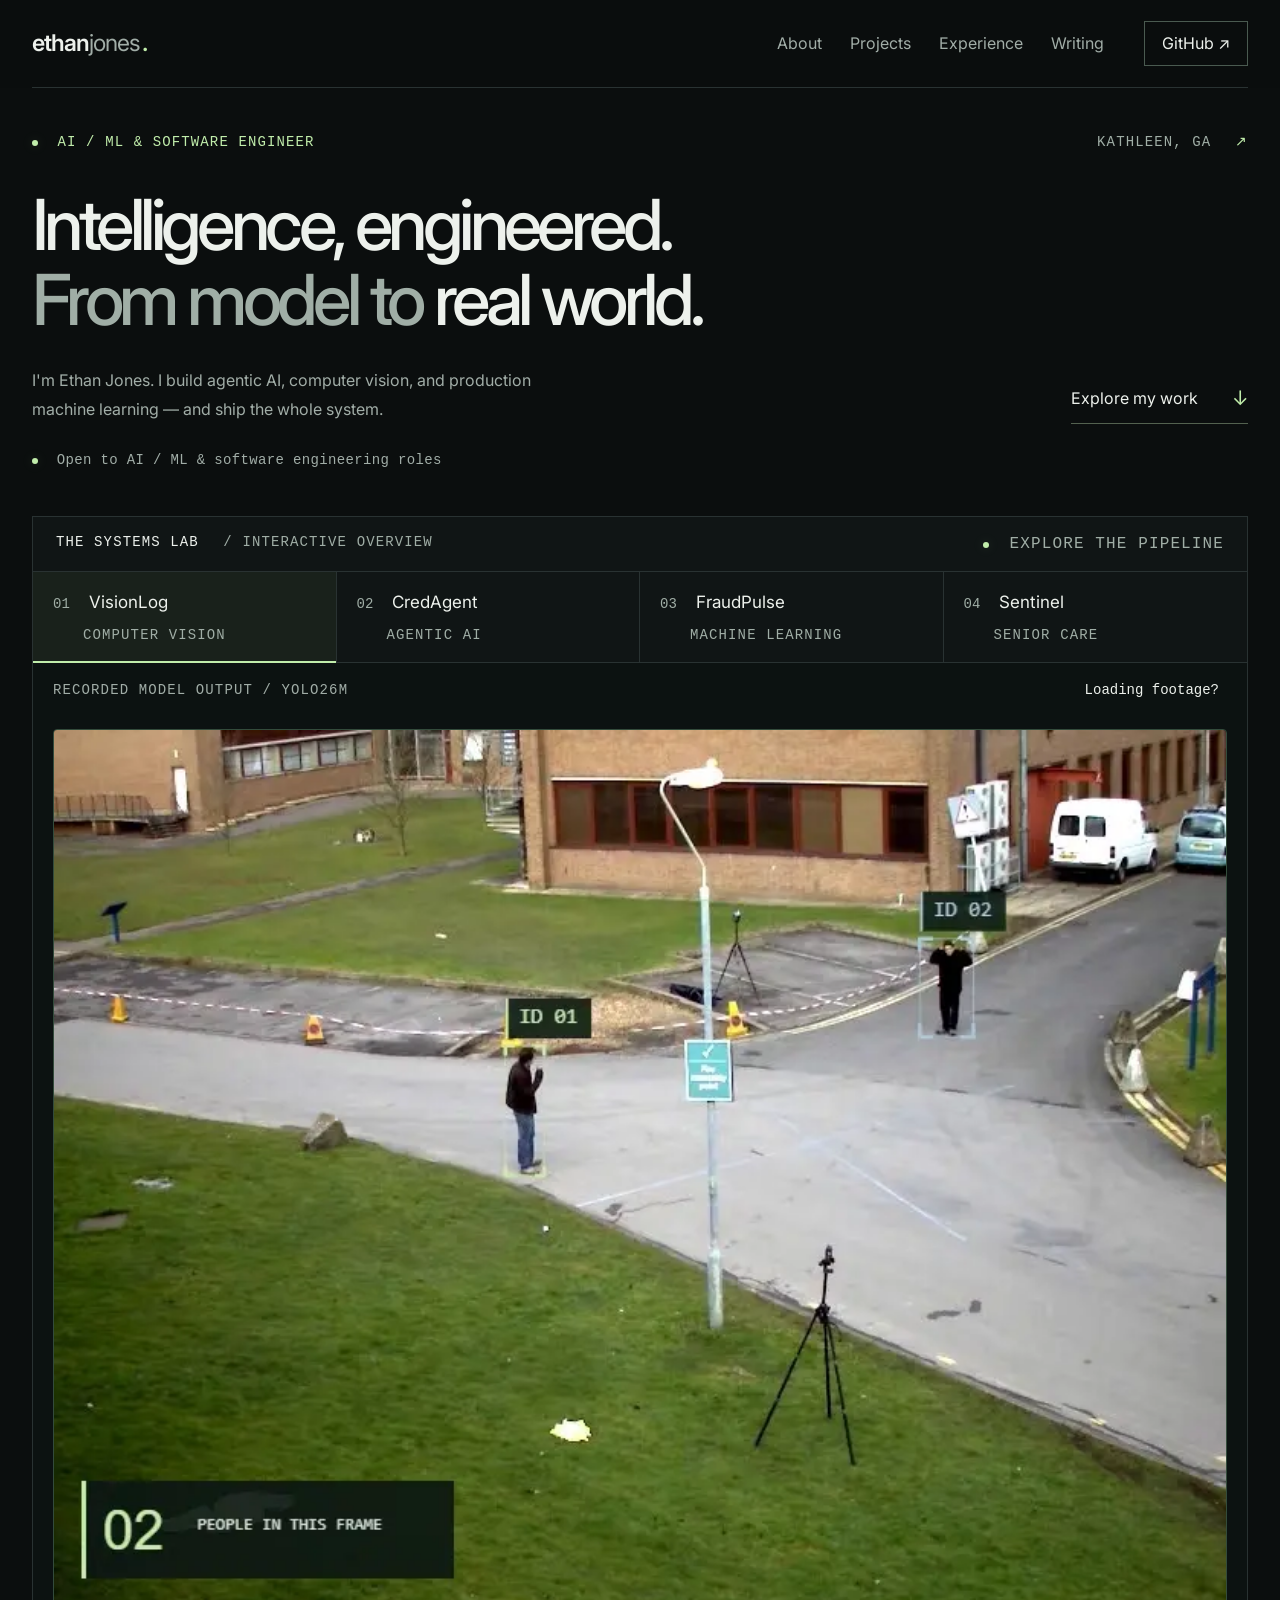
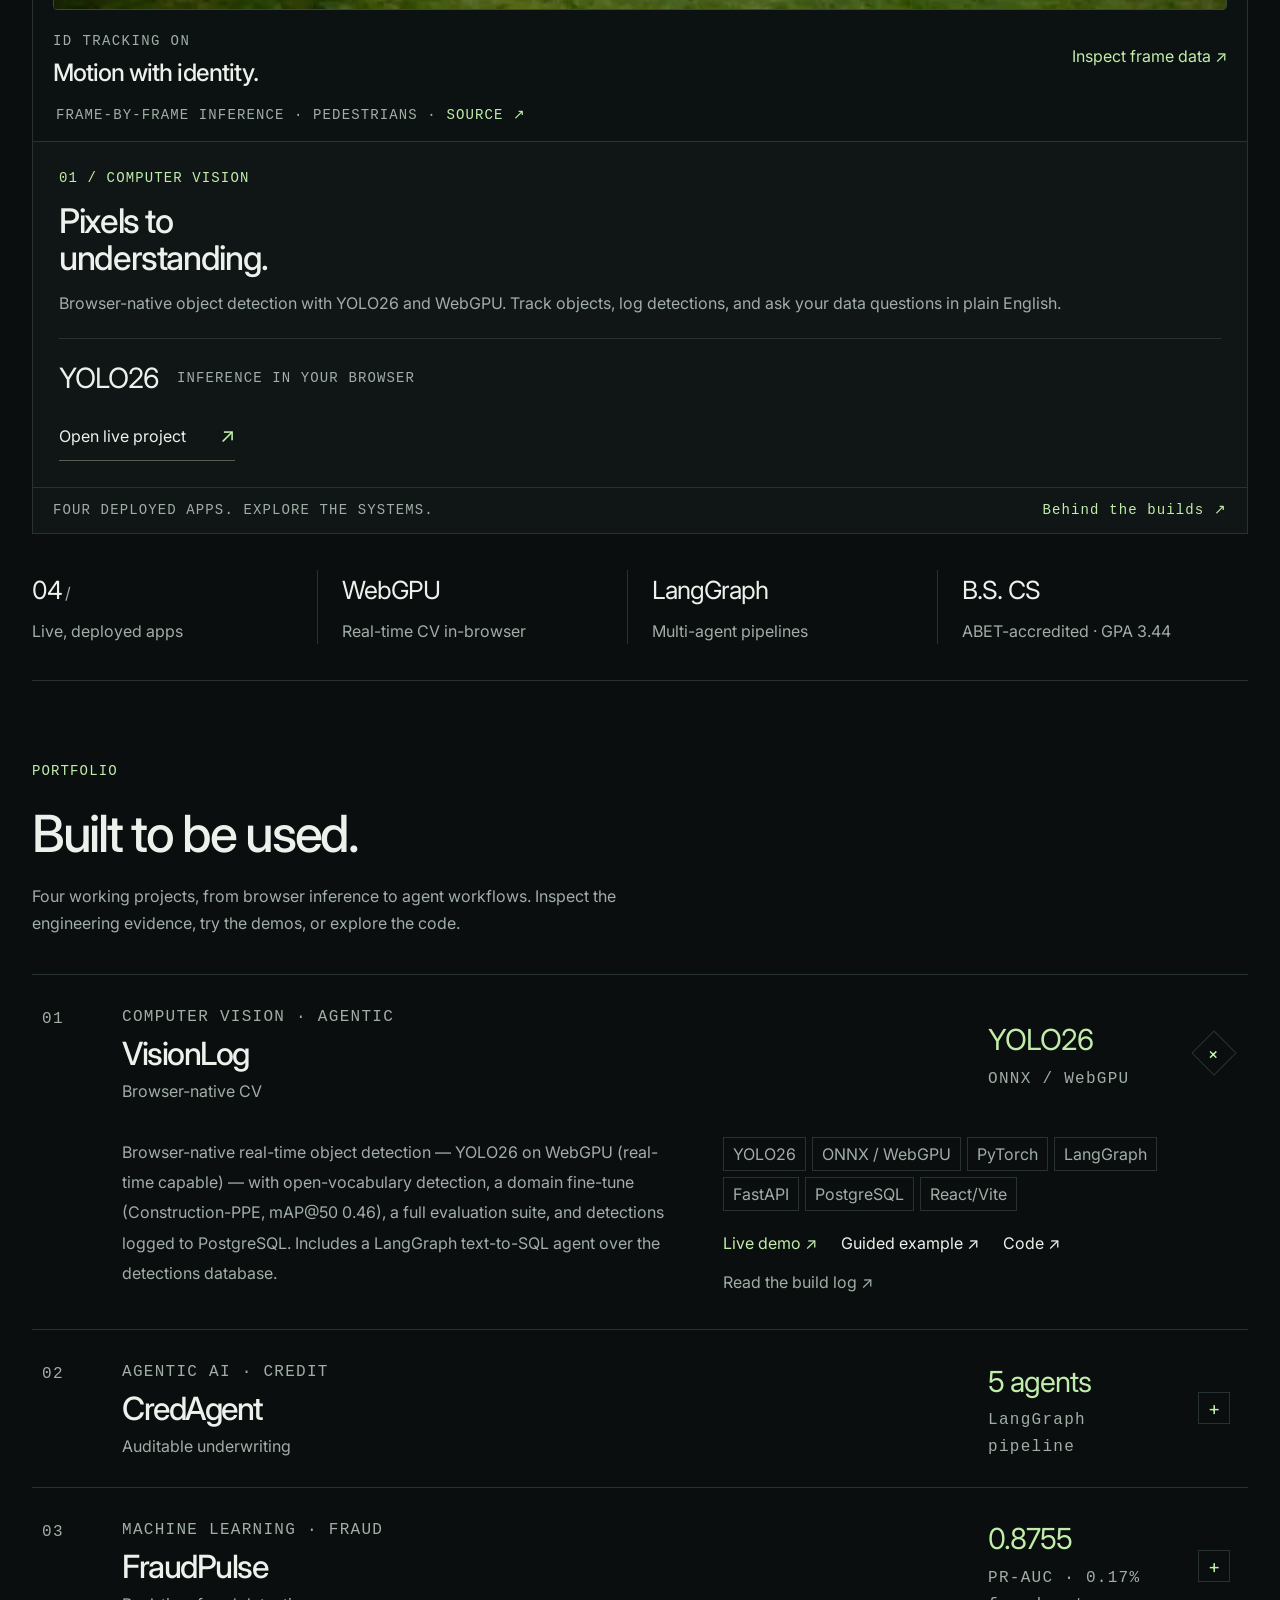
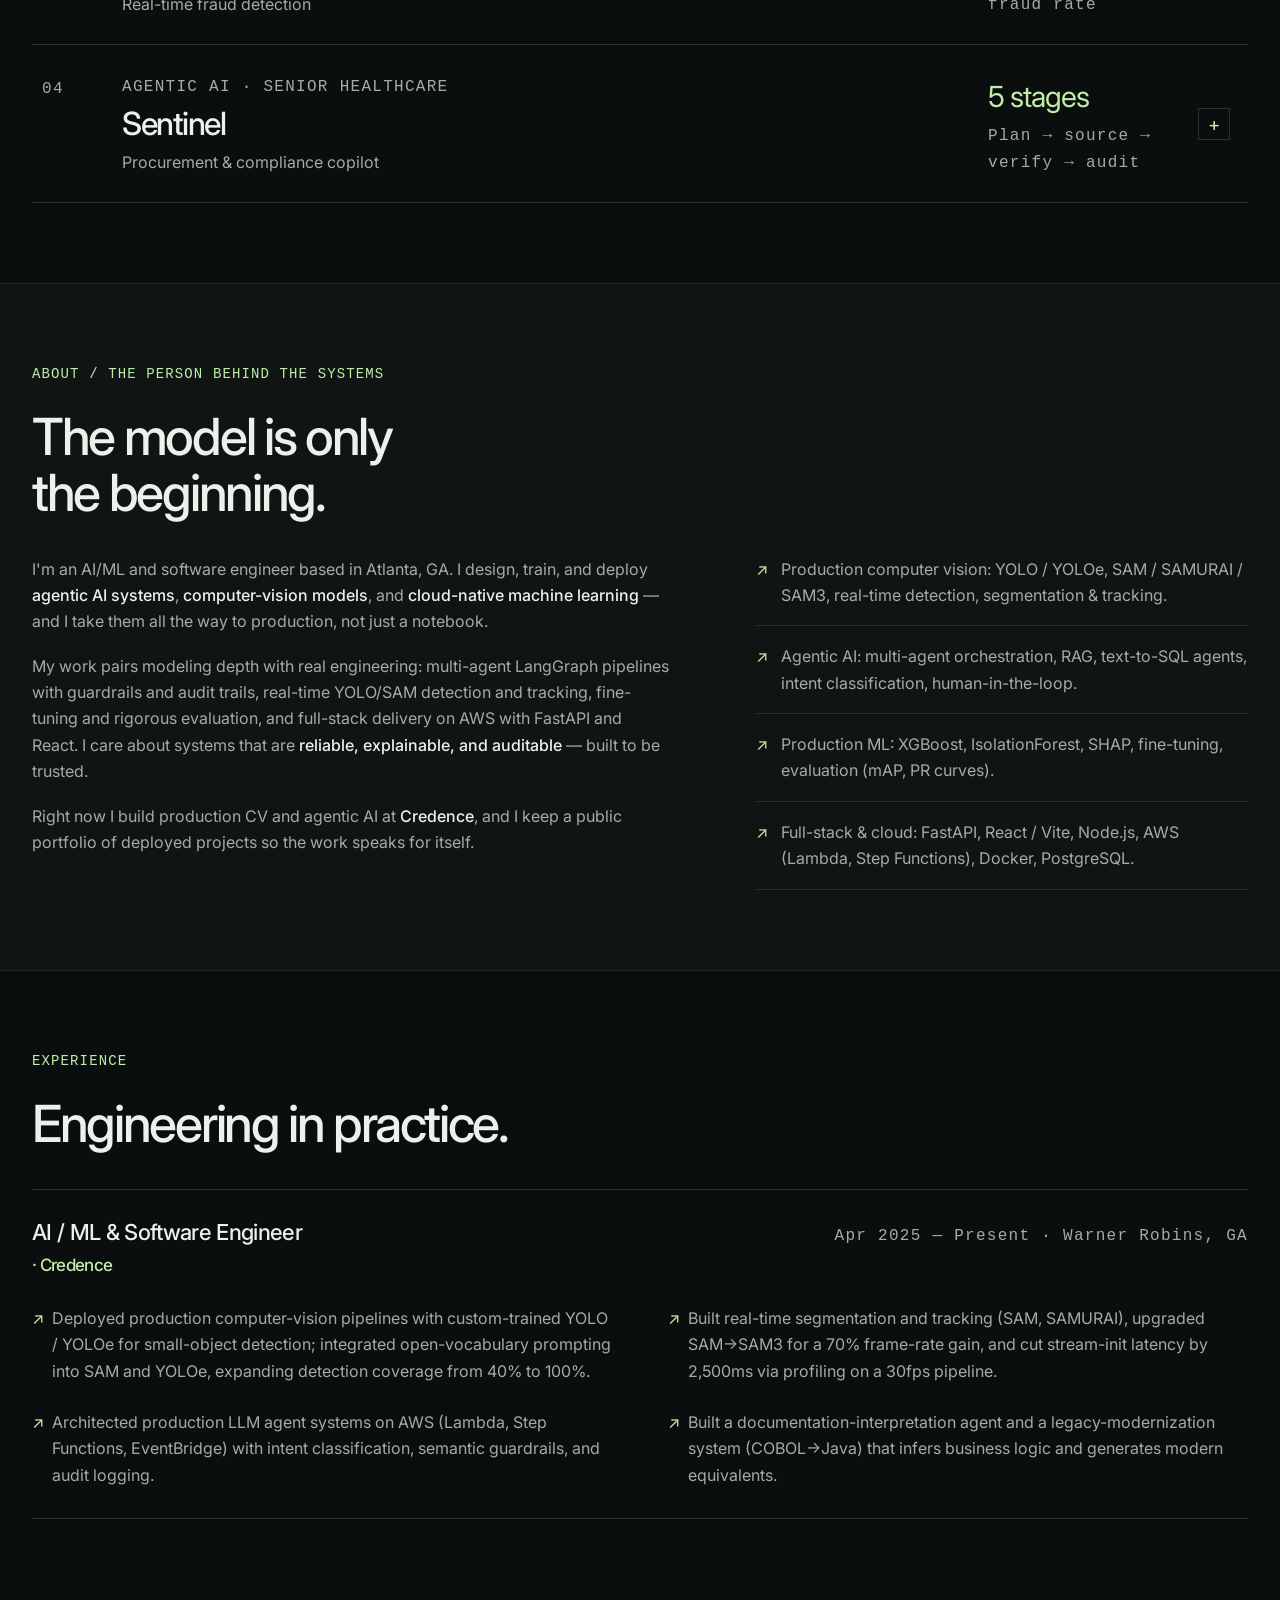
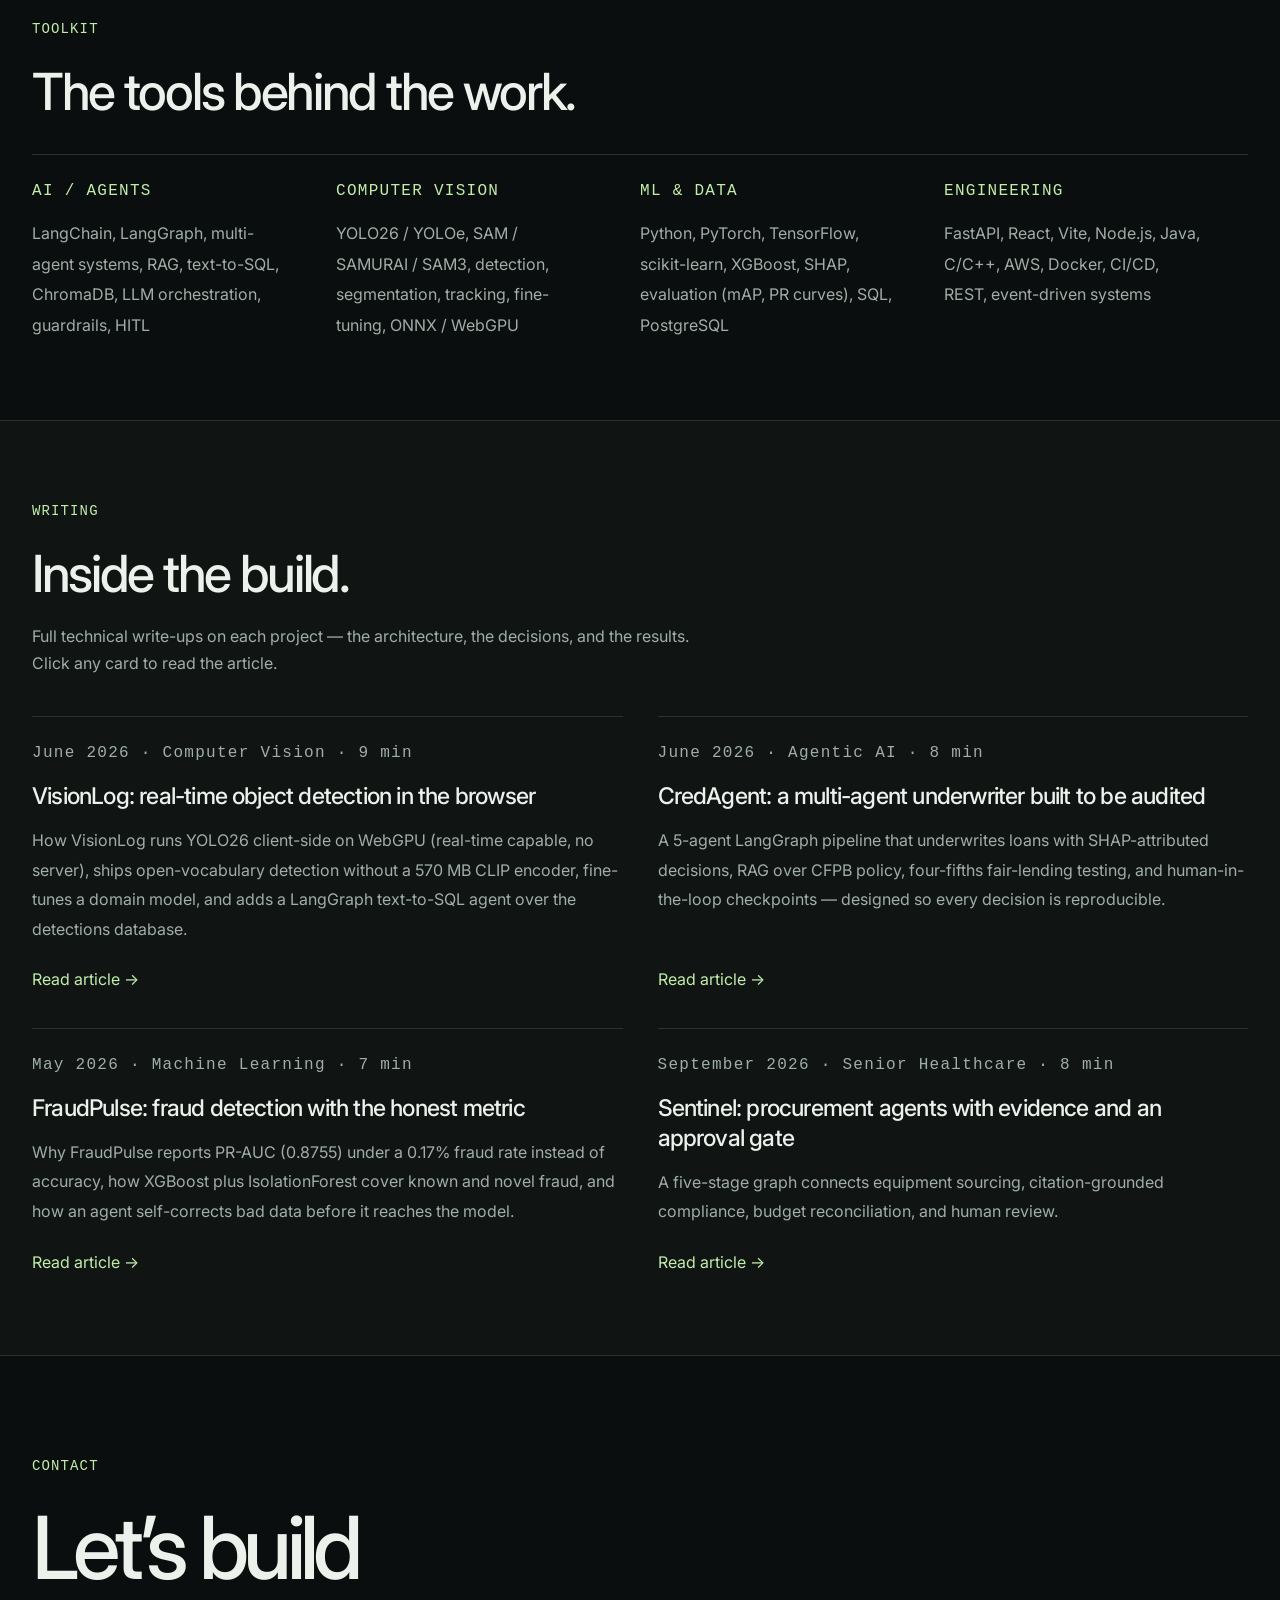
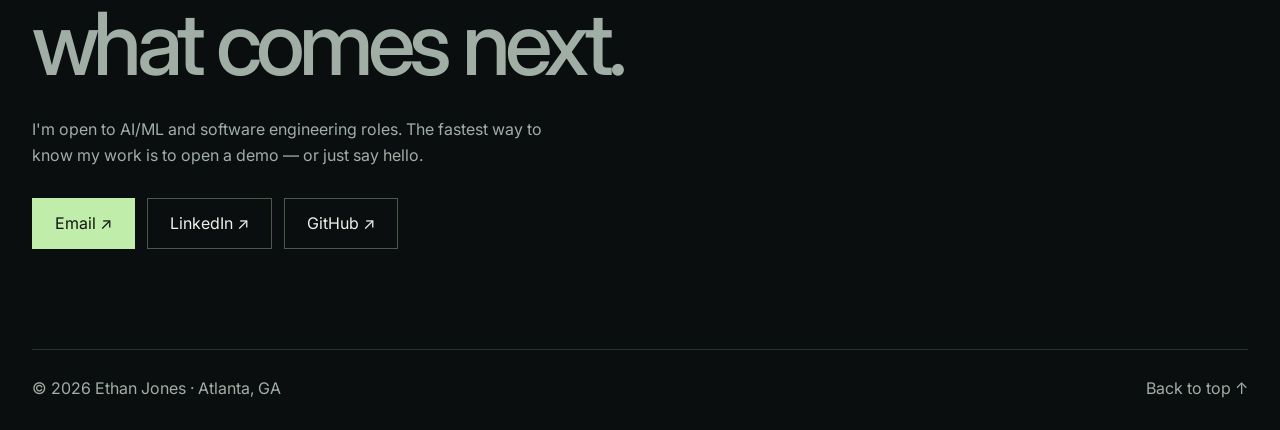
<file: index.html>
<!DOCTYPE html>
<html lang="en">
<head>
<meta charset="UTF-8" />
<meta name="viewport" content="width=device-width, initial-scale=1.0" />
<title>Ethan Jones — AI / ML &amp; Software Engineer</title>
<meta name="description" content="Ethan Jones — AI/ML and software engineer building agentic AI, computer vision, and production machine learning. Four deployed projects across computer vision, finance, and senior-care procurement." />
<link rel="preconnect" href="https://fonts.googleapis.com" />
<link rel="preconnect" href="https://fonts.gstatic.com" crossorigin />
<link href="https://fonts.googleapis.com/css2?family=Space+Grotesk:wght@400;500;600;700&family=Inter:wght@400;500;600&display=swap" rel="stylesheet" />
<link rel="stylesheet" href="assets/style.css?v=evidence8" />
<link rel="canonical" href="https://ethanjgithub.github.io/" />
<meta property="og:title" content="Ethan Jones — AI / ML &amp; Software Engineer" />
<meta property="og:description" content="Ethan Jones — AI/ML and software engineer building agentic AI, computer vision, and production machine learning. Four deployed projects across computer vision, finance, and senior-care procurement." />
<meta property="og:type" content="website" />
<meta property="og:url" content="https://ethanjgithub.github.io/" />
<meta property="og:site_name" content="Ethan Jones" />
<meta property="og:locale" content="en_US" />
<meta property="og:image" content="https://ethanjgithub.github.io/assets/social-card.png" />
<meta property="og:image:secure_url" content="https://ethanjgithub.github.io/assets/social-card.png" />
<meta property="og:image:type" content="image/png" />
<meta property="og:image:width" content="1200" />
<meta property="og:image:height" content="630" />
<meta property="og:image:alt" content="Ethan Jones: AI and software engineering. VisionLog, CredAgent, FraudPulse and Sentinel." />
<meta name="twitter:card" content="summary_large_image" />
<meta name="twitter:title" content="Ethan Jones — AI / ML &amp; Software Engineer" />
<meta name="twitter:description" content="Ethan Jones — AI/ML and software engineer building agentic AI, computer vision, and production machine learning. Four deployed projects across computer vision, finance, and senior-care procurement." />
<meta name="twitter:image" content="https://ethanjgithub.github.io/assets/social-card.png" />
<meta name="theme-color" content="#0b1010" />
<link rel="icon" href="https://ethanjgithub.github.io/assets/favicon.svg" type="image/svg+xml" />
<link rel="apple-touch-icon" href="https://ethanjgithub.github.io/assets/apple-touch-icon.png" />
<script type="application/ld+json">{"@context": "https://schema.org", "@graph": [{"@type": "Person", "@id": "https://ethanjgithub.github.io/#ethan-jones", "name": "Ethan Jones", "url": "https://ethanjgithub.github.io/", "jobTitle": "AI / ML and Software Engineer", "sameAs": ["https://github.com/EthanJGithub"], "knowsAbout": ["Computer vision", "Machine learning", "Agentic AI", "Software engineering"]}, {"@type": "WebSite", "@id": "https://ethanjgithub.github.io/#website", "url": "https://ethanjgithub.github.io/", "name": "Ethan Jones", "publisher": {"@id": "https://ethanjgithub.github.io/#ethan-jones"}}, {"@type": "ProfilePage", "@id": "https://ethanjgithub.github.io/#page", "url": "https://ethanjgithub.github.io/", "name": "Ethan Jones — AI / ML & Software Engineer", "description": "Ethan Jones — AI/ML and software engineer building agentic AI, computer vision, and production machine learning. Four deployed projects across computer vision, finance, and senior-care procurement.", "isPartOf": {"@id": "https://ethanjgithub.github.io/#website"}, "mainEntity": {"@id": "https://ethanjgithub.github.io/#ethan-jones"}}]}</script>
</head>
<body><a class="skip-link" href="#main">Skip to content</a>

<nav aria-label="Main navigation">
  <div class="wrap nav-inner">
    <a href="#top" class="logo">ethan<span class="logo-light">jones</span><span class="logo-dot">.</span></a>
    <button class="menu-toggle" aria-expanded="false" aria-controls="nav-links">Menu <span aria-hidden="true">+</span></button><div class="nav-links" id="nav-links">
      <a href="#about">About</a>
      <a href="#projects">Projects</a>
      <a href="#experience">Experience</a>
      <a href="#writing">Writing</a>
      <a href="https://github.com/EthanJGithub" target="_blank" rel="noopener" class="nav-cta">GitHub ↗</a>
    </div>
  </div>
</nav>

<main id="main">
<header class="hero" id="top">
  <div class="wrap">
    <div class="hero-topline"><span class="eyebrow"><i></i> AI / ML &amp; SOFTWARE ENGINEER</span><span class="location">KATHLEEN, GA <span aria-hidden="true">↗</span></span></div>
    <h1>Intelligence, engineered.<br><span>From model to <em>real world.</em></span></h1>
    <div class="hero-bottom"><p>I'm Ethan Jones. I build agentic AI, computer vision, and production machine learning — and ship the whole system.</p><a class="text-link" href="#projects">Explore my work <span aria-hidden="true">↓</span></a></div>
    <div class="hero-status"><span class="status-dot"></span> Open to AI / ML &amp; software engineering roles</div>
  </div>
</header>
<section class="showcase wrap" aria-labelledby="showcase-title">
  <div class="showcase-bar"><span id="showcase-title">THE SYSTEMS LAB <span class="muted">/ INTERACTIVE OVERVIEW</span></span><span class="lab-indicator"><i></i> EXPLORE THE PIPELINE</span></div>
  <div class="lab-tabs" role="tablist" aria-label="Explore a project">
    <button id="tab-vision" role="tab" aria-selected="true" aria-controls="lab-panel" data-project="vision" tabindex="0"><span>01</span> VisionLog <small>COMPUTER VISION</small></button>
    <button id="tab-credit" role="tab" aria-selected="false" aria-controls="lab-panel" data-project="credit" tabindex="-1"><span>02</span> CredAgent <small>AGENTIC AI</small></button>
    <button id="tab-fraud" role="tab" aria-selected="false" aria-controls="lab-panel" data-project="fraud" tabindex="-1"><span>03</span> FraudPulse <small>MACHINE LEARNING</small></button>
    <button id="tab-sentinel" role="tab" aria-selected="false" aria-controls="lab-panel" data-project="sentinel" tabindex="-1"><span>04</span> Sentinel <small>SENIOR CARE</small></button>
  </div>
  <div class="lab-body" id="lab-panel" data-project="vision" role="tabpanel" aria-labelledby="tab-vision" tabindex="0">
    <div class="lab-visual" id="lab-visual" data-project="vision"><div class="real-output" id="real-output"><div class="detection-image"><video id="detection-video" controls muted loop playsinline preload="auto" data-src="assets/visionlog-tracking-v3.mp4" poster="assets/visionlog-tracking-v3.webp" width="768" height="576" aria-label="Recorded VisionLog pedestrian detection: real moving footage with detections computed for every frame"></video></div><div class="result-summary"><div><span class="result-eyebrow">ID TRACKING ON</span><h3>Motion with identity.</h3></div><a href="assets/visionlog-tracking-v3.json" target="_blank" rel="noopener">Inspect frame data &#8599;</a></div></div><div id="credit-graphic" class="credit-graphic" hidden aria-label="CredAgent architecture: application validation, explained risk scoring and retrieved policy evidence feed a decision record, human review and an audit trail">
<svg class="credit-connections" viewBox="0 0 760 470" preserveAspectRatio="none" aria-hidden="true"><path d="M160 105H250Q275 105 275 145H380 M160 315H250Q275 315 275 260H380 M600 105H510Q485 105 485 145H380 M380 260H485Q510 260 510 315H600 M380 310V440"/></svg>
<div class="credit-card credit-intake"><span class="credit-step">01 / APPLICATION</span><div class="credit-icon" aria-hidden="true"><span class="credit-sheet"></span><span class="credit-sheet"></span><span class="credit-sheet"></span></div><h3>Start with the facts.</h3><p>Validate the application.<br>Normalize the features.</p><div class="credit-chips"><span>Income</span><span>Credit history</span></div></div>
<div class="credit-card credit-risk"><span class="credit-step">02 / RISK ANALYSIS</span><div class="credit-bars" aria-label="Illustrative SHAP feature contribution diagram"><span></span><span></span><span></span><span></span><i></i></div><h3>Explain the score.</h3><p>XGBoost risk estimate.<br>SHAP feature contributions.</p><div class="credit-tag">MODEL + ATTRIBUTION</div></div>
<div class="credit-dossier"><div class="credit-paper"><span class="credit-step">04 / DECISION RECORD</span><div class="credit-document-icon" aria-hidden="true">C<span>AGENT</span></div><h3>One decision.<br>Every reason.</h3><div class="credit-record-line"><span>01</span><div>Application context<small>Validated features</small></div></div><div class="credit-record-line"><span>02</span><div>Risk explanation<small>Model + SHAP evidence</small></div></div><div class="credit-record-line"><span>03</span><div>Policy references<small>Retrieved source passages</small></div></div><div class="credit-record-line"><span>04</span><div>Decision rationale<small>Reasons carried forward</small></div></div><div class="credit-stamp"><i></i> HUMAN CHECKPOINT</div></div><span class="credit-dossier-caption">SHARED STATE / LANGGRAPH</span></div>
<div class="credit-card credit-policy"><span class="credit-step">03 / POLICY EVIDENCE</span><div class="credit-books" aria-hidden="true"><i></i><i></i><i></i><span>&#167;</span></div><h3>Ground it in policy.</h3><p>Retrieve relevant passages.<br>Connect findings to sources.</p><div class="credit-tag">RETRIEVAL &#8594; CITATIONS</div></div>
<div class="credit-card credit-review"><span class="credit-step">HUMAN REVIEW</span><div class="credit-review-icon" aria-hidden="true"><svg viewBox="0 0 72 46"><circle cx="25" cy="12" r="8"/><path d="M9 42V34Q9 23 25 23T41 34V42 M46 28L53 35L68 17"/></svg></div><h3>Keep people in control.</h3><p>Inspect the evidence.<br>Review the proposed decision.</p><div class="credit-tag">REVIEW BEFORE HANDOFF</div></div>
<div class="credit-audit"><div><span class="credit-step">05 / AUDIT TRAIL</span><strong>A traceable chain of decisions.</strong></div><div class="credit-ledger" aria-label="Inputs, evidence, decision and log"><span>INPUTS</span><i></i><span>EVIDENCE</span><i></i><span>DECISION</span><i></i><span>LOG</span></div></div>
</div><div id="sentinel-graphic" class="sentinel-graphic" hidden aria-label="Sentinel architecture: equipment and evidence flow through a senior-care facility plan to human approval">
<div class="sentinel-map"><svg viewBox="0 0 760 440" role="img" aria-labelledby="sentinel-map-title"><title id="sentinel-map-title">A care facility surrounded by sourcing, compliance and budget services</title><defs><linearGradient id="care-fill" x2="1" y2="1"><stop stop-color="#233c45"/><stop offset="1" stop-color="#111e22"/></linearGradient><radialGradient id="care-glow"><stop stop-color="#95c9c5" stop-opacity=".15"/><stop offset="1" stop-color="#95c9c5" stop-opacity="0"/></radialGradient></defs>
<ellipse cx="380" cy="235" rx="240" ry="190" fill="url(#care-glow)"/><ellipse cx="380" cy="235" rx="245" ry="155" fill="none" stroke="#314b4d" stroke-dasharray="3 9"/>
<g fill="none" stroke="#42646a"><path class="care-flow" d="M140 125 Q240 125 295 205 M620 125 Q520 125 465 205 M145 335 Q240 330 298 275 M615 335 Q525 330 464 275"/></g>
<g transform="translate(268 124)"><path d="M0 50L112 0 224 50 112 104Z" fill="#28434a" stroke="#648f91"/><path d="M0 50V190L112 244V104Z" fill="#142b32" stroke="#648f91"/><path d="M224 50V190L112 244V104Z" fill="url(#care-fill)" stroke="#648f91"/><path d="M112 104V244" stroke="#93b9ad"/>
<g stroke="#709696" fill="#29444b"><path d="M20 82L45 94V120L20 108Z M63 103L88 115V141L63 129Z M20 130L45 142V168L20 156Z M63 151L88 163V189L63 177Z"/><path d="M138 115L163 103V129L138 141Z M180 95L205 83V109L180 121Z M138 164L163 152V178L138 190Z M180 144L205 132V158L180 170Z"/></g>
<path d="M99 28H125V40H138V58H125V70H99V58H86V40H99Z" fill="#c1e8cd"/>
</g>
<g class="care-node" transform="translate(50 77)"><rect width="200" height="74" rx="8" fill="#13242a" stroke="#47656b"/><text x="16" y="26" fill="#a6cbd1" font-size="18" letter-spacing="2">01 / SOURCING</text><text x="16" y="51" fill="#e7efe9" font-size="18">Equipment + terms</text></g>
<g class="care-node" transform="translate(528 77)"><rect width="200" height="74" rx="8" fill="#13242a" stroke="#47656b"/><text x="16" y="26" fill="#a6cbd1" font-size="18" letter-spacing="2">02 / EVIDENCE</text><text x="16" y="51" fill="#e7efe9" font-size="18">Citation or abstain</text></g>
<g class="care-node" transform="translate(50 307)"><rect width="200" height="74" rx="8" fill="#13242a" stroke="#47656b"/><text x="16" y="26" fill="#a6cbd1" font-size="18" letter-spacing="2">03 / BUDGET</text><text x="16" y="51" fill="#e7efe9" font-size="18">Reconcile budget</text></g>
<g class="care-node" transform="translate(528 307)"><rect width="200" height="74" rx="8" fill="#192b27" stroke="#729a73"/><text x="16" y="26" fill="#c1e8ad" font-size="18" letter-spacing="2">04 / REVIEW</text><text x="16" y="51" fill="#e7efe9" font-size="18">Review the order</text></g>
<g class="care-orbit"><circle cx="380" cy="80" r="5" fill="#c1e8ad"/><circle cx="380" cy="390" r="4" fill="#86b9d4"/></g>
<text x="380" y="414" fill="#9ab8b3" text-anchor="middle" font-size="18" letter-spacing="3">THE FACILITY IS THE CENTER OF THE PLAN</text></svg></div>
<div class="sentinel-mobile-key"><div><strong>Sourcing</strong>Equipment + contracts</div><div><strong>Evidence</strong>Citation or abstain</div><div><strong>Budget</strong>Reconcile + re-source</div><div><strong>Human review</strong>Review before ordering</div></div><div class="sentinel-map-footer"><span><i></i> CONNECTED CARE OPERATIONS</span><span>PLAN &#8594; VERIFY &#8594; APPROVE</span></div></div><div id="fraud-key" class="fraud-key" hidden><strong>Anomaly signals</strong><span>XGBoost + IsolationForest</span></div><canvas id="system-canvas" aria-label="Illustrative computer vision pipeline with tracked objects" role="img"></canvas><div class="visual-label"><span id="visual-caption">RECORDED MODEL OUTPUT / YOLO26M</span><button id="motion-toggle" aria-pressed="false">Pause animation <span aria-hidden="true">Ⅱ</span></button></div><span class="visual-note" id="visual-note">FRAME-BY-FRAME INFERENCE &middot; PEDESTRIANS &middot; <a href="https://github.com/opencv/opencv/blob/4.x/samples/data/vtest.avi" target="_blank" rel="noopener">SOURCE &#8599;</a></span></div>
    <div class="lab-copy"><span class="eyebrow" id="lab-category">01 / COMPUTER VISION</span><h2 id="lab-heading">Pixels to<br>understanding.</h2><p id="lab-description">Browser-native object detection with YOLO26 and WebGPU. Track objects, log detections, and ask your data questions in plain English.</p><div class="lab-metric"><strong id="lab-metric">YOLO26</strong><span id="lab-metric-label">INFERENCE IN YOUR BROWSER</span></div><a id="lab-demo" class="text-link" href="https://vision-log-lilac.vercel.app" target="_blank" rel="noopener">Open live project <span aria-hidden="true">↗</span></a></div>
  </div>
  <div class="lab-footer"><span>FOUR DEPLOYED APPS. EXPLORE THE SYSTEMS.</span><a href="#writing">Behind the builds ↗</a></div>
</section>
<div class="wrap stats">
 <div class="stat"><div class="n">04<span> /</span></div><div class="l">Live, deployed apps</div></div>
 <div class="stat"><div class="n">WebGPU</div><div class="l">Real-time CV in-browser</div></div>
 <div class="stat"><div class="n">LangGraph</div><div class="l">Multi-agent pipelines</div></div>
 <div class="stat"><div class="n">B.S. CS</div><div class="l">ABET-accredited · GPA 3.44</div></div>
</div>


<section id="projects">
  <div class="wrap">
    <span class="kicker">Portfolio</span>
    <h2 class="h2">Built to be used.</h2>
    <p class="lead">Four working projects, from browser inference to agent workflows. <a href="demos/engineering-evidence.html">Inspect the engineering evidence</a>, try the demos, or explore the code.</p>
    <div class="proj-grid">

      <details class="project-row" open><summary><span class="project-number">01</span><div class="project-title"><span class="ptag">Computer Vision · Agentic</span><h3>VisionLog</h3><span class="project-subtitle">Browser-native CV</span></div><div class="project-metric"><strong>YOLO26</strong><span>ONNX / WebGPU</span></div><span class="expand-icon" aria-hidden="true">+</span></summary><div class="project-body"><p>Browser-native real-time object detection — YOLO26 on WebGPU (real-time capable) — with open-vocabulary detection, a domain fine-tune (Construction-PPE, mAP@50 0.46), a full evaluation suite, and detections logged to PostgreSQL. Includes a LangGraph text-to-SQL agent over the detections database.</p><div><div class="tech"><span>YOLO26</span><span>ONNX / WebGPU</span><span>PyTorch</span><span>LangGraph</span><span>FastAPI</span><span>PostgreSQL</span><span>React/Vite</span></div><div class="card-links">
          <a class="demo" href="https://vision-log-lilac.vercel.app" target="_blank" rel="noopener">Live demo ↗</a>
          <a href="demos/visionlog.html">Guided example ↗</a>
          <a href="https://github.com/EthanJGithub/VisionLog" target="_blank" rel="noopener">Code ↗</a>
        </div><a class="project-article" href="articles/visionlog.html">Read the build log ↗</a></div></div></details>

      <details class="project-row"><summary><span class="project-number">02</span><div class="project-title"><span class="ptag">Agentic AI · Credit</span><h3>CredAgent</h3><span class="project-subtitle">Auditable underwriting</span></div><div class="project-metric"><strong>5 agents</strong><span>LangGraph pipeline</span></div><span class="expand-icon" aria-hidden="true">+</span></summary><div class="project-body"><p>A five-stage LangGraph prototype for loan decision support — Ingestion → Risk Scoring → Policy Compliance → Decision → Audit — with human-in-the-loop checkpoints, RAG over policy, a persisted audit trail, and an XGBoost risk model explained with SHAP. Separate-test ROC-AUC: 0.7803 with full history and 0.7459 with actual form inputs.</p><div><div class="tech"><span>LangGraph</span><span>RAG</span><span>ChromaDB</span><span>XGBoost</span><span>SHAP</span><span>FastAPI</span><span>React/Vite</span></div><div class="card-links">
          <a class="demo" href="demos/credagent.html">Explore example ↗</a>
          <a href="demos/credagent.html">Guided example ↗</a>
          <a href="https://github.com/EthanJGithub/CredAgent" target="_blank" rel="noopener">Code ↗</a>
        </div><a class="project-article" href="articles/credagent.html">Read the build log ↗</a></div></div></details>

      <details class="project-row"><summary><span class="project-number">03</span><div class="project-title"><span class="ptag">Machine Learning · Fraud</span><h3>FraudPulse</h3><span class="project-subtitle">Real-time fraud detection</span></div><div class="project-metric"><strong>0.8755</strong><span>PR-AUC · 0.17% fraud rate</span></div><span class="expand-icon" aria-hidden="true">+</span></summary><div class="project-body"><p>A real-time fraud-detection service combining supervised XGBoost with unsupervised IsolationForest — reported on PR-AUC under extreme class imbalance (0.8755 at a 0.17% fraud rate). Ships a FastAPI scoring API, a live stream simulator, an operations dashboard, and an agentic data-onboarding agent.</p><div><div class="tech"><span>XGBoost</span><span>IsolationForest</span><span>SHAP</span><span>FastAPI</span><span>React/Vite</span><span>Agentic</span></div><div class="card-links">
          <a class="demo" href="https://fraud-pulse.vercel.app" target="_blank" rel="noopener">Live demo ↗</a>
          <a href="demos/fraudpulse.html">Guided example ↗</a>
          <a href="https://github.com/EthanJGithub/FraudPulse" target="_blank" rel="noopener">Code ↗</a>
        </div><a class="project-article" href="articles/fraudpulse.html">Read the build log ↗</a></div></div></details>

      <details class="project-row"><summary><span class="project-number">04</span><div class="project-title"><span class="ptag">Agentic AI · Senior Healthcare</span><h3>Sentinel</h3><span class="project-subtitle">Procurement &amp; compliance copilot</span></div><div class="project-metric"><strong>5 stages</strong><span>Plan → source → verify → audit</span></div><span class="expand-icon" aria-hidden="true">+</span></summary><div class="project-body"><p>A senior-care procurement prototype that turns a facility request into an equipment plan. LangGraph coordinates sourcing, citation-grounded compliance checks, budget reconciliation, and an audit trail before human approval. Built with a Python agent, C# catalog service, TypeScript MCP tools, and a React console. Connects equipment planning with public regulation references and contract-aware sourcing. The console offers a labeled sample mode when its backend is unavailable.</p><div><div class="tech"><span>LangGraph</span><span>RAG</span><span>MCP</span><span>FastAPI</span><span>C# / ASP.NET Core</span><span>TypeScript / React</span><span>PostgreSQL</span><span>Docker</span><span>Terraform</span></div><div class="card-links"><a class="demo" href="https://sentinel-console-gamma.vercel.app" target="_blank" rel="noopener">Live console ↗</a><a href="demos/sentinel.html">Guided example ↗</a>
          <a href="https://github.com/EthanJGithub/Sentinel" target="_blank" rel="noopener">Code ↗</a></div><a class="project-article" href="articles/sentinel.html">Read the build log &#8599;</a></div></div></details>

    </div>
  </div>
</section>
<section id="about">
  <div class="wrap">
    <span class="kicker">About / The person behind the systems</span>
    <h2 class="h2">The model is only<br>the beginning.</h2>
    <div class="about-grid">
      <div>
        <p>I'm an AI/ML and software engineer based in Atlanta, GA. I design, train, and deploy <b>agentic AI systems</b>, <b>computer-vision models</b>, and <b>cloud-native machine learning</b> — and I take them all the way to production, not just a notebook.</p>
        <p>My work pairs modeling depth with real engineering: multi-agent LangGraph pipelines with guardrails and audit trails, real-time YOLO/SAM detection and tracking, fine-tuning and rigorous evaluation, and full-stack delivery on AWS with FastAPI and React. I care about systems that are <b>reliable, explainable, and auditable</b> — built to be trusted.</p>
        <p>Right now I build production CV and agentic AI at <b>Credence</b>, and I keep a public portfolio of deployed projects so the work speaks for itself.</p>
      </div>
      <ul class="hl">
        <li>Production computer vision: YOLO / YOLOe, SAM / SAMURAI / SAM3, real-time detection, segmentation &amp; tracking.</li>
        <li>Agentic AI: multi-agent orchestration, RAG, text-to-SQL agents, intent classification, human-in-the-loop.</li>
        <li>Production ML: XGBoost, IsolationForest, SHAP, fine-tuning, evaluation (mAP, PR curves).</li>
        <li>Full-stack &amp; cloud: FastAPI, React / Vite, Node.js, AWS (Lambda, Step Functions), Docker, PostgreSQL.</li>
      </ul>
    </div>
  </div>
</section>

<section id="experience">
  <div class="wrap">
    <span class="kicker">Experience</span>
    <h2 class="h2">Engineering in practice.</h2>
    <div class="xp">
      <div class="xp-head">
        <h3>AI / ML &amp; Software Engineer <span class="co">· Credence</span></h3>
        <span class="when">Apr 2025 — Present · Warner Robins, GA</span>
      </div>
      <ul>
        <li>Deployed production computer-vision pipelines with custom-trained YOLO / YOLOe for small-object detection; integrated open-vocabulary prompting into SAM and YOLOe, expanding detection coverage from 40% to 100%.</li>
        <li>Built real-time segmentation and tracking (SAM, SAMURAI), upgraded SAM→SAM3 for a 70% frame-rate gain, and cut stream-init latency by 2,500ms via profiling on a 30fps pipeline.</li>
        <li>Architected production LLM agent systems on AWS (Lambda, Step Functions, EventBridge) with intent classification, semantic guardrails, and audit logging.</li>
        <li>Built a documentation-interpretation agent and a legacy-modernization system (COBOL→Java) that infers business logic and generates modern equivalents.</li>
      </ul>
    </div>
  </div>
</section>

<section id="skills">
  <div class="wrap">
    <span class="kicker">Toolkit</span>
    <h2 class="h2">The tools behind the work.</h2>
    <div class="skills">
      <div class="skill"><h4>AI / Agents</h4><p>LangChain, LangGraph, multi-agent systems, RAG, text-to-SQL, ChromaDB, LLM orchestration, guardrails, HITL</p></div>
      <div class="skill"><h4>Computer Vision</h4><p>YOLO26 / YOLOe, SAM / SAMURAI / SAM3, detection, segmentation, tracking, fine-tuning, ONNX / WebGPU</p></div>
      <div class="skill"><h4>ML &amp; Data</h4><p>Python, PyTorch, TensorFlow, scikit-learn, XGBoost, SHAP, evaluation (mAP, PR curves), SQL, PostgreSQL</p></div>
      <div class="skill"><h4>Engineering</h4><p>FastAPI, React, Vite, Node.js, Java, C/C++, AWS, Docker, CI/CD, REST, event-driven systems</p></div>
    </div>
  </div>
</section>

<section id="writing">
  <div class="wrap">
    <span class="kicker">Writing</span>
    <h2 class="h2">Inside the build.</h2>
    <p class="lead">Full technical write-ups on each project — the architecture, the decisions, and the results. Click any card to read the article.</p>
    <div class="posts">
      <a class="post" href="articles/visionlog.html">
        <div class="date">June 2026 · Computer Vision · 9 min</div>
        <h3>VisionLog: real-time object detection in the browser</h3>
        <p>How VisionLog runs YOLO26 client-side on WebGPU (real-time capable, no server), ships open-vocabulary detection without a 570 MB CLIP encoder, fine-tunes a domain model, and adds a LangGraph text-to-SQL agent over the detections database.</p>
        <span class="read">Read article →</span>
      </a>
      <a class="post" href="articles/credagent.html">
        <div class="date">June 2026 · Agentic AI · 8 min</div>
        <h3>CredAgent: a multi-agent underwriter built to be audited</h3>
        <p>A 5-agent LangGraph pipeline that underwrites loans with SHAP-attributed decisions, RAG over CFPB policy, four-fifths fair-lending testing, and human-in-the-loop checkpoints — designed so every decision is reproducible.</p>
        <span class="read">Read article →</span>
      </a>
      <a class="post" href="articles/fraudpulse.html">
        <div class="date">May 2026 · Machine Learning · 7 min</div>
        <h3>FraudPulse: fraud detection with the honest metric</h3>
        <p>Why FraudPulse reports PR-AUC (0.8755) under a 0.17% fraud rate instead of accuracy, how XGBoost plus IsolationForest cover known and novel fraud, and how an agent self-corrects bad data before it reaches the model.</p>
        <span class="read">Read article →</span>
      </a>
      <a class="post" href="articles/sentinel.html"><div class="date">September 2026 &middot; Senior Healthcare &middot; 8 min</div><h3>Sentinel: procurement agents with evidence and an approval gate</h3><p>A five-stage graph connects equipment sourcing, citation-grounded compliance, budget reconciliation, and human review.</p><span class="read">Read article &rarr;</span></a>
    </div>
  </div>
</section>

<section id="contact" class="contact">
  <div class="wrap">
    <span class="kicker">Contact</span>
    <h2 class="h2">Let’s build<br><span>what comes next.</span></h2>
    <p class="lead">I'm open to AI/ML and software engineering roles. The fastest way to know my work is to open a demo — or just say hello.</p>
    <div class="links-row">
      <a class="link-chip" href="mailto:ethan.jones2485@gmail.com">Email ↗</a>
      <a class="link-chip" href="https://linkedin.com/in/ethan-jones-cs" target="_blank" rel="noopener">LinkedIn ↗</a>
      <a class="link-chip" href="https://github.com/EthanJGithub" target="_blank" rel="noopener">GitHub ↗</a>
    </div>
  </div>
</section>

</main><footer>
  <div class="wrap nav-inner" style="height:auto">
    <span>© 2026 Ethan Jones · Atlanta, GA</span>
    <a href="#top">Back to top ↑</a>
  </div>
</footer>

<script src="assets/main.js?v=evidence8" defer></script>
</body>
</html>
</file>
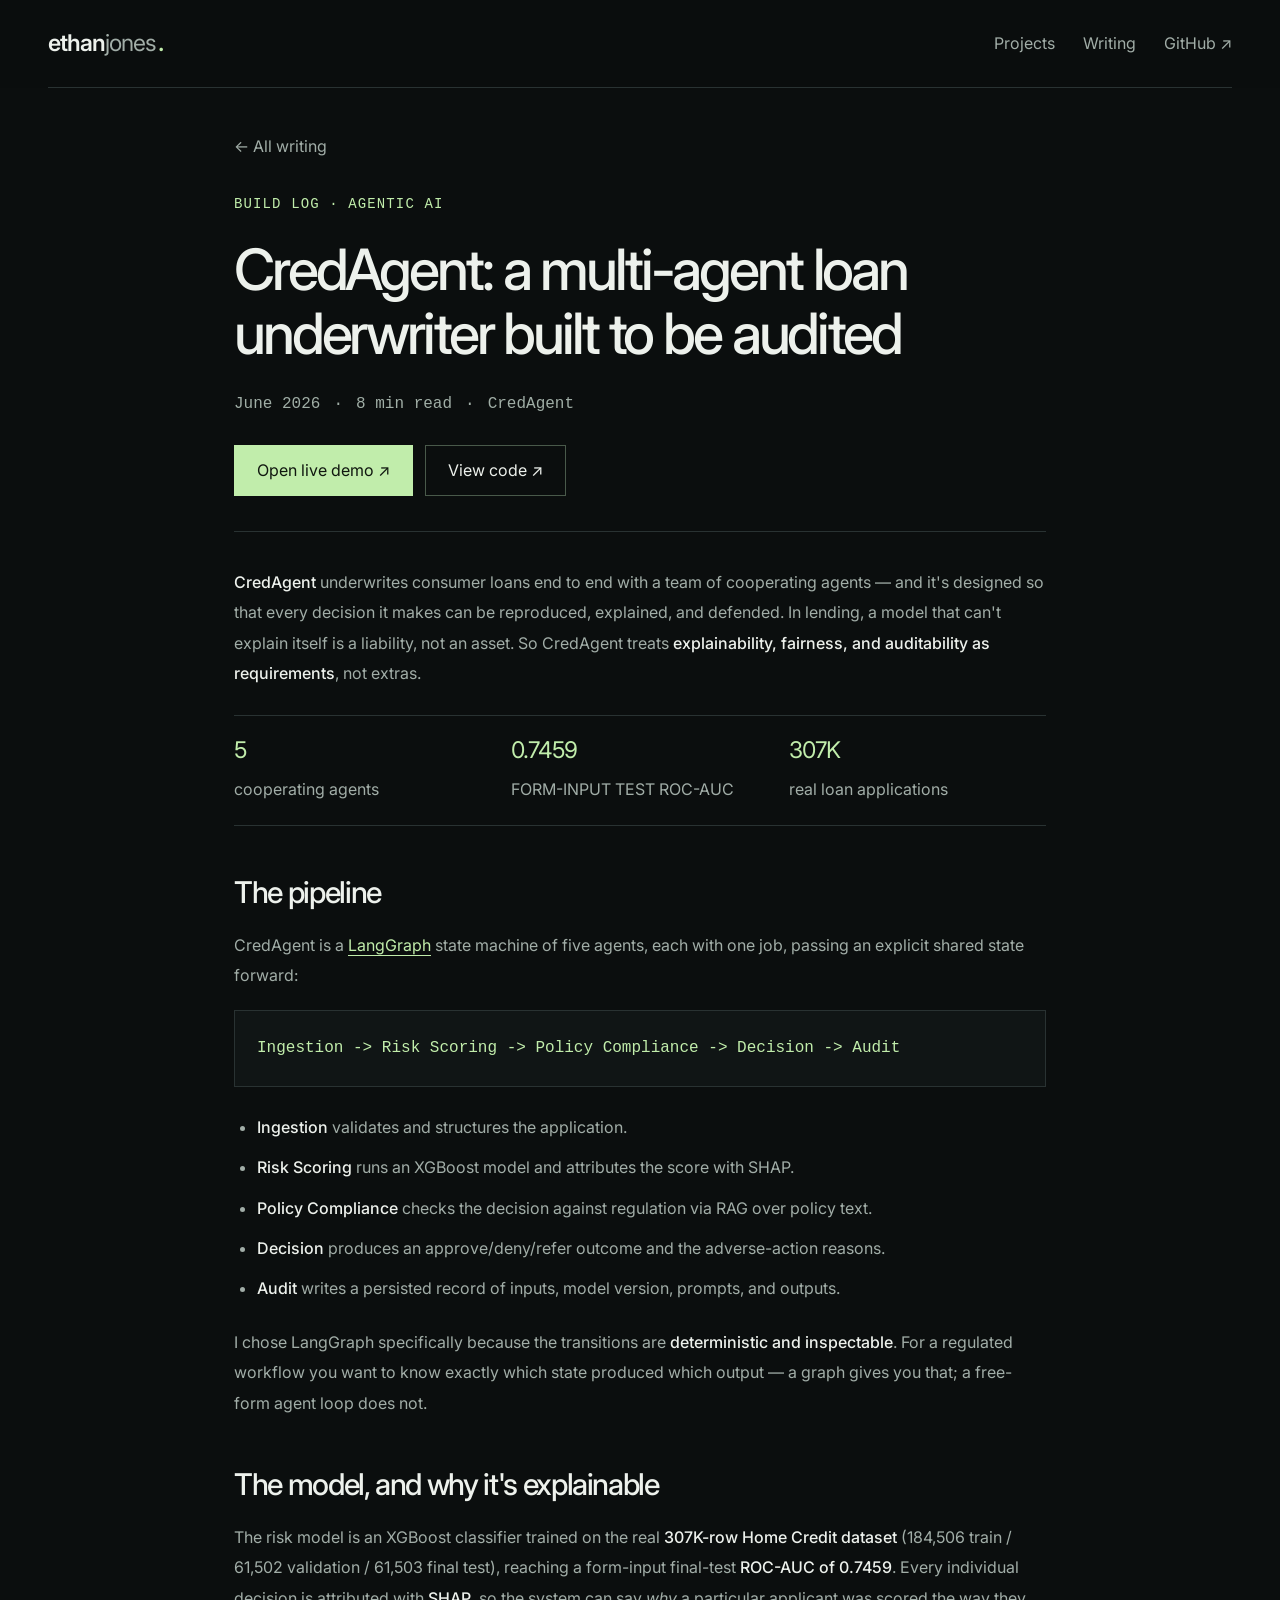
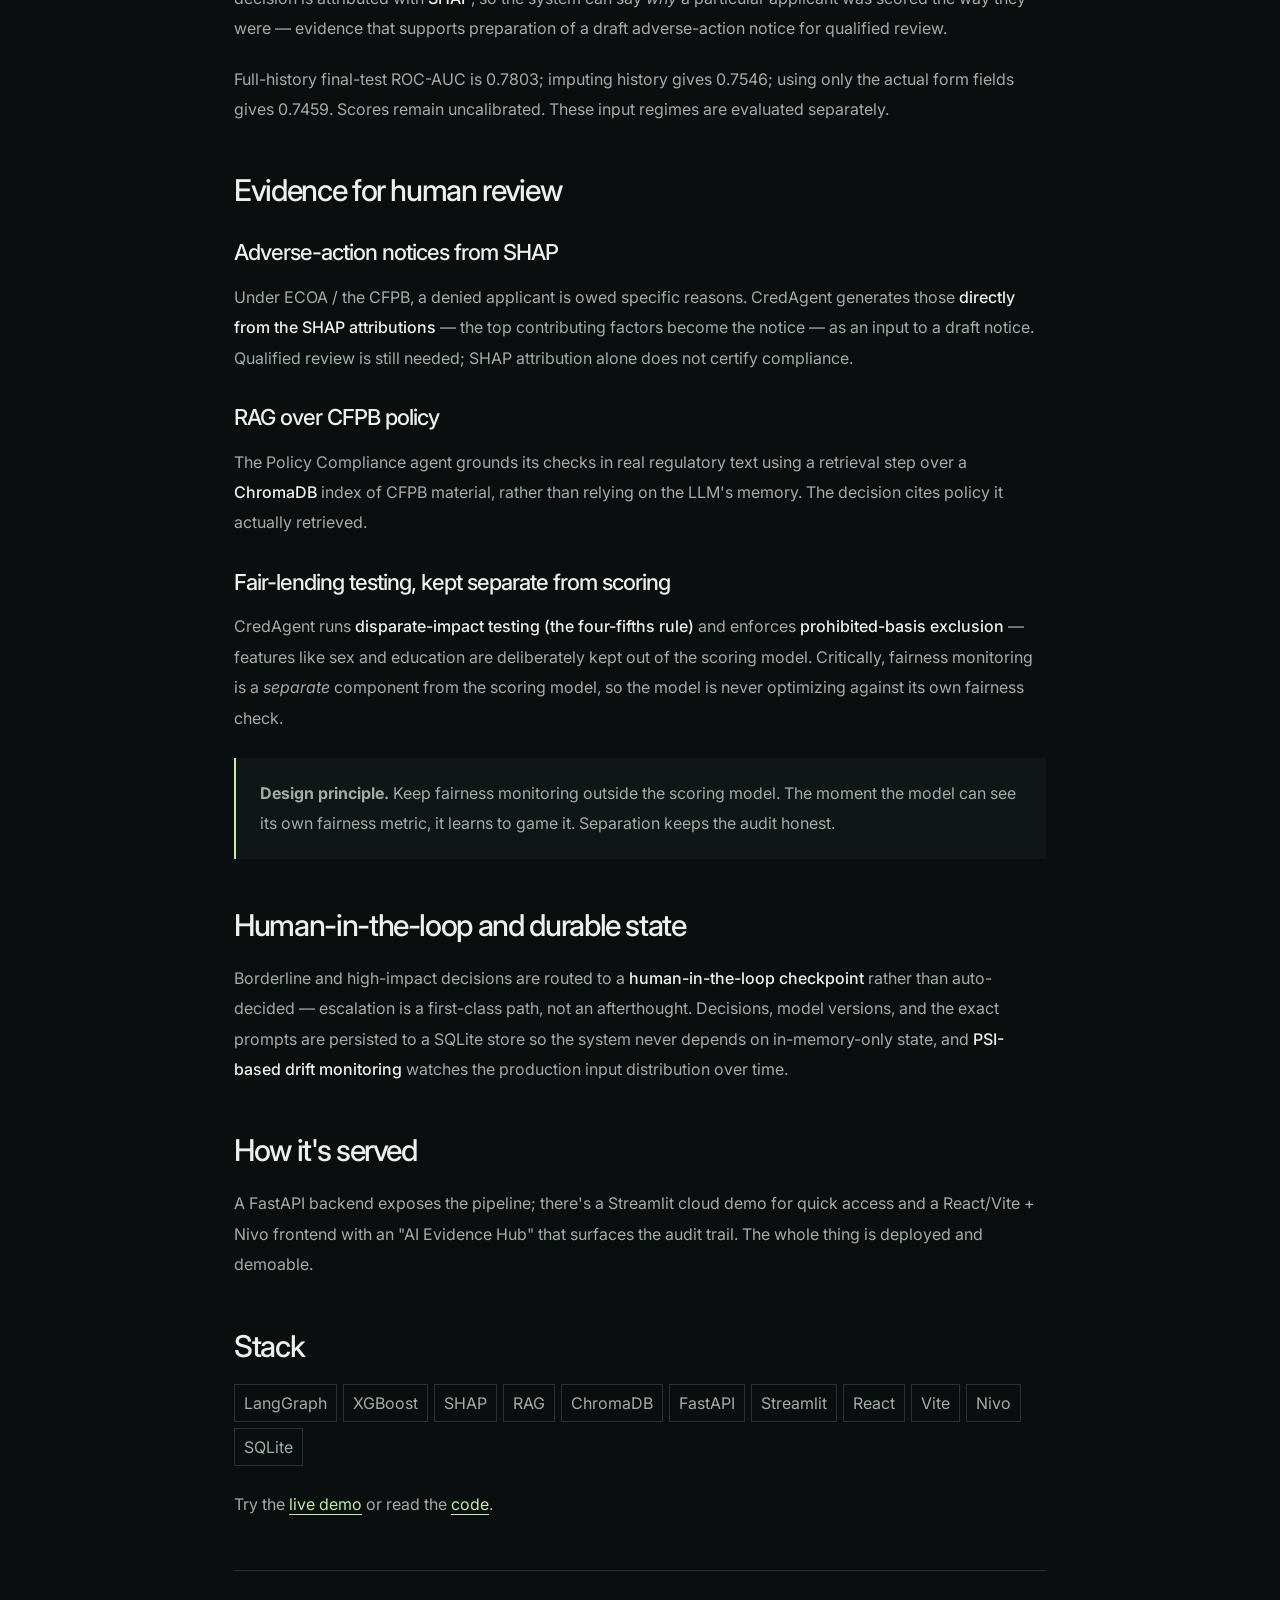
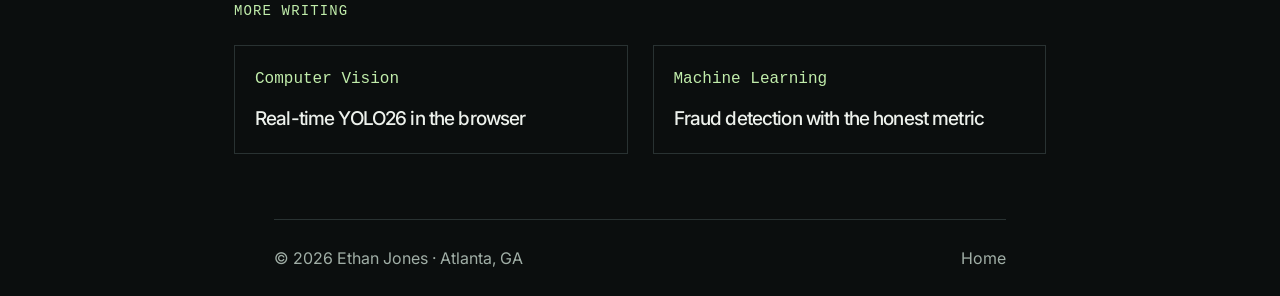
<file: articles/credagent.html>
<!DOCTYPE html><html lang="en"><head><meta charset="UTF-8"/><meta name="viewport" content="width=device-width,initial-scale=1.0"/>
<title>CredAgent: a multi-agent loan underwriter built to be audited — Ethan Jones</title>
<meta name="description" content="A 5-agent LangGraph pipeline that underwrites consumer loans with SHAP-attributed decisions, RAG over CFPB policy, fair-lending testing, and human-in-the-loop checkpoints."/>
<link rel="preconnect" href="https://fonts.googleapis.com"/><link rel="preconnect" href="https://fonts.gstatic.com" crossorigin/>
<link href="https://fonts.googleapis.com/css2?family=Space+Grotesk:wght@400;500;600;700&family=Inter:wght@400;500;600&display=swap" rel="stylesheet"/>
<link rel="stylesheet" href="../assets/style.css?v=readable-share6"/><link rel="stylesheet" href="../assets/article.css?v=readable-share6"/><link rel="canonical" href="https://ethanjgithub.github.io/articles/credagent.html" />
<meta property="og:title" content="CredAgent: a multi-agent loan underwriter built to be audited — Ethan Jones" />
<meta property="og:description" content="A 5-agent LangGraph pipeline that underwrites consumer loans with SHAP-attributed decisions, RAG over CFPB policy, fair-lending testing, and human-in-the-loop checkpoints." />
<meta property="og:type" content="article" />
<meta property="og:url" content="https://ethanjgithub.github.io/articles/credagent.html" />
<meta property="og:site_name" content="Ethan Jones" />
<meta property="og:locale" content="en_US" />
<meta property="og:image" content="https://ethanjgithub.github.io/assets/social-card.png" />
<meta property="og:image:secure_url" content="https://ethanjgithub.github.io/assets/social-card.png" />
<meta property="og:image:type" content="image/png" />
<meta property="og:image:width" content="1200" />
<meta property="og:image:height" content="630" />
<meta property="og:image:alt" content="Ethan Jones: AI and software engineering. VisionLog, CredAgent, FraudPulse and Sentinel." />
<meta name="twitter:card" content="summary_large_image" />
<meta name="twitter:title" content="CredAgent: a multi-agent loan underwriter built to be audited — Ethan Jones" />
<meta name="twitter:description" content="A 5-agent LangGraph pipeline that underwrites consumer loans with SHAP-attributed decisions, RAG over CFPB policy, fair-lending testing, and human-in-the-loop checkpoints." />
<meta name="twitter:image" content="https://ethanjgithub.github.io/assets/social-card.png" />
<meta name="theme-color" content="#0b1010" />
<link rel="icon" href="https://ethanjgithub.github.io/assets/favicon.svg" type="image/svg+xml" />
<link rel="apple-touch-icon" href="https://ethanjgithub.github.io/assets/apple-touch-icon.png" />
<script type="application/ld+json">{"@context": "https://schema.org", "@graph": [{"@type": "Person", "@id": "https://ethanjgithub.github.io/#ethan-jones", "name": "Ethan Jones", "url": "https://ethanjgithub.github.io/", "jobTitle": "AI / ML and Software Engineer", "sameAs": ["https://github.com/EthanJGithub"], "knowsAbout": ["Computer vision", "Machine learning", "Agentic AI", "Software engineering"]}, {"@type": "WebSite", "@id": "https://ethanjgithub.github.io/#website", "url": "https://ethanjgithub.github.io/", "name": "Ethan Jones", "publisher": {"@id": "https://ethanjgithub.github.io/#ethan-jones"}}, {"@type": "Article", "@id": "https://ethanjgithub.github.io/articles/credagent.html#page", "url": "https://ethanjgithub.github.io/articles/credagent.html", "name": "CredAgent: a multi-agent loan underwriter built to be audited — Ethan Jones", "description": "A 5-agent LangGraph pipeline that underwrites consumer loans with SHAP-attributed decisions, RAG over CFPB policy, fair-lending testing, and human-in-the-loop checkpoints.", "isPartOf": {"@id": "https://ethanjgithub.github.io/#website"}, "headline": "CredAgent: a multi-agent loan underwriter built to be audited — Ethan Jones", "author": {"@id": "https://ethanjgithub.github.io/#ethan-jones"}, "image": "https://ethanjgithub.github.io/assets/social-card.png"}]}</script>
</head><body class="article-page"><a class="skip-link" href="#article">Skip to article</a>
<nav><div class="nav-inner"><a href="../index.html" class="logo">ethan<span class="logo-light">jones</span><span class="logo-dot">.</span></a>
<div class="nav-links"><a href="../index.html#projects">Projects</a><a href="../index.html#writing">Writing</a><a href="https://github.com/EthanJGithub" target="_blank" rel="noopener">GitHub ↗</a></div></div></nav>
<article class="article" id="article">
<a class="back" href="../index.html#writing">← All writing</a>
<span class="kicker">Build Log · Agentic AI</span>
<h1 class="art-title">CredAgent: a multi-agent loan underwriter built to be audited</h1>
<div class="meta"><span>June 2026</span><span class="sep">·</span><span>8 min read</span><span class="sep">·</span><span>CredAgent</span></div>
<div class="art-cta"><a class="btn btn-primary" href="https://ethanjgithub-credagent-streamlit-app-kruhoy.streamlit.app/" target="_blank" rel="noopener">Open live demo ↗</a><a class="btn btn-ghost" href="https://github.com/EthanJGithub/CredAgent" target="_blank" rel="noopener">View code ↗</a></div>
<div class="prose"><p><strong>CredAgent</strong> underwrites consumer loans end to end with a team of cooperating agents — and it's designed so that every decision it makes can be reproduced, explained, and defended. In lending, a model that can't explain itself is a liability, not an asset. So CredAgent treats <strong>explainability, fairness, and auditability as requirements</strong>, not extras.</p>
<div class="metrics"><div class="metric"><div class="n grad">5</div><div class="l">cooperating agents</div></div><div class="metric"><div class="n grad">0.7459</div><div class="l">FORM-INPUT TEST ROC-AUC</div></div><div class="metric"><div class="n grad">307K</div><div class="l">real loan applications</div></div></div>
<h2>The pipeline</h2>
<p>CredAgent is a <a href="https://www.langchain.com/langgraph" target="_blank" rel="noopener">LangGraph</a> state machine of five agents, each with one job, passing an explicit shared state forward:</p>
<pre><code>Ingestion -> Risk Scoring -> Policy Compliance -> Decision -> Audit</code></pre>
<ul>
<li><strong>Ingestion</strong> validates and structures the application.</li>
<li><strong>Risk Scoring</strong> runs an XGBoost model and attributes the score with SHAP.</li>
<li><strong>Policy Compliance</strong> checks the decision against regulation via RAG over policy text.</li>
<li><strong>Decision</strong> produces an approve/deny/refer outcome and the adverse-action reasons.</li>
<li><strong>Audit</strong> writes a persisted record of inputs, model version, prompts, and outputs.</li>
</ul>
<p>I chose LangGraph specifically because the transitions are <strong>deterministic and inspectable</strong>. For a regulated workflow you want to know exactly which state produced which output — a graph gives you that; a free-form agent loop does not.</p>
<h2>The model, and why it's explainable</h2>
<p>The risk model is an XGBoost classifier trained on the real <strong>307K-row Home Credit dataset</strong> (184,506 train / 61,502 validation / 61,503 final test), reaching a form-input final-test <strong>ROC-AUC of 0.7459</strong>. Every individual decision is attributed with <strong>SHAP</strong>, so the system can say <em>why</em> a particular applicant was scored the way they were — evidence that supports preparation of a draft adverse-action notice for qualified review.</p>
<p>Full-history final-test ROC-AUC is 0.7803; imputing history gives 0.7546; using only the actual form fields gives 0.7459. Scores remain uncalibrated. These input regimes are evaluated separately.</p><h2>Evidence for human review</h2>
<h3>Adverse-action notices from SHAP</h3>
<p>Under ECOA / the CFPB, a denied applicant is owed specific reasons. CredAgent generates those <strong>directly from the SHAP attributions</strong> — the top contributing factors become the notice — as an input to a draft notice. Qualified review is still needed; SHAP attribution alone does not certify compliance.</p>
<h3>RAG over CFPB policy</h3>
<p>The Policy Compliance agent grounds its checks in real regulatory text using a retrieval step over a <strong>ChromaDB</strong> index of CFPB material, rather than relying on the LLM's memory. The decision cites policy it actually retrieved.</p>
<h3>Fair-lending testing, kept separate from scoring</h3>
<p>CredAgent runs <strong>disparate-impact testing (the four-fifths rule)</strong> and enforces <strong>prohibited-basis exclusion</strong> — features like sex and education are deliberately kept out of the scoring model. Critically, fairness monitoring is a <em>separate</em> component from the scoring model, so the model is never optimizing against its own fairness check.</p>
<div class="callout"><b>Design principle.</b> Keep fairness monitoring outside the scoring model. The moment the model can see its own fairness metric, it learns to game it. Separation keeps the audit honest.</div>
<h2>Human-in-the-loop and durable state</h2>
<p>Borderline and high-impact decisions are routed to a <strong>human-in-the-loop checkpoint</strong> rather than auto-decided — escalation is a first-class path, not an afterthought. Decisions, model versions, and the exact prompts are persisted to a SQLite store so the system never depends on in-memory-only state, and <strong>PSI-based drift monitoring</strong> watches the production input distribution over time.</p>
<h2>How it's served</h2>
<p>A FastAPI backend exposes the pipeline; there's a Streamlit cloud demo for quick access and a React/Vite + Nivo frontend with an "AI Evidence Hub" that surfaces the audit trail. The whole thing is deployed and demoable.</p>
<h2>Stack</h2>
<div class="stack"><span>LangGraph</span><span>XGBoost</span><span>SHAP</span><span>RAG</span><span>ChromaDB</span><span>FastAPI</span><span>Streamlit</span><span>React</span><span>Vite</span><span>Nivo</span><span>SQLite</span></div>
<p>Try the <a href="https://ethanjgithub-credagent-streamlit-app-kruhoy.streamlit.app/" target="_blank" rel="noopener">live demo</a> or read the <a href="https://github.com/EthanJGithub/CredAgent" target="_blank" rel="noopener">code</a>.</p></div>
<div class="more"><span class="kicker">More writing</span><div class="more-grid"><a class="more-card" href="visionlog.html"><div class="t">Computer Vision</div><h4>Real-time YOLO26 in the browser</h4></a><a class="more-card" href="fraudpulse.html"><div class="t">Machine Learning</div><h4>Fraud detection with the honest metric</h4></a></div></div>
</article>
<footer><span>© 2026 Ethan Jones · Atlanta, GA</span><a href="../index.html">Home</a></footer>
</body></html>
</file>
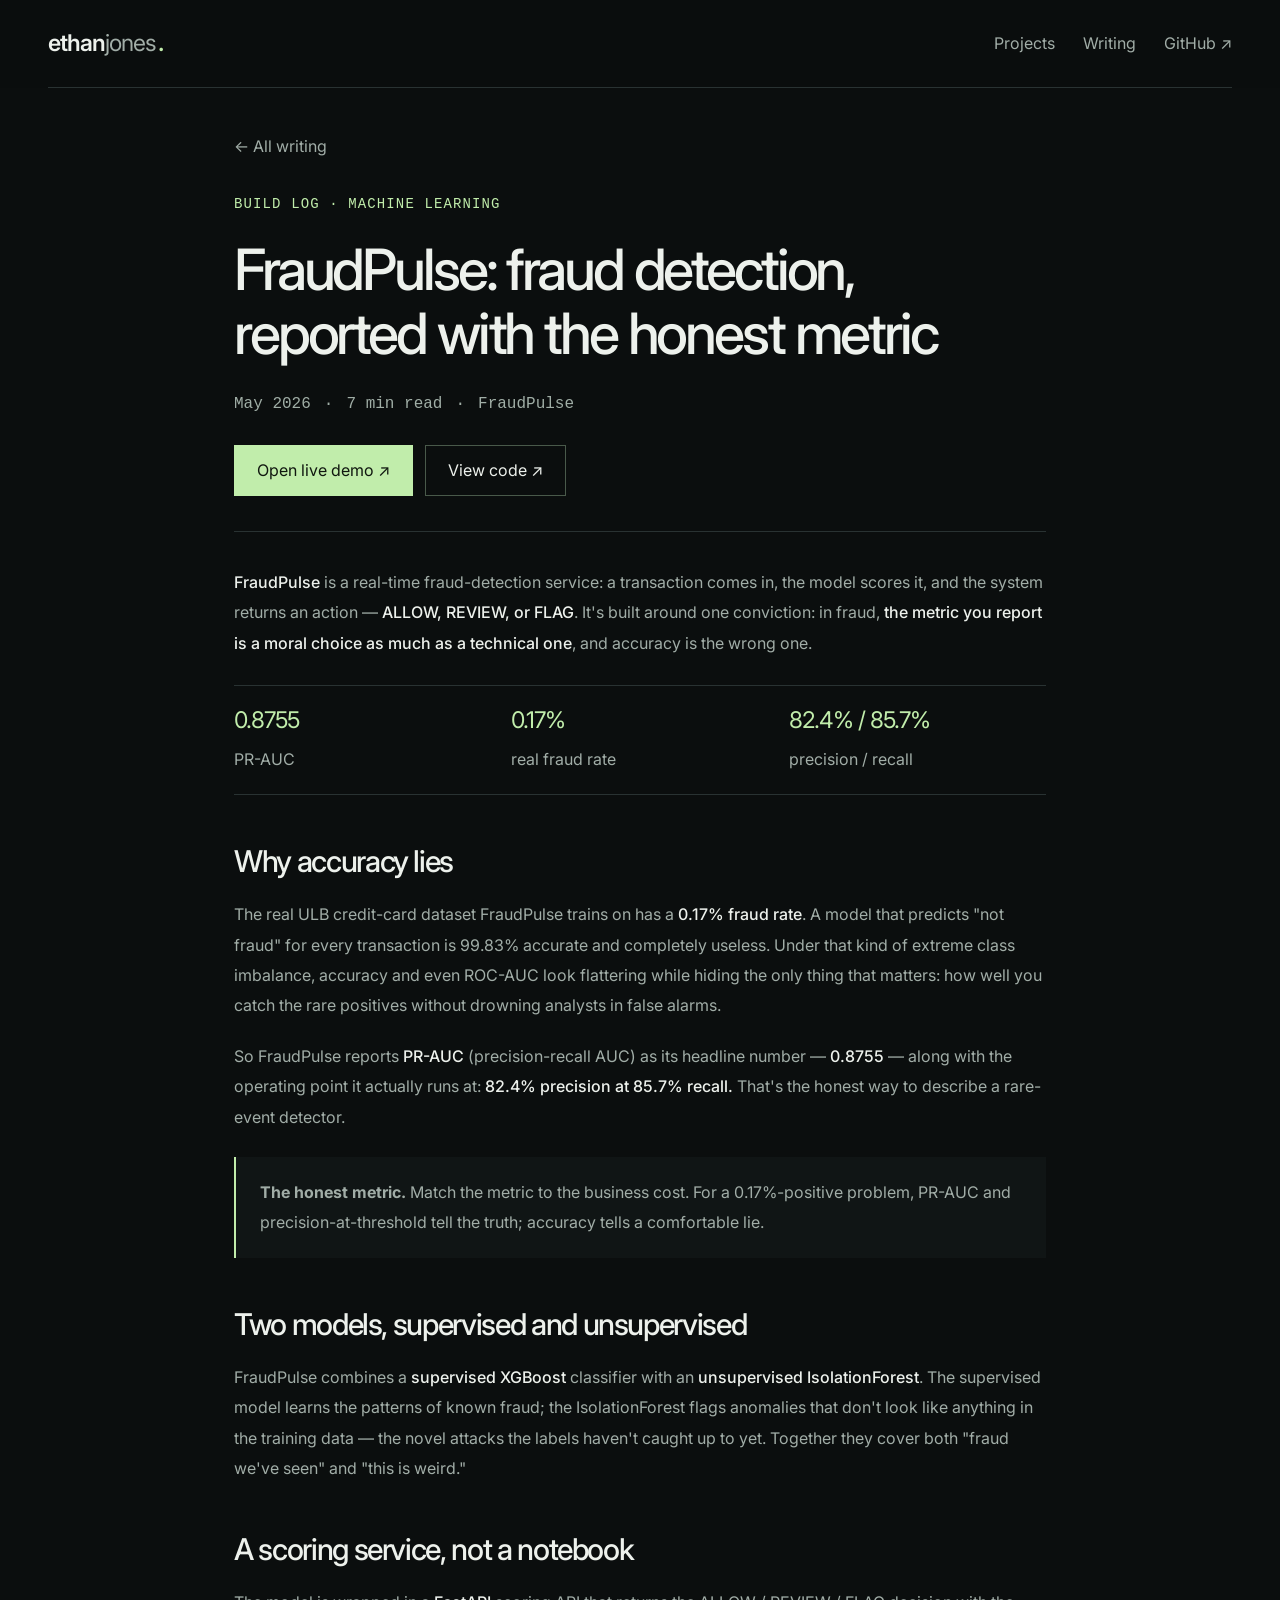
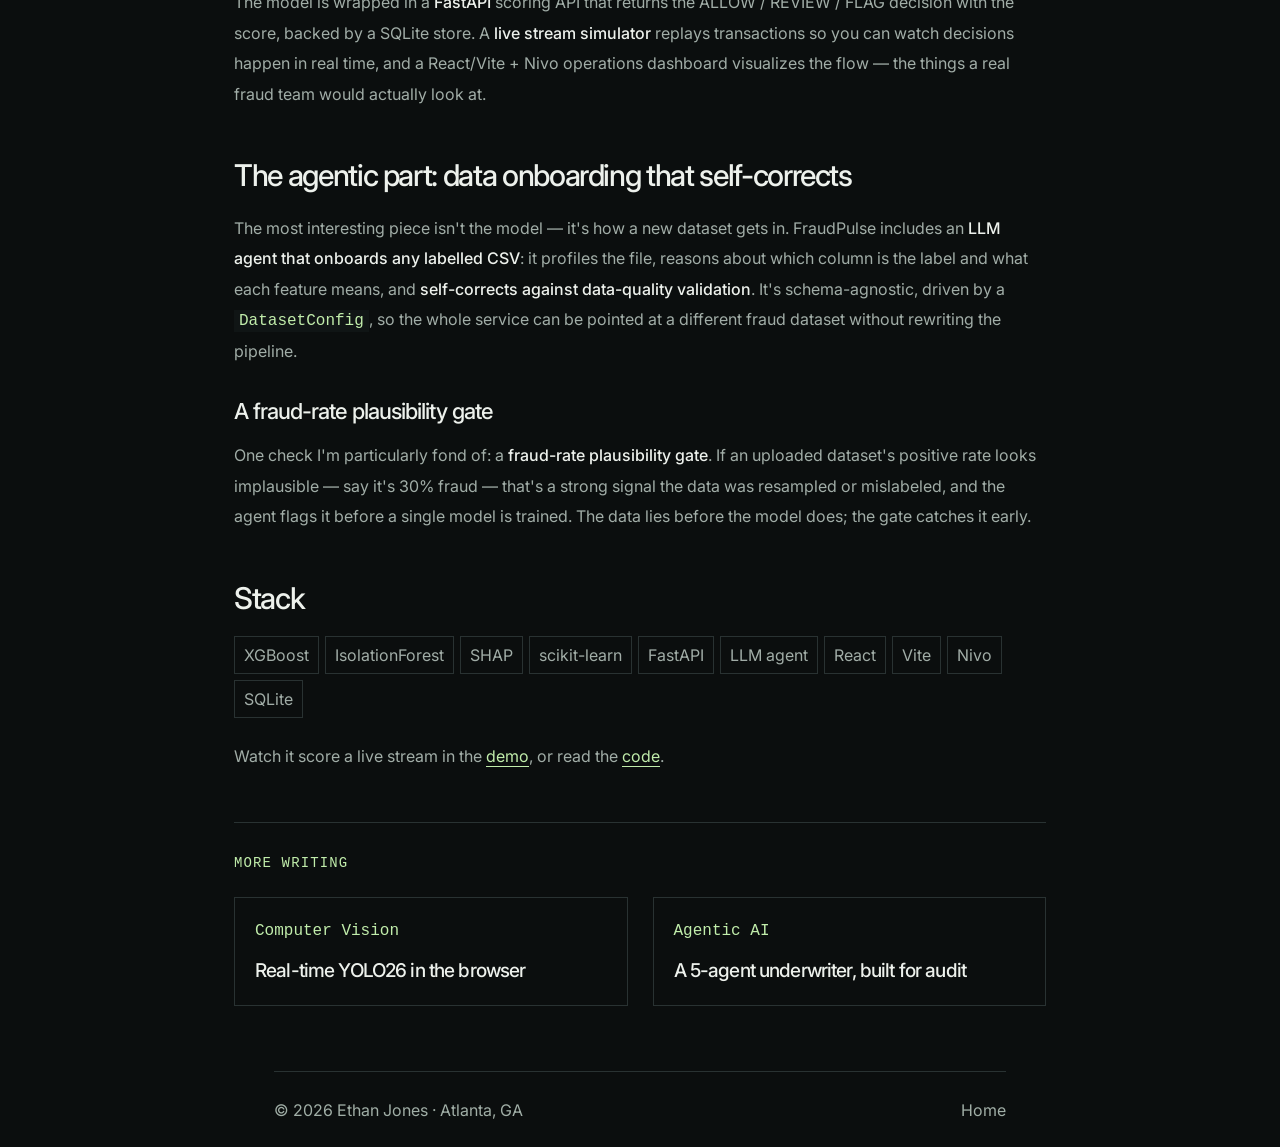
<file: articles/fraudpulse.html>
<!DOCTYPE html><html lang="en"><head><meta charset="UTF-8"/><meta name="viewport" content="width=device-width,initial-scale=1.0"/>
<title>FraudPulse: fraud detection, reported with the honest metric — Ethan Jones</title>
<meta name="description" content="A real-time fraud-scoring service combining XGBoost and IsolationForest, reported on PR-AUC under extreme class imbalance, with an agentic data-onboarding agent."/>
<link rel="preconnect" href="https://fonts.googleapis.com"/><link rel="preconnect" href="https://fonts.gstatic.com" crossorigin/>
<link href="https://fonts.googleapis.com/css2?family=Space+Grotesk:wght@400;500;600;700&family=Inter:wght@400;500;600&display=swap" rel="stylesheet"/>
<link rel="stylesheet" href="../assets/style.css?v=readable-share6"/><link rel="stylesheet" href="../assets/article.css?v=readable-share6"/><link rel="canonical" href="https://ethanjgithub.github.io/articles/fraudpulse.html" />
<meta property="og:title" content="FraudPulse: fraud detection, reported with the honest metric — Ethan Jones" />
<meta property="og:description" content="A real-time fraud-scoring service combining XGBoost and IsolationForest, reported on PR-AUC under extreme class imbalance, with an agentic data-onboarding agent." />
<meta property="og:type" content="article" />
<meta property="og:url" content="https://ethanjgithub.github.io/articles/fraudpulse.html" />
<meta property="og:site_name" content="Ethan Jones" />
<meta property="og:locale" content="en_US" />
<meta property="og:image" content="https://ethanjgithub.github.io/assets/social-card.png" />
<meta property="og:image:secure_url" content="https://ethanjgithub.github.io/assets/social-card.png" />
<meta property="og:image:type" content="image/png" />
<meta property="og:image:width" content="1200" />
<meta property="og:image:height" content="630" />
<meta property="og:image:alt" content="Ethan Jones: AI and software engineering. VisionLog, CredAgent, FraudPulse and Sentinel." />
<meta name="twitter:card" content="summary_large_image" />
<meta name="twitter:title" content="FraudPulse: fraud detection, reported with the honest metric — Ethan Jones" />
<meta name="twitter:description" content="A real-time fraud-scoring service combining XGBoost and IsolationForest, reported on PR-AUC under extreme class imbalance, with an agentic data-onboarding agent." />
<meta name="twitter:image" content="https://ethanjgithub.github.io/assets/social-card.png" />
<meta name="theme-color" content="#0b1010" />
<link rel="icon" href="https://ethanjgithub.github.io/assets/favicon.svg" type="image/svg+xml" />
<link rel="apple-touch-icon" href="https://ethanjgithub.github.io/assets/apple-touch-icon.png" />
<script type="application/ld+json">{"@context": "https://schema.org", "@graph": [{"@type": "Person", "@id": "https://ethanjgithub.github.io/#ethan-jones", "name": "Ethan Jones", "url": "https://ethanjgithub.github.io/", "jobTitle": "AI / ML and Software Engineer", "sameAs": ["https://github.com/EthanJGithub"], "knowsAbout": ["Computer vision", "Machine learning", "Agentic AI", "Software engineering"]}, {"@type": "WebSite", "@id": "https://ethanjgithub.github.io/#website", "url": "https://ethanjgithub.github.io/", "name": "Ethan Jones", "publisher": {"@id": "https://ethanjgithub.github.io/#ethan-jones"}}, {"@type": "Article", "@id": "https://ethanjgithub.github.io/articles/fraudpulse.html#page", "url": "https://ethanjgithub.github.io/articles/fraudpulse.html", "name": "FraudPulse: fraud detection, reported with the honest metric — Ethan Jones", "description": "A real-time fraud-scoring service combining XGBoost and IsolationForest, reported on PR-AUC under extreme class imbalance, with an agentic data-onboarding agent.", "isPartOf": {"@id": "https://ethanjgithub.github.io/#website"}, "headline": "FraudPulse: fraud detection, reported with the honest metric — Ethan Jones", "author": {"@id": "https://ethanjgithub.github.io/#ethan-jones"}, "image": "https://ethanjgithub.github.io/assets/social-card.png"}]}</script>
</head><body class="article-page"><a class="skip-link" href="#article">Skip to article</a>
<nav><div class="nav-inner"><a href="../index.html" class="logo">ethan<span class="logo-light">jones</span><span class="logo-dot">.</span></a>
<div class="nav-links"><a href="../index.html#projects">Projects</a><a href="../index.html#writing">Writing</a><a href="https://github.com/EthanJGithub" target="_blank" rel="noopener">GitHub ↗</a></div></div></nav>
<article class="article" id="article">
<a class="back" href="../index.html#writing">← All writing</a>
<span class="kicker">Build Log · Machine Learning</span>
<h1 class="art-title">FraudPulse: fraud detection, reported with the honest metric</h1>
<div class="meta"><span>May 2026</span><span class="sep">·</span><span>7 min read</span><span class="sep">·</span><span>FraudPulse</span></div>
<div class="art-cta"><a class="btn btn-primary" href="https://fraud-pulse.vercel.app" target="_blank" rel="noopener">Open live demo ↗</a><a class="btn btn-ghost" href="https://github.com/EthanJGithub/FraudPulse" target="_blank" rel="noopener">View code ↗</a></div>
<div class="prose"><p><strong>FraudPulse</strong> is a real-time fraud-detection service: a transaction comes in, the model scores it, and the system returns an action — <strong>ALLOW, REVIEW, or FLAG</strong>. It's built around one conviction: in fraud, <strong>the metric you report is a moral choice as much as a technical one</strong>, and accuracy is the wrong one.</p>
<div class="metrics"><div class="metric"><div class="n grad">0.8755</div><div class="l">PR-AUC</div></div><div class="metric"><div class="n grad">0.17%</div><div class="l">real fraud rate</div></div><div class="metric"><div class="n grad">82.4% / 85.7%</div><div class="l">precision / recall</div></div></div>
<h2>Why accuracy lies</h2>
<p>The real ULB credit-card dataset FraudPulse trains on has a <strong>0.17% fraud rate</strong>. A model that predicts "not fraud" for every transaction is 99.83% accurate and completely useless. Under that kind of extreme class imbalance, accuracy and even ROC-AUC look flattering while hiding the only thing that matters: how well you catch the rare positives without drowning analysts in false alarms.</p>
<p>So FraudPulse reports <strong>PR-AUC</strong> (precision-recall AUC) as its headline number — <strong>0.8755</strong> — along with the operating point it actually runs at: <strong>82.4% precision at 85.7% recall.</strong> That's the honest way to describe a rare-event detector.</p>
<div class="callout"><b>The honest metric.</b> Match the metric to the business cost. For a 0.17%-positive problem, PR-AUC and precision-at-threshold tell the truth; accuracy tells a comfortable lie.</div>
<h2>Two models, supervised and unsupervised</h2>
<p>FraudPulse combines a <strong>supervised XGBoost</strong> classifier with an <strong>unsupervised IsolationForest</strong>. The supervised model learns the patterns of known fraud; the IsolationForest flags anomalies that don't look like anything in the training data — the novel attacks the labels haven't caught up to yet. Together they cover both "fraud we've seen" and "this is weird."</p>
<h2>A scoring service, not a notebook</h2>
<p>The model is wrapped in a <strong>FastAPI</strong> scoring API that returns the ALLOW / REVIEW / FLAG decision with the score, backed by a SQLite store. A <strong>live stream simulator</strong> replays transactions so you can watch decisions happen in real time, and a React/Vite + Nivo operations dashboard visualizes the flow — the things a real fraud team would actually look at.</p>
<h2>The agentic part: data onboarding that self-corrects</h2>
<p>The most interesting piece isn't the model — it's how a new dataset gets in. FraudPulse includes an <strong>LLM agent that onboards any labelled CSV</strong>: it profiles the file, reasons about which column is the label and what each feature means, and <strong>self-corrects against data-quality validation</strong>. It's schema-agnostic, driven by a <code>DatasetConfig</code>, so the whole service can be pointed at a different fraud dataset without rewriting the pipeline.</p>
<h3>A fraud-rate plausibility gate</h3>
<p>One check I'm particularly fond of: a <strong>fraud-rate plausibility gate</strong>. If an uploaded dataset's positive rate looks implausible — say it's 30% fraud — that's a strong signal the data was resampled or mislabeled, and the agent flags it before a single model is trained. The data lies before the model does; the gate catches it early.</p>
<h2>Stack</h2>
<div class="stack"><span>XGBoost</span><span>IsolationForest</span><span>SHAP</span><span>scikit-learn</span><span>FastAPI</span><span>LLM agent</span><span>React</span><span>Vite</span><span>Nivo</span><span>SQLite</span></div>
<p>Watch it score a live stream in the <a href="https://fraud-pulse.vercel.app" target="_blank" rel="noopener">demo</a>, or read the <a href="https://github.com/EthanJGithub/FraudPulse" target="_blank" rel="noopener">code</a>.</p></div>
<div class="more"><span class="kicker">More writing</span><div class="more-grid"><a class="more-card" href="visionlog.html"><div class="t">Computer Vision</div><h4>Real-time YOLO26 in the browser</h4></a><a class="more-card" href="credagent.html"><div class="t">Agentic AI</div><h4>A 5-agent underwriter, built for audit</h4></a></div></div>
</article>
<footer><span>© 2026 Ethan Jones · Atlanta, GA</span><a href="../index.html">Home</a></footer>
</body></html>
</file>
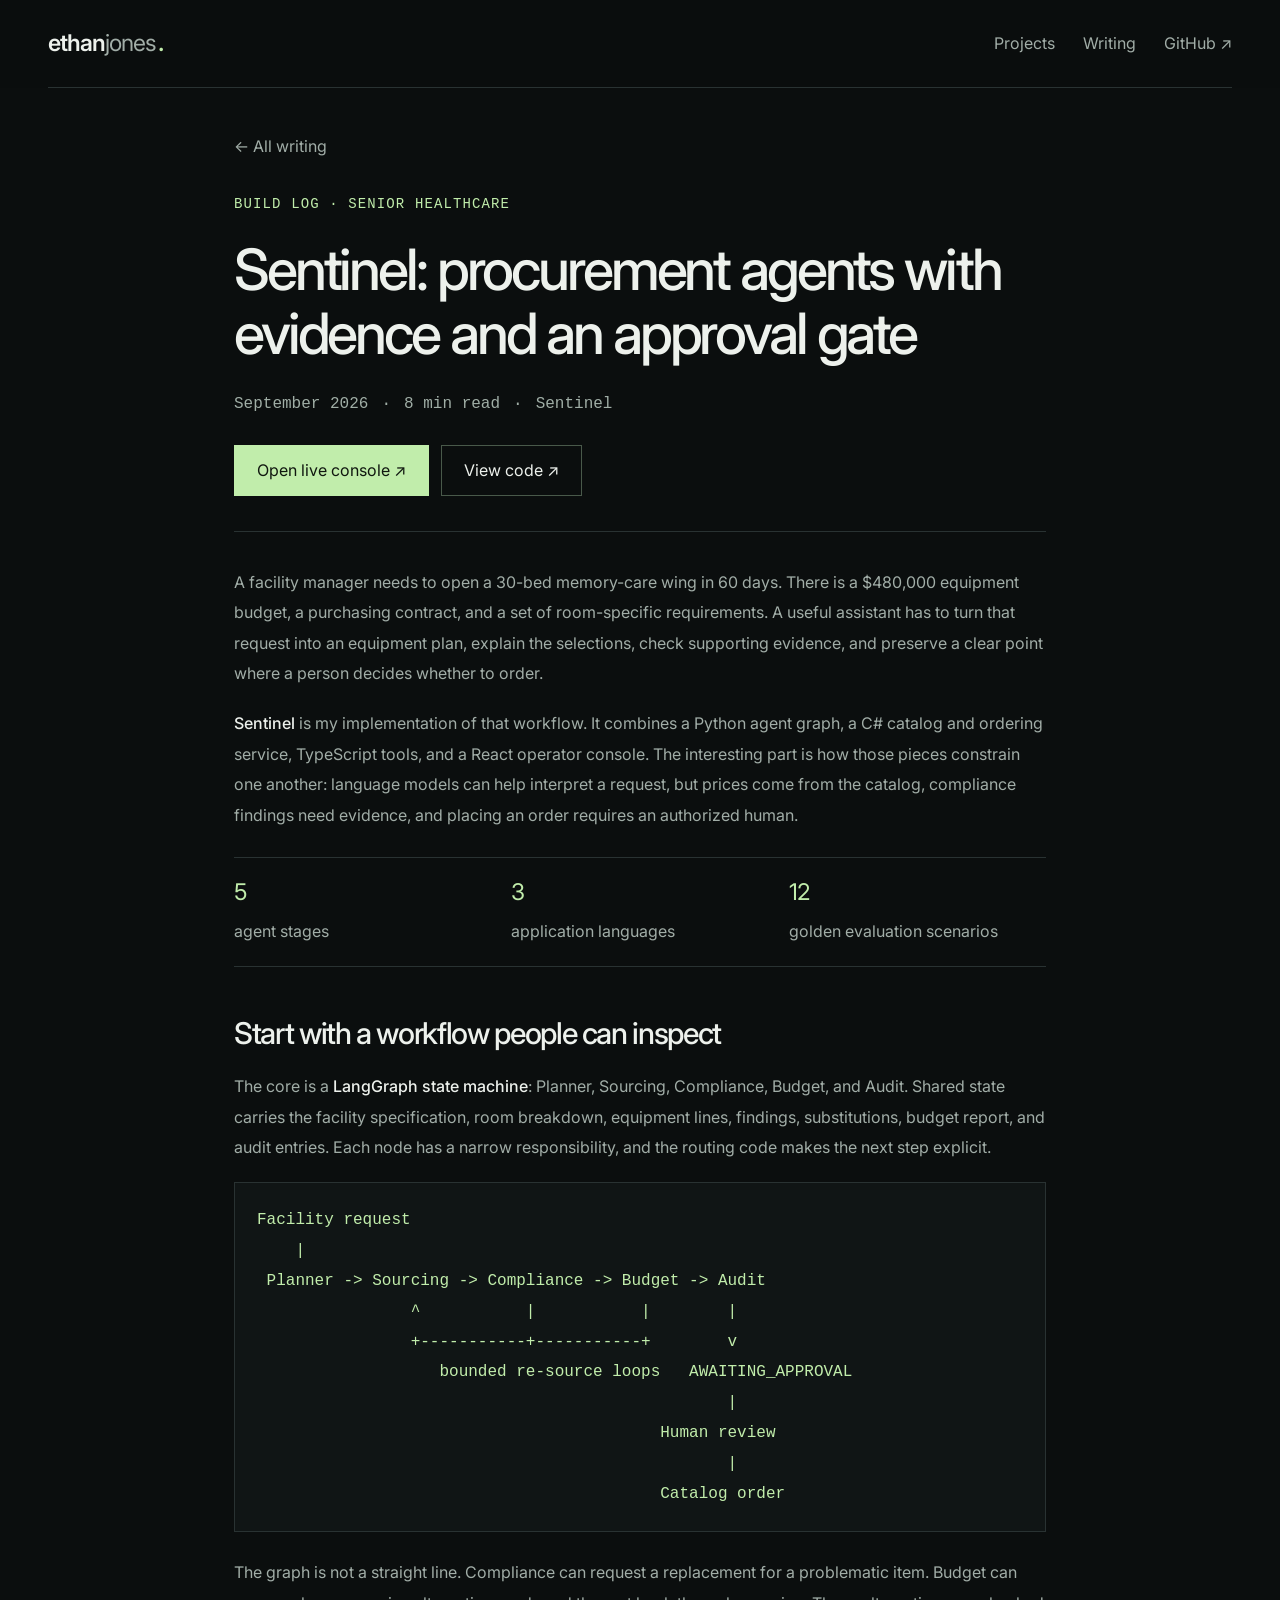
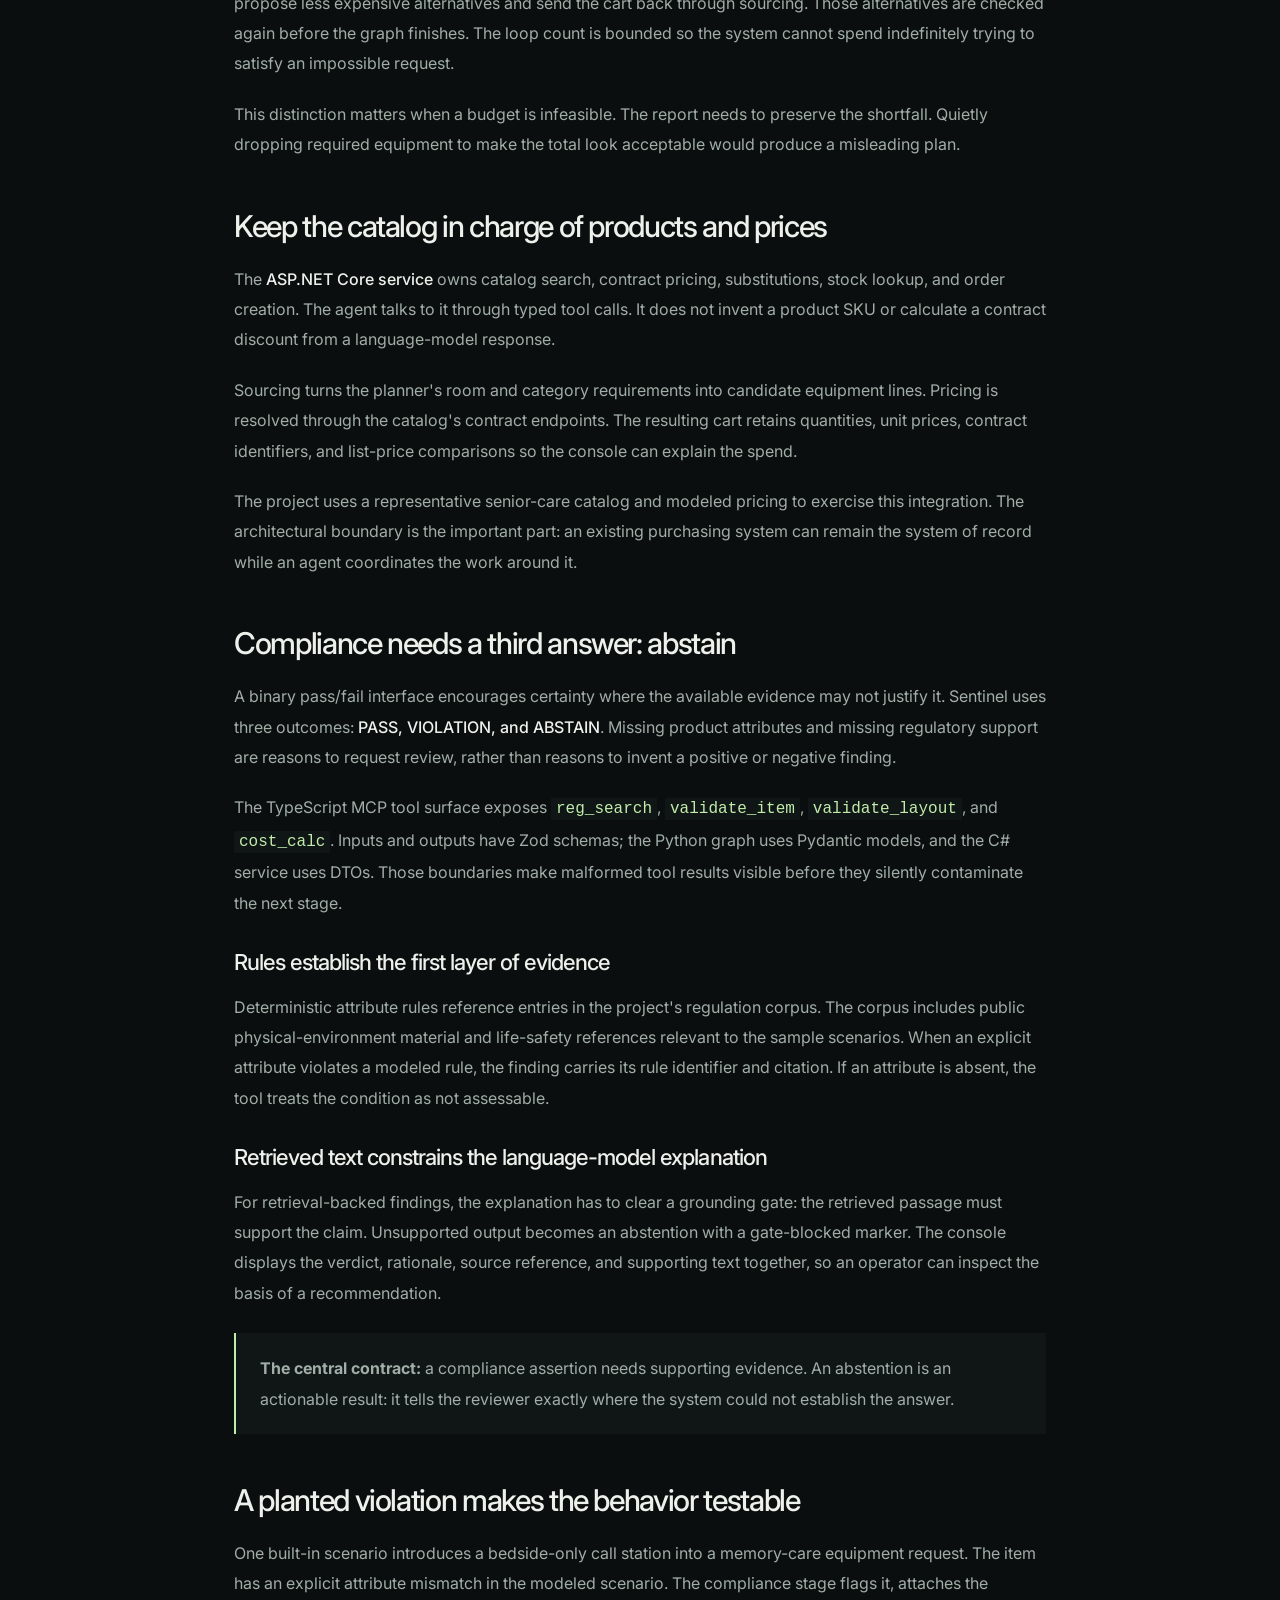
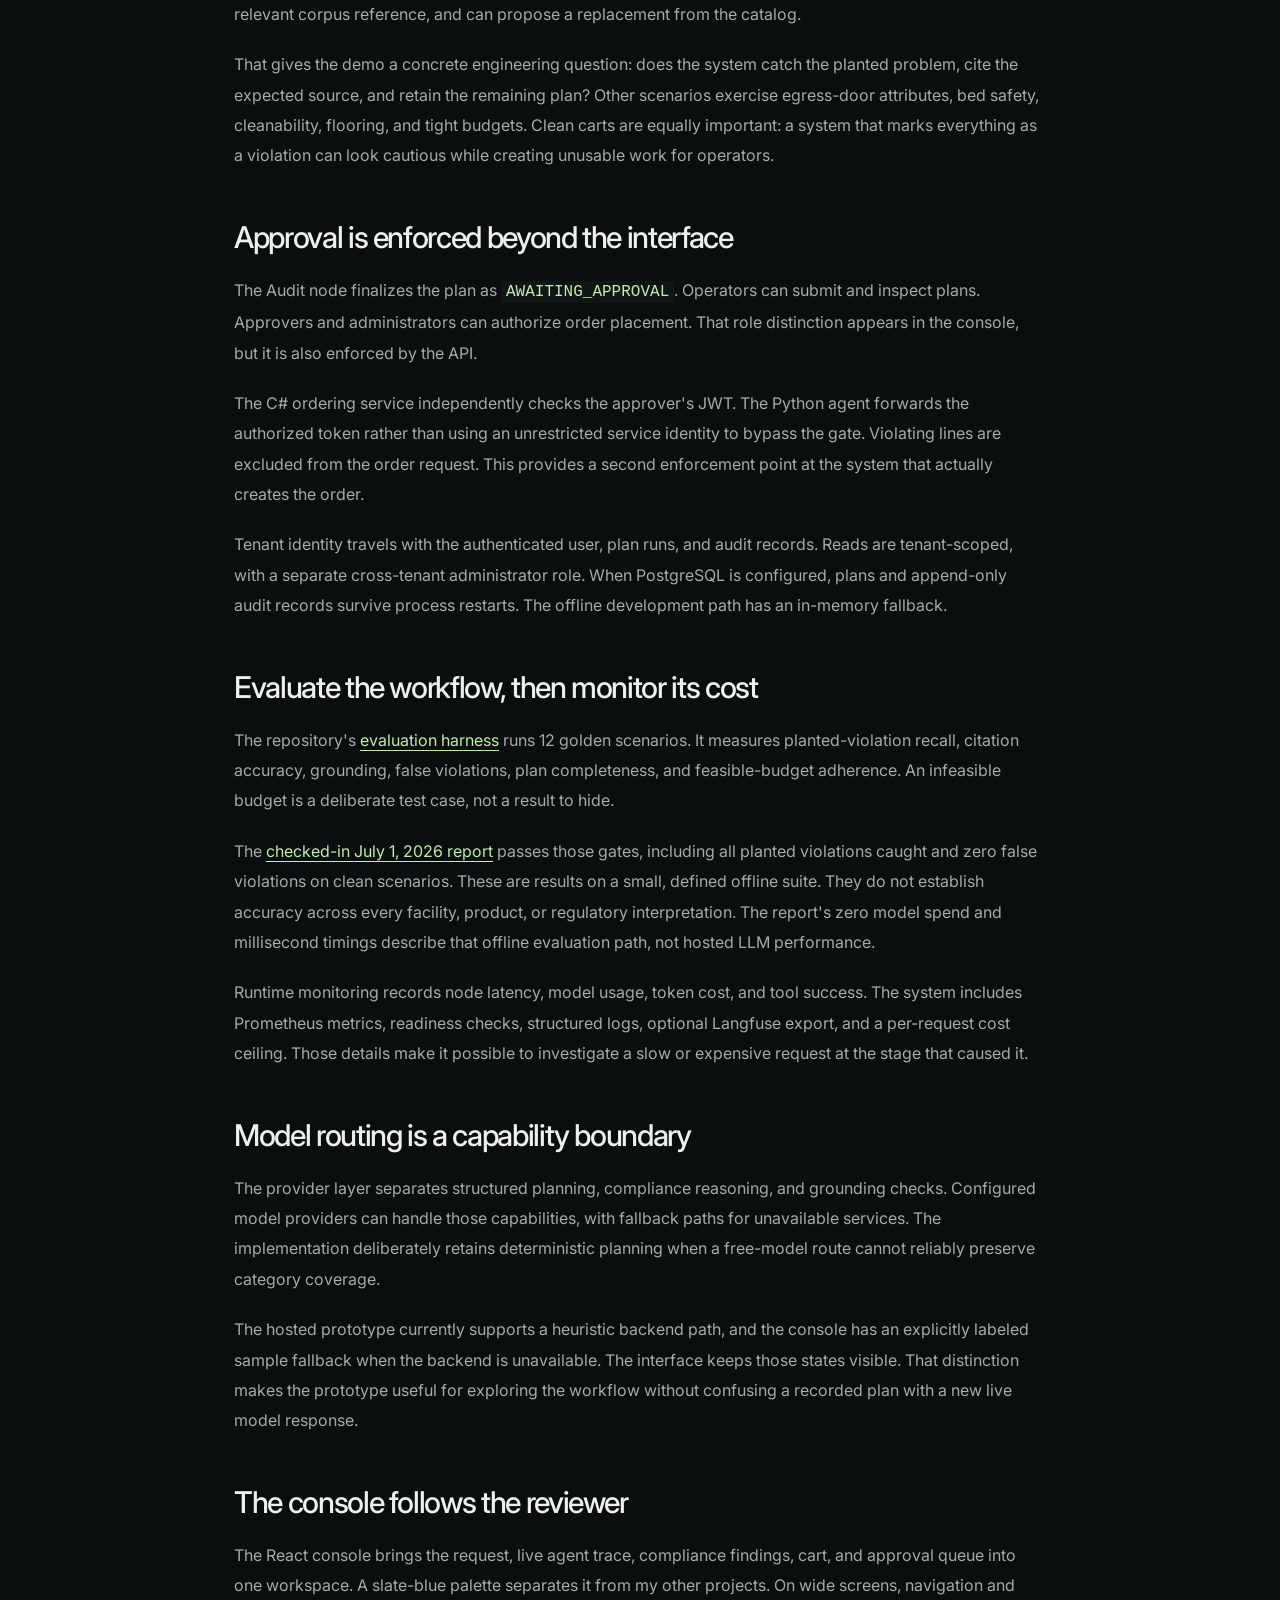
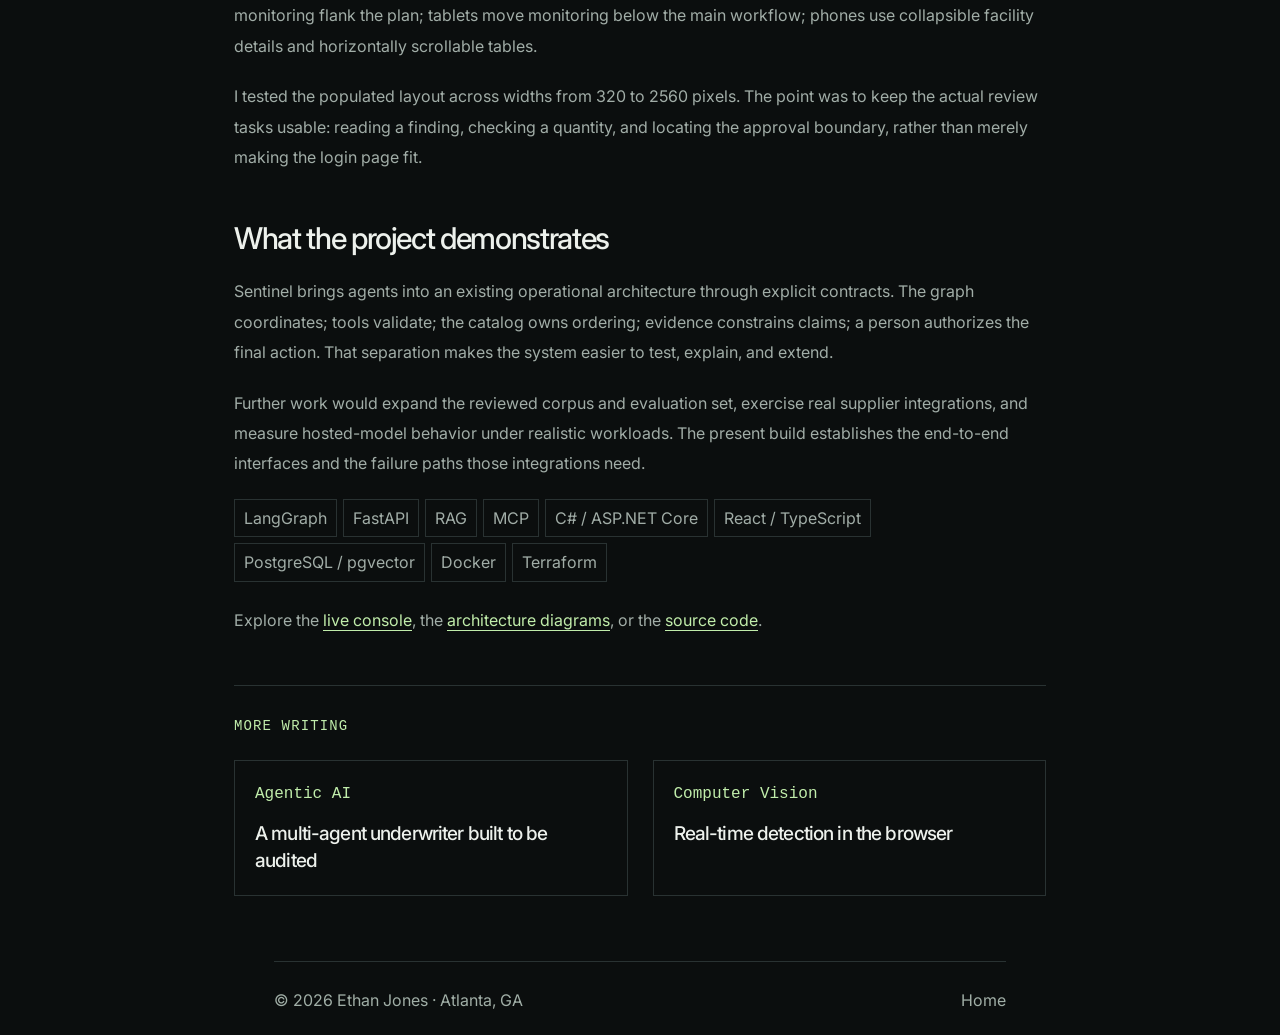
<file: articles/sentinel.html>
<!DOCTYPE html><html lang="en"><head><meta charset="UTF-8"/><meta name="viewport" content="width=device-width,initial-scale=1.0"/>
<title>Sentinel: procurement agents with evidence and an approval gate — Ethan Jones</title>
<meta name="description" content="Inside a senior-care procurement system: LangGraph planning, a C# catalog, citation-grounded compliance, budget loops, and human approval."/>
<link rel="preconnect" href="https://fonts.googleapis.com"/><link rel="preconnect" href="https://fonts.gstatic.com" crossorigin/>
<link href="https://fonts.googleapis.com/css2?family=Space+Grotesk:wght@400;500;600;700&family=Inter:wght@400;500;600&display=swap" rel="stylesheet"/>
<link rel="stylesheet" href="../assets/style.css?v=readable-share6"/><link rel="stylesheet" href="../assets/article.css?v=readable-share6"/><link rel="canonical" href="https://ethanjgithub.github.io/articles/sentinel.html" />
<meta property="og:title" content="Sentinel: procurement agents with evidence and an approval gate — Ethan Jones" />
<meta property="og:description" content="Inside a senior-care procurement system: LangGraph planning, a C# catalog, citation-grounded compliance, budget loops, and human approval." />
<meta property="og:type" content="article" />
<meta property="og:url" content="https://ethanjgithub.github.io/articles/sentinel.html" />
<meta property="og:site_name" content="Ethan Jones" />
<meta property="og:locale" content="en_US" />
<meta property="og:image" content="https://ethanjgithub.github.io/assets/social-card.png" />
<meta property="og:image:secure_url" content="https://ethanjgithub.github.io/assets/social-card.png" />
<meta property="og:image:type" content="image/png" />
<meta property="og:image:width" content="1200" />
<meta property="og:image:height" content="630" />
<meta property="og:image:alt" content="Ethan Jones: AI and software engineering. VisionLog, CredAgent, FraudPulse and Sentinel." />
<meta name="twitter:card" content="summary_large_image" />
<meta name="twitter:title" content="Sentinel: procurement agents with evidence and an approval gate — Ethan Jones" />
<meta name="twitter:description" content="Inside a senior-care procurement system: LangGraph planning, a C# catalog, citation-grounded compliance, budget loops, and human approval." />
<meta name="twitter:image" content="https://ethanjgithub.github.io/assets/social-card.png" />
<meta name="theme-color" content="#0b1010" />
<link rel="icon" href="https://ethanjgithub.github.io/assets/favicon.svg" type="image/svg+xml" />
<link rel="apple-touch-icon" href="https://ethanjgithub.github.io/assets/apple-touch-icon.png" />
<script type="application/ld+json">{"@context": "https://schema.org", "@graph": [{"@type": "Person", "@id": "https://ethanjgithub.github.io/#ethan-jones", "name": "Ethan Jones", "url": "https://ethanjgithub.github.io/", "jobTitle": "AI / ML and Software Engineer", "sameAs": ["https://github.com/EthanJGithub"], "knowsAbout": ["Computer vision", "Machine learning", "Agentic AI", "Software engineering"]}, {"@type": "WebSite", "@id": "https://ethanjgithub.github.io/#website", "url": "https://ethanjgithub.github.io/", "name": "Ethan Jones", "publisher": {"@id": "https://ethanjgithub.github.io/#ethan-jones"}}, {"@type": "Article", "@id": "https://ethanjgithub.github.io/articles/sentinel.html#page", "url": "https://ethanjgithub.github.io/articles/sentinel.html", "name": "Sentinel: procurement agents with evidence and an approval gate — Ethan Jones", "description": "Inside a senior-care procurement system: LangGraph planning, a C# catalog, citation-grounded compliance, budget loops, and human approval.", "isPartOf": {"@id": "https://ethanjgithub.github.io/#website"}, "headline": "Sentinel: procurement agents with evidence and an approval gate — Ethan Jones", "author": {"@id": "https://ethanjgithub.github.io/#ethan-jones"}, "image": "https://ethanjgithub.github.io/assets/social-card.png"}]}</script>
</head><body class="article-page"><a class="skip-link" href="#article">Skip to article</a>
<nav><div class="nav-inner"><a href="../index.html" class="logo">ethan<span class="logo-light">jones</span><span class="logo-dot">.</span></a>
<div class="nav-links"><a href="../index.html#projects">Projects</a><a href="../index.html#writing">Writing</a><a href="https://github.com/EthanJGithub" target="_blank" rel="noopener">GitHub ↗</a></div></div></nav>
<article class="article" id="article">
<a class="back" href="../index.html#writing">← All writing</a>
<span class="kicker">Build Log &middot; Senior Healthcare</span>
<h1 class="art-title">Sentinel: procurement agents with evidence and an approval gate</h1>
<div class="meta"><span>September 2026</span><span class="sep">&middot;</span><span>8 min read</span><span class="sep">&middot;</span><span>Sentinel</span></div>
<div class="art-cta"><a class="btn btn-primary" href="https://sentinel-console-gamma.vercel.app" target="_blank" rel="noopener">Open live console &#8599;</a><a class="btn btn-ghost" href="https://github.com/EthanJGithub/Sentinel" target="_blank" rel="noopener">View code &#8599;</a></div>
<div class="prose">
<p>A facility manager needs to open a 30-bed memory-care wing in 60 days. There is a $480,000 equipment budget, a purchasing contract, and a set of room-specific requirements. A useful assistant has to turn that request into an equipment plan, explain the selections, check supporting evidence, and preserve a clear point where a person decides whether to order.</p>
<p><strong>Sentinel</strong> is my implementation of that workflow. It combines a Python agent graph, a C# catalog and ordering service, TypeScript tools, and a React operator console. The interesting part is how those pieces constrain one another: language models can help interpret a request, but prices come from the catalog, compliance findings need evidence, and placing an order requires an authorized human.</p>
<div class="metrics"><div class="metric"><div class="n">5</div><div class="l">agent stages</div></div><div class="metric"><div class="n">3</div><div class="l">application languages</div></div><div class="metric"><div class="n">12</div><div class="l">golden evaluation scenarios</div></div></div>
<h2>Start with a workflow people can inspect</h2>
<p>The core is a <strong>LangGraph state machine</strong>: Planner, Sourcing, Compliance, Budget, and Audit. Shared state carries the facility specification, room breakdown, equipment lines, findings, substitutions, budget report, and audit entries. Each node has a narrow responsibility, and the routing code makes the next step explicit.</p>
<pre><code>Facility request
    |
 Planner -> Sourcing -> Compliance -> Budget -> Audit
                ^           |           |        |
                +-----------+-----------+        v
                   bounded re-source loops   AWAITING_APPROVAL
                                                 |
                                          Human review
                                                 |
                                          Catalog order</code></pre>
<p>The graph is not a straight line. Compliance can request a replacement for a problematic item. Budget can propose less expensive alternatives and send the cart back through sourcing. Those alternatives are checked again before the graph finishes. The loop count is bounded so the system cannot spend indefinitely trying to satisfy an impossible request.</p>
<p>This distinction matters when a budget is infeasible. The report needs to preserve the shortfall. Quietly dropping required equipment to make the total look acceptable would produce a misleading plan.</p>
<h2>Keep the catalog in charge of products and prices</h2>
<p>The <strong>ASP.NET Core service</strong> owns catalog search, contract pricing, substitutions, stock lookup, and order creation. The agent talks to it through typed tool calls. It does not invent a product SKU or calculate a contract discount from a language-model response.</p>
<p>Sourcing turns the planner's room and category requirements into candidate equipment lines. Pricing is resolved through the catalog's contract endpoints. The resulting cart retains quantities, unit prices, contract identifiers, and list-price comparisons so the console can explain the spend.</p>
<p>The project uses a representative senior-care catalog and modeled pricing to exercise this integration. The architectural boundary is the important part: an existing purchasing system can remain the system of record while an agent coordinates the work around it.</p>
<h2>Compliance needs a third answer: abstain</h2>
<p>A binary pass/fail interface encourages certainty where the available evidence may not justify it. Sentinel uses three outcomes: <strong>PASS, VIOLATION, and ABSTAIN</strong>. Missing product attributes and missing regulatory support are reasons to request review, rather than reasons to invent a positive or negative finding.</p>
<p>The TypeScript MCP tool surface exposes <code>reg_search</code>, <code>validate_item</code>, <code>validate_layout</code>, and <code>cost_calc</code>. Inputs and outputs have Zod schemas; the Python graph uses Pydantic models, and the C# service uses DTOs. Those boundaries make malformed tool results visible before they silently contaminate the next stage.</p>
<h3>Rules establish the first layer of evidence</h3>
<p>Deterministic attribute rules reference entries in the project's regulation corpus. The corpus includes public physical-environment material and life-safety references relevant to the sample scenarios. When an explicit attribute violates a modeled rule, the finding carries its rule identifier and citation. If an attribute is absent, the tool treats the condition as not assessable.</p>
<h3>Retrieved text constrains the language-model explanation</h3>
<p>For retrieval-backed findings, the explanation has to clear a grounding gate: the retrieved passage must support the claim. Unsupported output becomes an abstention with a gate-blocked marker. The console displays the verdict, rationale, source reference, and supporting text together, so an operator can inspect the basis of a recommendation.</p>
<div class="callout"><b>The central contract:</b> a compliance assertion needs supporting evidence. An abstention is an actionable result: it tells the reviewer exactly where the system could not establish the answer.</div>
<h2>A planted violation makes the behavior testable</h2>
<p>One built-in scenario introduces a bedside-only call station into a memory-care equipment request. The item has an explicit attribute mismatch in the modeled scenario. The compliance stage flags it, attaches the relevant corpus reference, and can propose a replacement from the catalog.</p>
<p>That gives the demo a concrete engineering question: does the system catch the planted problem, cite the expected source, and retain the remaining plan? Other scenarios exercise egress-door attributes, bed safety, cleanability, flooring, and tight budgets. Clean carts are equally important: a system that marks everything as a violation can look cautious while creating unusable work for operators.</p>
<h2>Approval is enforced beyond the interface</h2>
<p>The Audit node finalizes the plan as <code>AWAITING_APPROVAL</code>. Operators can submit and inspect plans. Approvers and administrators can authorize order placement. That role distinction appears in the console, but it is also enforced by the API.</p>
<p>The C# ordering service independently checks the approver's JWT. The Python agent forwards the authorized token rather than using an unrestricted service identity to bypass the gate. Violating lines are excluded from the order request. This provides a second enforcement point at the system that actually creates the order.</p>
<p>Tenant identity travels with the authenticated user, plan runs, and audit records. Reads are tenant-scoped, with a separate cross-tenant administrator role. When PostgreSQL is configured, plans and append-only audit records survive process restarts. The offline development path has an in-memory fallback.</p>
<h2>Evaluate the workflow, then monitor its cost</h2>
<p>The repository's <a href="https://github.com/EthanJGithub/Sentinel/blob/main/eval/harness.py">evaluation harness</a> runs 12 golden scenarios. It measures planted-violation recall, citation accuracy, grounding, false violations, plan completeness, and feasible-budget adherence. An infeasible budget is a deliberate test case, not a result to hide.</p>
<p>The <a href="https://github.com/EthanJGithub/Sentinel/blob/main/eval/reports/latest.md">checked-in July 1, 2026 report</a> passes those gates, including all planted violations caught and zero false violations on clean scenarios. These are results on a small, defined offline suite. They do not establish accuracy across every facility, product, or regulatory interpretation. The report's zero model spend and millisecond timings describe that offline evaluation path, not hosted LLM performance.</p>
<p>Runtime monitoring records node latency, model usage, token cost, and tool success. The system includes Prometheus metrics, readiness checks, structured logs, optional Langfuse export, and a per-request cost ceiling. Those details make it possible to investigate a slow or expensive request at the stage that caused it.</p>
<h2>Model routing is a capability boundary</h2>
<p>The provider layer separates structured planning, compliance reasoning, and grounding checks. Configured model providers can handle those capabilities, with fallback paths for unavailable services. The implementation deliberately retains deterministic planning when a free-model route cannot reliably preserve category coverage.</p>
<p>The hosted prototype currently supports a heuristic backend path, and the console has an explicitly labeled sample fallback when the backend is unavailable. The interface keeps those states visible. That distinction makes the prototype useful for exploring the workflow without confusing a recorded plan with a new live model response.</p>
<h2>The console follows the reviewer</h2>
<p>The React console brings the request, live agent trace, compliance findings, cart, and approval queue into one workspace. A slate-blue palette separates it from my other projects. On wide screens, navigation and monitoring flank the plan; tablets move monitoring below the main workflow; phones use collapsible facility details and horizontally scrollable tables.</p>
<p>I tested the populated layout across widths from 320 to 2560 pixels. The point was to keep the actual review tasks usable: reading a finding, checking a quantity, and locating the approval boundary, rather than merely making the login page fit.</p>
<h2>What the project demonstrates</h2>
<p>Sentinel brings agents into an existing operational architecture through explicit contracts. The graph coordinates; tools validate; the catalog owns ordering; evidence constrains claims; a person authorizes the final action. That separation makes the system easier to test, explain, and extend.</p>
<p>Further work would expand the reviewed corpus and evaluation set, exercise real supplier integrations, and measure hosted-model behavior under realistic workloads. The present build establishes the end-to-end interfaces and the failure paths those integrations need.</p>
<div class="stack"><span>LangGraph</span><span>FastAPI</span><span>RAG</span><span>MCP</span><span>C# / ASP.NET Core</span><span>React / TypeScript</span><span>PostgreSQL / pgvector</span><span>Docker</span><span>Terraform</span></div>
<p>Explore the <a href="https://sentinel-console-gamma.vercel.app">live console</a>, the <a href="https://github.com/EthanJGithub/Sentinel/blob/main/ARCHITECTURE-DIAGRAMS.md">architecture diagrams</a>, or the <a href="https://github.com/EthanJGithub/Sentinel">source code</a>.</p></div>
<div class="more"><span class="kicker">More writing</span><div class="more-grid"><a class="more-card" href="credagent.html"><div class="t">Agentic AI</div><h4>A multi-agent underwriter built to be audited</h4></a><a class="more-card" href="visionlog.html"><div class="t">Computer Vision</div><h4>Real-time detection in the browser</h4></a></div></div>
</article><footer><span>&copy; 2026 Ethan Jones &middot; Atlanta, GA</span><a href="../index.html">Home</a></footer></body></html>
</file>
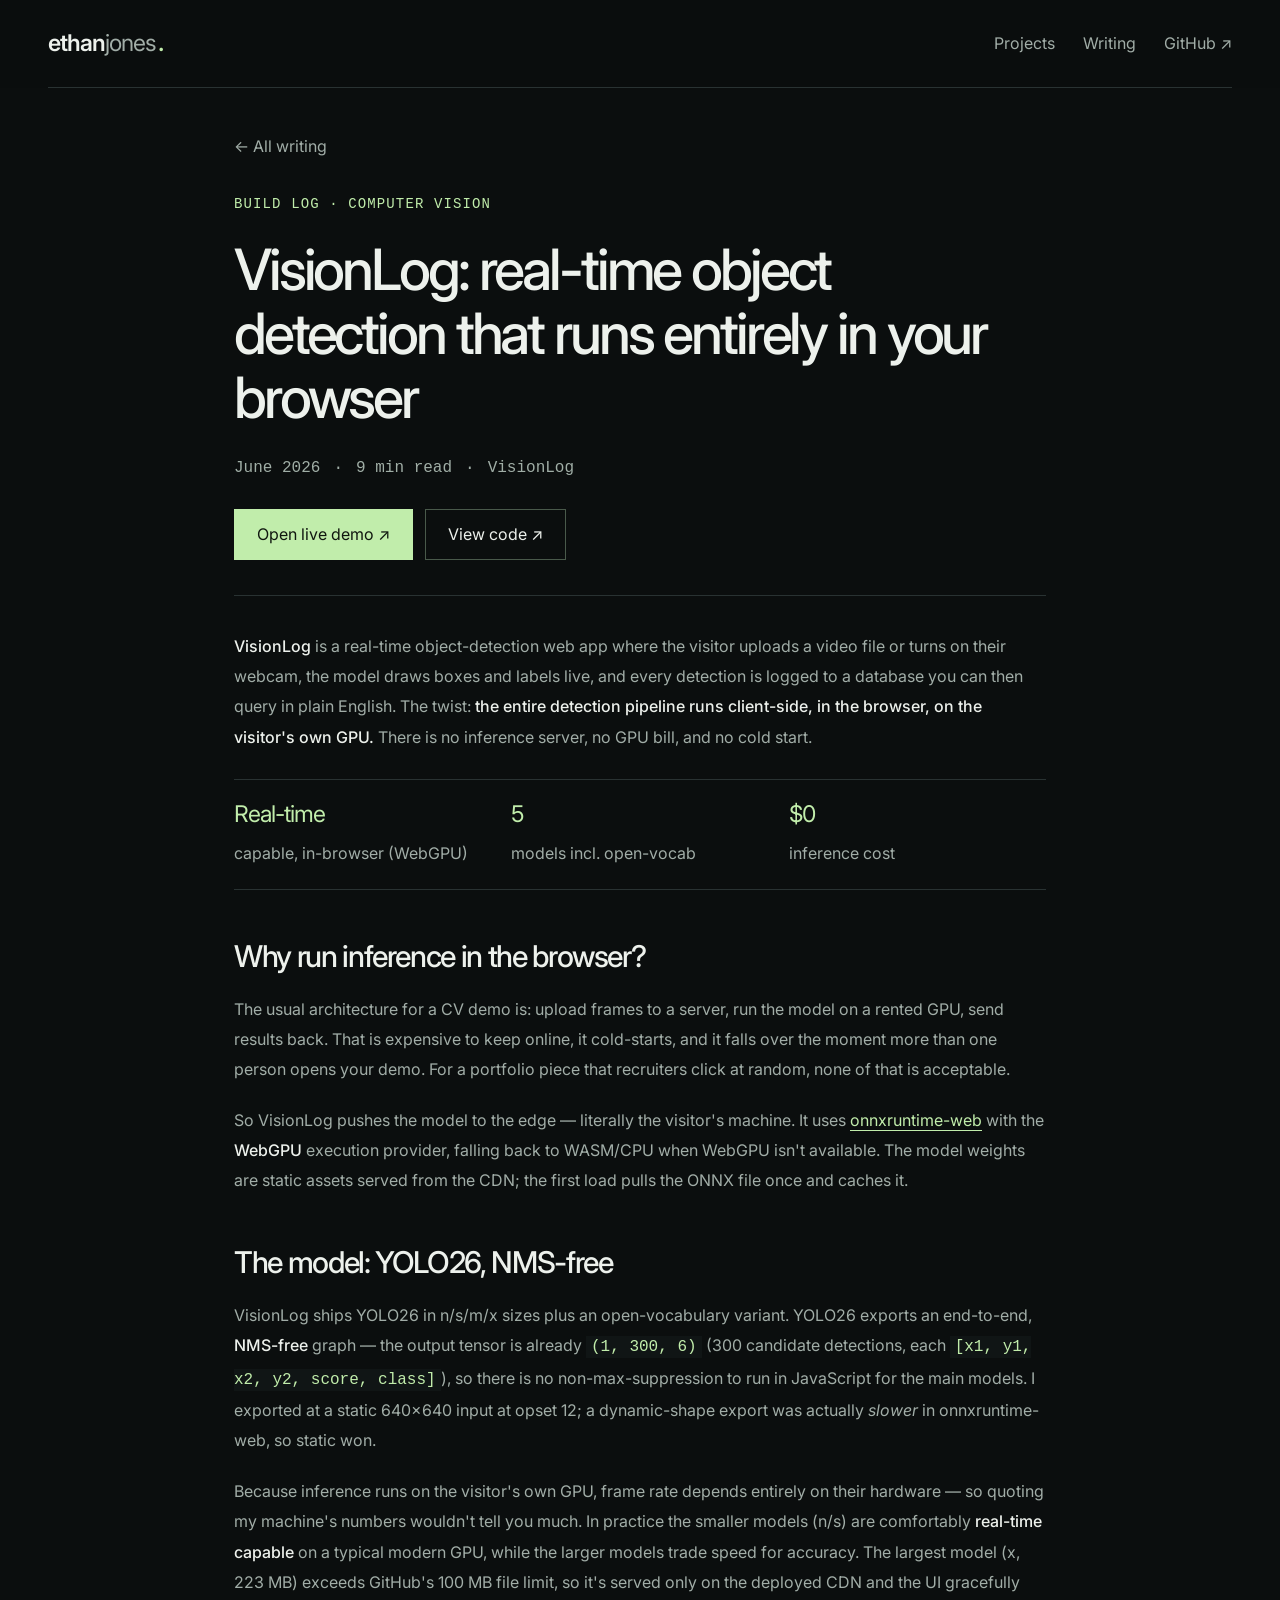
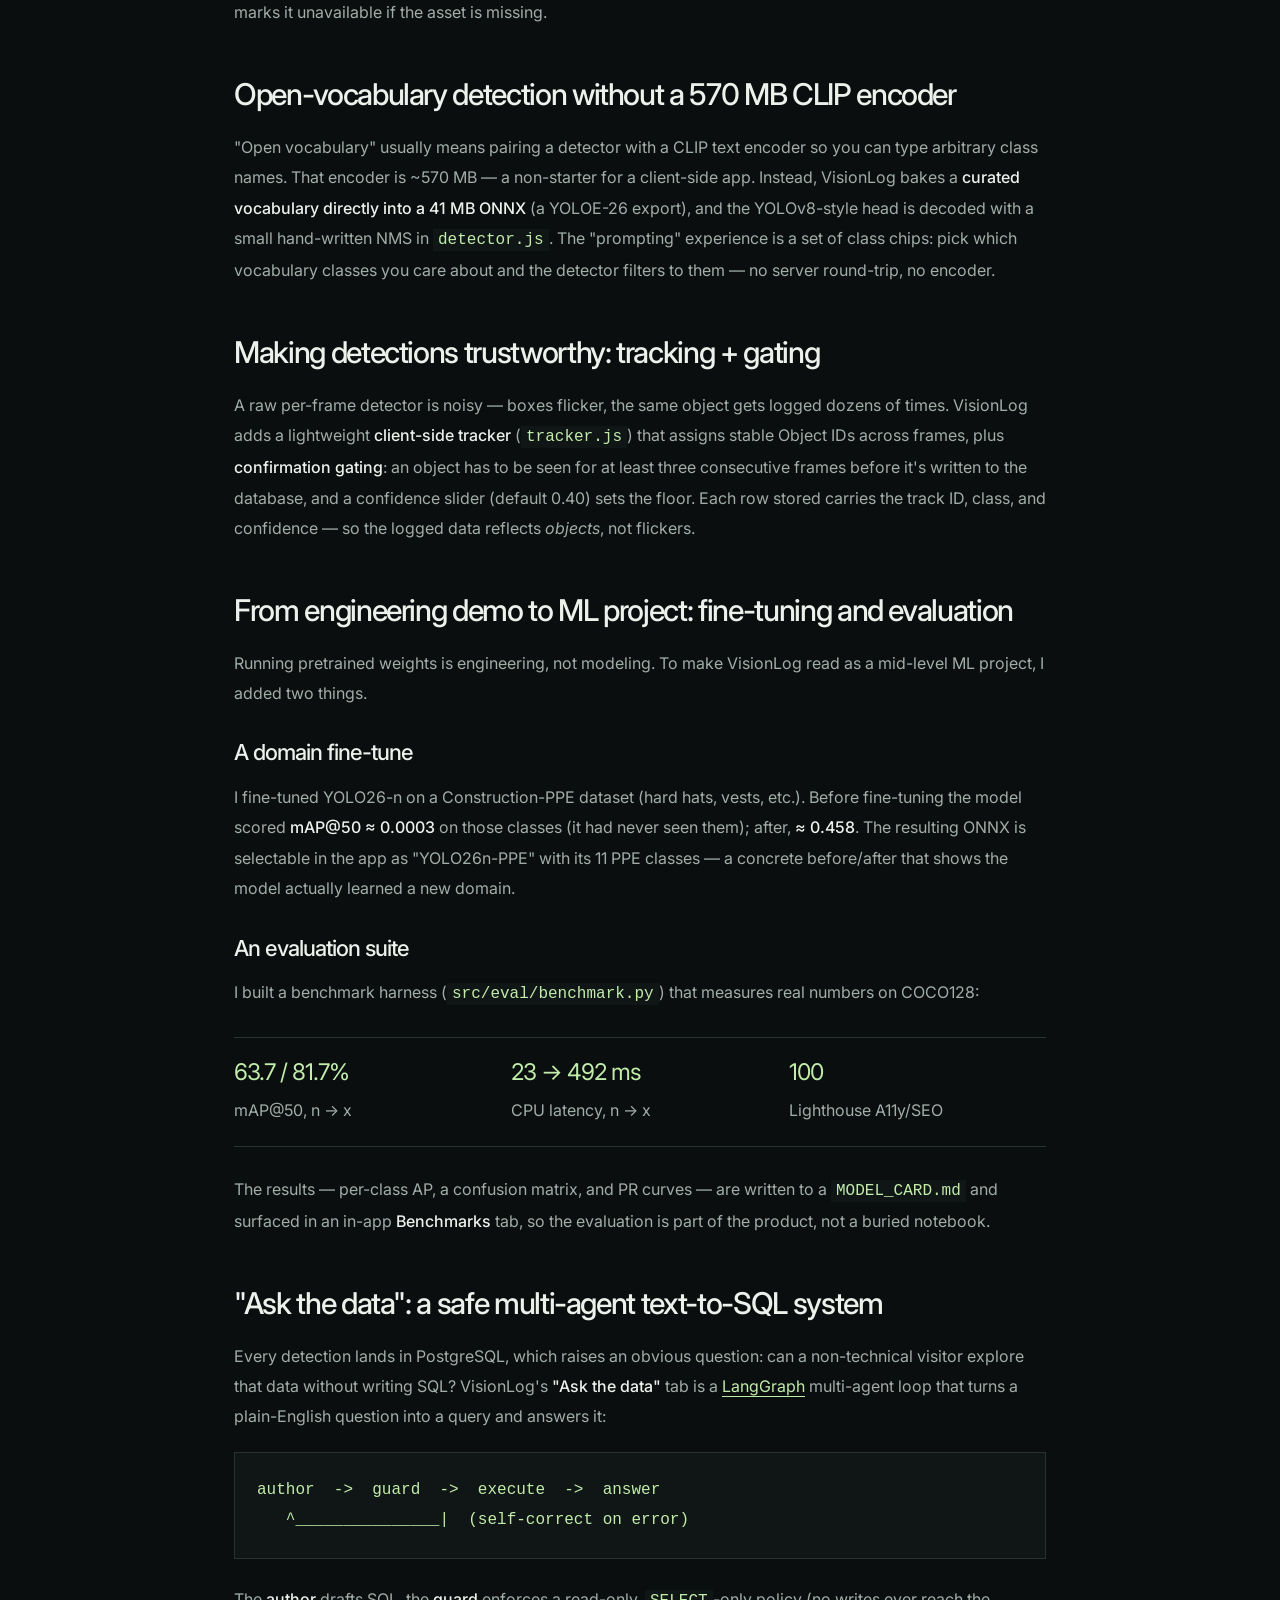
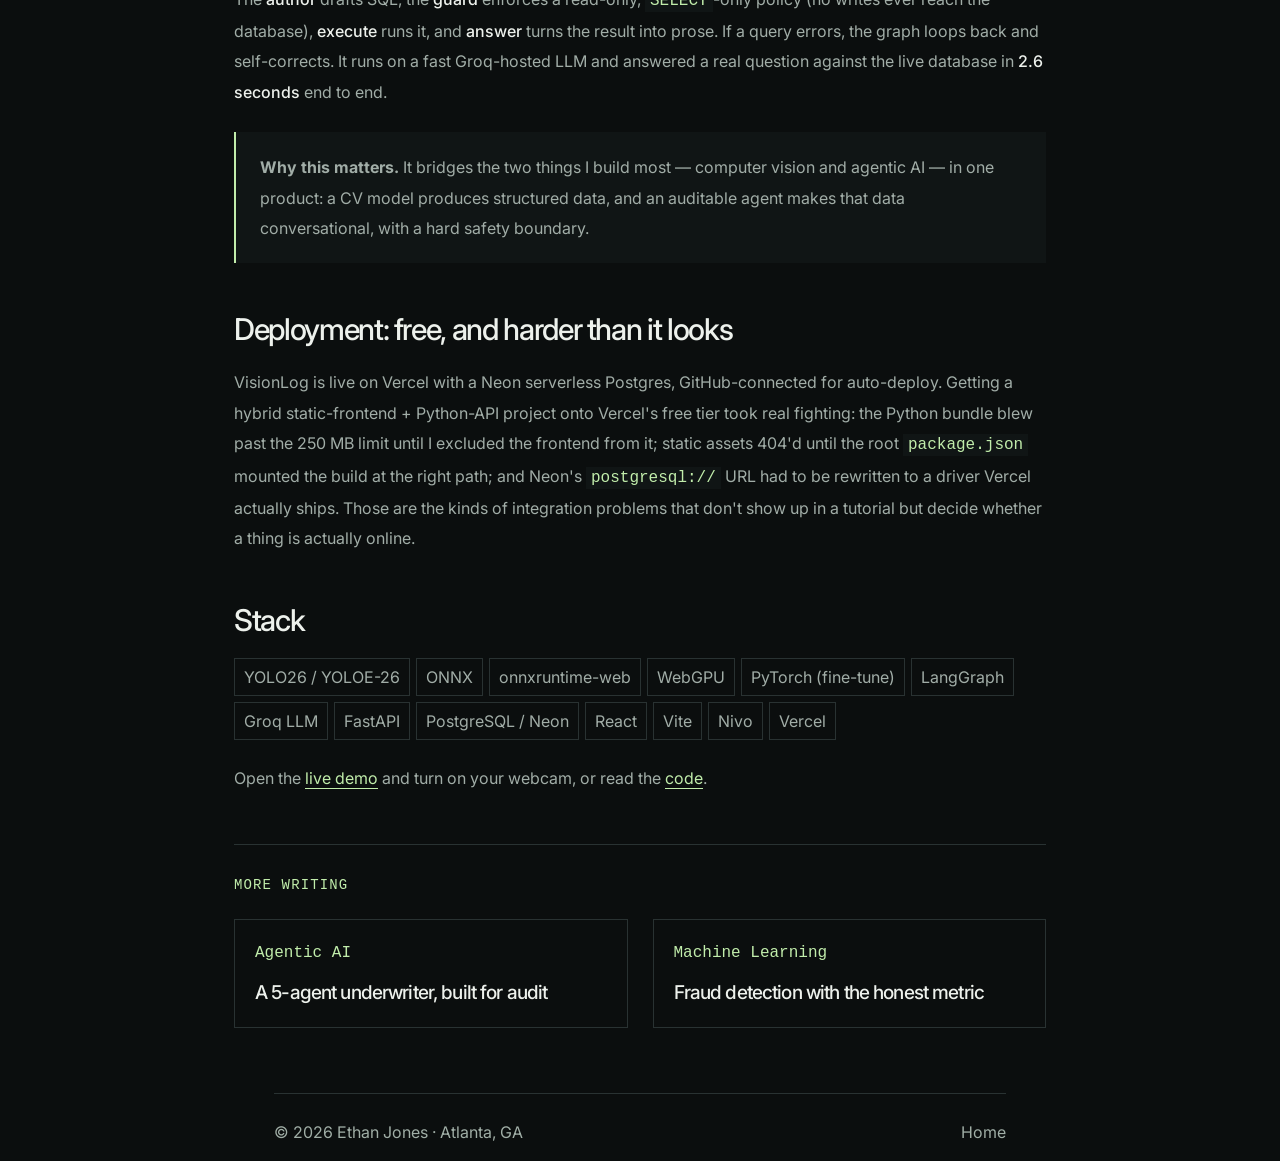
<file: articles/visionlog.html>
<!DOCTYPE html><html lang="en"><head><meta charset="UTF-8"/><meta name="viewport" content="width=device-width,initial-scale=1.0"/>
<title>VisionLog: real-time object detection that runs entirely in your browser — Ethan Jones</title>
<meta name="description" content="How VisionLog runs YOLO26 client-side on WebGPU with open-vocabulary detection, a domain fine-tune, an evaluation suite, and a LangGraph text-to-SQL agent."/>
<link rel="preconnect" href="https://fonts.googleapis.com"/><link rel="preconnect" href="https://fonts.gstatic.com" crossorigin/>
<link href="https://fonts.googleapis.com/css2?family=Space+Grotesk:wght@400;500;600;700&family=Inter:wght@400;500;600&display=swap" rel="stylesheet"/>
<link rel="stylesheet" href="../assets/style.css?v=readable-share6"/><link rel="stylesheet" href="../assets/article.css?v=readable-share6"/><link rel="canonical" href="https://ethanjgithub.github.io/articles/visionlog.html" />
<meta property="og:title" content="VisionLog: real-time object detection that runs entirely in your browser — Ethan Jones" />
<meta property="og:description" content="How VisionLog runs YOLO26 client-side on WebGPU with open-vocabulary detection, a domain fine-tune, an evaluation suite, and a LangGraph text-to-SQL agent." />
<meta property="og:type" content="article" />
<meta property="og:url" content="https://ethanjgithub.github.io/articles/visionlog.html" />
<meta property="og:site_name" content="Ethan Jones" />
<meta property="og:locale" content="en_US" />
<meta property="og:image" content="https://ethanjgithub.github.io/assets/social-card.png" />
<meta property="og:image:secure_url" content="https://ethanjgithub.github.io/assets/social-card.png" />
<meta property="og:image:type" content="image/png" />
<meta property="og:image:width" content="1200" />
<meta property="og:image:height" content="630" />
<meta property="og:image:alt" content="Ethan Jones: AI and software engineering. VisionLog, CredAgent, FraudPulse and Sentinel." />
<meta name="twitter:card" content="summary_large_image" />
<meta name="twitter:title" content="VisionLog: real-time object detection that runs entirely in your browser — Ethan Jones" />
<meta name="twitter:description" content="How VisionLog runs YOLO26 client-side on WebGPU with open-vocabulary detection, a domain fine-tune, an evaluation suite, and a LangGraph text-to-SQL agent." />
<meta name="twitter:image" content="https://ethanjgithub.github.io/assets/social-card.png" />
<meta name="theme-color" content="#0b1010" />
<link rel="icon" href="https://ethanjgithub.github.io/assets/favicon.svg" type="image/svg+xml" />
<link rel="apple-touch-icon" href="https://ethanjgithub.github.io/assets/apple-touch-icon.png" />
<script type="application/ld+json">{"@context": "https://schema.org", "@graph": [{"@type": "Person", "@id": "https://ethanjgithub.github.io/#ethan-jones", "name": "Ethan Jones", "url": "https://ethanjgithub.github.io/", "jobTitle": "AI / ML and Software Engineer", "sameAs": ["https://github.com/EthanJGithub"], "knowsAbout": ["Computer vision", "Machine learning", "Agentic AI", "Software engineering"]}, {"@type": "WebSite", "@id": "https://ethanjgithub.github.io/#website", "url": "https://ethanjgithub.github.io/", "name": "Ethan Jones", "publisher": {"@id": "https://ethanjgithub.github.io/#ethan-jones"}}, {"@type": "Article", "@id": "https://ethanjgithub.github.io/articles/visionlog.html#page", "url": "https://ethanjgithub.github.io/articles/visionlog.html", "name": "VisionLog: real-time object detection that runs entirely in your browser — Ethan Jones", "description": "How VisionLog runs YOLO26 client-side on WebGPU with open-vocabulary detection, a domain fine-tune, an evaluation suite, and a LangGraph text-to-SQL agent.", "isPartOf": {"@id": "https://ethanjgithub.github.io/#website"}, "headline": "VisionLog: real-time object detection that runs entirely in your browser — Ethan Jones", "author": {"@id": "https://ethanjgithub.github.io/#ethan-jones"}, "image": "https://ethanjgithub.github.io/assets/social-card.png"}]}</script>
</head><body class="article-page"><a class="skip-link" href="#article">Skip to article</a>
<nav><div class="nav-inner"><a href="../index.html" class="logo">ethan<span class="logo-light">jones</span><span class="logo-dot">.</span></a>
<div class="nav-links"><a href="../index.html#projects">Projects</a><a href="../index.html#writing">Writing</a><a href="https://github.com/EthanJGithub" target="_blank" rel="noopener">GitHub ↗</a></div></div></nav>
<article class="article" id="article">
<a class="back" href="../index.html#writing">← All writing</a>
<span class="kicker">Build Log · Computer Vision</span>
<h1 class="art-title">VisionLog: real-time object detection that runs entirely in your browser</h1>
<div class="meta"><span>June 2026</span><span class="sep">·</span><span>9 min read</span><span class="sep">·</span><span>VisionLog</span></div>
<div class="art-cta"><a class="btn btn-primary" href="https://vision-log-lilac.vercel.app" target="_blank" rel="noopener">Open live demo ↗</a><a class="btn btn-ghost" href="https://github.com/EthanJGithub/VisionLog" target="_blank" rel="noopener">View code ↗</a></div>
<div class="prose"><p><strong>VisionLog</strong> is a real-time object-detection web app where the visitor uploads a video file or turns on their webcam, the model draws boxes and labels live, and every detection is logged to a database you can then query in plain English. The twist: <strong>the entire detection pipeline runs client-side, in the browser, on the visitor's own GPU.</strong> There is no inference server, no GPU bill, and no cold start.</p>
<div class="metrics"><div class="metric"><div class="n grad">Real-time</div><div class="l">capable, in-browser (WebGPU)</div></div><div class="metric"><div class="n grad">5</div><div class="l">models incl. open-vocab</div></div><div class="metric"><div class="n grad">$0</div><div class="l">inference cost</div></div></div>
<h2>Why run inference in the browser?</h2>
<p>The usual architecture for a CV demo is: upload frames to a server, run the model on a rented GPU, send results back. That is expensive to keep online, it cold-starts, and it falls over the moment more than one person opens your demo. For a portfolio piece that recruiters click at random, none of that is acceptable.</p>
<p>So VisionLog pushes the model to the edge — literally the visitor's machine. It uses <a href="https://onnxruntime.ai/docs/tutorials/web/" target="_blank" rel="noopener">onnxruntime-web</a> with the <strong>WebGPU</strong> execution provider, falling back to WASM/CPU when WebGPU isn't available. The model weights are static assets served from the CDN; the first load pulls the ONNX file once and caches it.</p>
<h2>The model: YOLO26, NMS-free</h2>
<p>VisionLog ships YOLO26 in n/s/m/x sizes plus an open-vocabulary variant. YOLO26 exports an end-to-end, <strong>NMS-free</strong> graph — the output tensor is already <code>(1, 300, 6)</code> (300 candidate detections, each <code>[x1, y1, x2, y2, score, class]</code>), so there is no non-max-suppression to run in JavaScript for the main models. I exported at a static 640×640 input at opset 12; a dynamic-shape export was actually <em>slower</em> in onnxruntime-web, so static won.</p>
<p>Because inference runs on the visitor's own GPU, frame rate depends entirely on their hardware — so quoting my machine's numbers wouldn't tell you much. In practice the smaller models (n/s) are comfortably <strong>real-time capable</strong> on a typical modern GPU, while the larger models trade speed for accuracy. The largest model (x, 223 MB) exceeds GitHub's 100 MB file limit, so it's served only on the deployed CDN and the UI gracefully marks it unavailable if the asset is missing.</p>
<h2>Open-vocabulary detection without a 570 MB CLIP encoder</h2>
<p>"Open vocabulary" usually means pairing a detector with a CLIP text encoder so you can type arbitrary class names. That encoder is ~570 MB — a non-starter for a client-side app. Instead, VisionLog bakes a <strong>curated vocabulary directly into a 41 MB ONNX</strong> (a YOLOE-26 export), and the YOLOv8-style head is decoded with a small hand-written NMS in <code>detector.js</code>. The "prompting" experience is a set of class chips: pick which vocabulary classes you care about and the detector filters to them — no server round-trip, no encoder.</p>
<h2>Making detections trustworthy: tracking + gating</h2>
<p>A raw per-frame detector is noisy — boxes flicker, the same object gets logged dozens of times. VisionLog adds a lightweight <strong>client-side tracker</strong> (<code>tracker.js</code>) that assigns stable Object IDs across frames, plus <strong>confirmation gating</strong>: an object has to be seen for at least three consecutive frames before it's written to the database, and a confidence slider (default 0.40) sets the floor. Each row stored carries the track ID, class, and confidence — so the logged data reflects <em>objects</em>, not flickers.</p>
<h2>From engineering demo to ML project: fine-tuning and evaluation</h2>
<p>Running pretrained weights is engineering, not modeling. To make VisionLog read as a mid-level ML project, I added two things.</p>
<h3>A domain fine-tune</h3>
<p>I fine-tuned YOLO26-n on a Construction-PPE dataset (hard hats, vests, etc.). Before fine-tuning the model scored <strong>mAP@50 ≈ 0.0003</strong> on those classes (it had never seen them); after, <strong>≈ 0.458</strong>. The resulting ONNX is selectable in the app as "YOLO26n-PPE" with its 11 PPE classes — a concrete before/after that shows the model actually learned a new domain.</p>
<h3>An evaluation suite</h3>
<p>I built a benchmark harness (<code>src/eval/benchmark.py</code>) that measures real numbers on COCO128:</p>
<div class="metrics"><div class="metric"><div class="n grad">63.7 / 81.7%</div><div class="l">mAP@50, n → x</div></div><div class="metric"><div class="n grad">23 → 492 ms</div><div class="l">CPU latency, n → x</div></div><div class="metric"><div class="n grad">100</div><div class="l">Lighthouse A11y/SEO</div></div></div>
<p>The results — per-class AP, a confusion matrix, and PR curves — are written to a <code>MODEL_CARD.md</code> and surfaced in an in-app <strong>Benchmarks</strong> tab, so the evaluation is part of the product, not a buried notebook.</p>
<h2>"Ask the data": a safe multi-agent text-to-SQL system</h2>
<p>Every detection lands in PostgreSQL, which raises an obvious question: can a non-technical visitor explore that data without writing SQL? VisionLog's <strong>"Ask the data"</strong> tab is a <a href="https://www.langchain.com/langgraph" target="_blank" rel="noopener">LangGraph</a> multi-agent loop that turns a plain-English question into a query and answers it:</p>
<pre><code>author  ->  guard  ->  execute  ->  answer
   ^_______________|  (self-correct on error)</code></pre>
<p>The <strong>author</strong> drafts SQL, the <strong>guard</strong> enforces a read-only, <code>SELECT</code>-only policy (no writes ever reach the database), <strong>execute</strong> runs it, and <strong>answer</strong> turns the result into prose. If a query errors, the graph loops back and self-corrects. It runs on a fast Groq-hosted LLM and answered a real question against the live database in <strong>2.6 seconds</strong> end to end.</p>
<div class="callout"><b>Why this matters.</b> It bridges the two things I build most — computer vision and agentic AI — in one product: a CV model produces structured data, and an auditable agent makes that data conversational, with a hard safety boundary.</div>
<h2>Deployment: free, and harder than it looks</h2>
<p>VisionLog is live on Vercel with a Neon serverless Postgres, GitHub-connected for auto-deploy. Getting a hybrid static-frontend + Python-API project onto Vercel's free tier took real fighting: the Python bundle blew past the 250 MB limit until I excluded the frontend from it; static assets 404'd until the root <code>package.json</code> mounted the build at the right path; and Neon's <code>postgresql://</code> URL had to be rewritten to a driver Vercel actually ships. Those are the kinds of integration problems that don't show up in a tutorial but decide whether a thing is actually online.</p>
<h2>Stack</h2>
<div class="stack"><span>YOLO26 / YOLOE-26</span><span>ONNX</span><span>onnxruntime-web</span><span>WebGPU</span><span>PyTorch (fine-tune)</span><span>LangGraph</span><span>Groq LLM</span><span>FastAPI</span><span>PostgreSQL / Neon</span><span>React</span><span>Vite</span><span>Nivo</span><span>Vercel</span></div>
<p>Open the <a href="https://vision-log-lilac.vercel.app" target="_blank" rel="noopener">live demo</a> and turn on your webcam, or read the <a href="https://github.com/EthanJGithub/VisionLog" target="_blank" rel="noopener">code</a>.</p></div>
<div class="more"><span class="kicker">More writing</span><div class="more-grid"><a class="more-card" href="credagent.html"><div class="t">Agentic AI</div><h4>A 5-agent underwriter, built for audit</h4></a><a class="more-card" href="fraudpulse.html"><div class="t">Machine Learning</div><h4>Fraud detection with the honest metric</h4></a></div></div>
</article>
<footer><span>© 2026 Ethan Jones · Atlanta, GA</span><a href="../index.html">Home</a></footer>
</body></html>
</file>
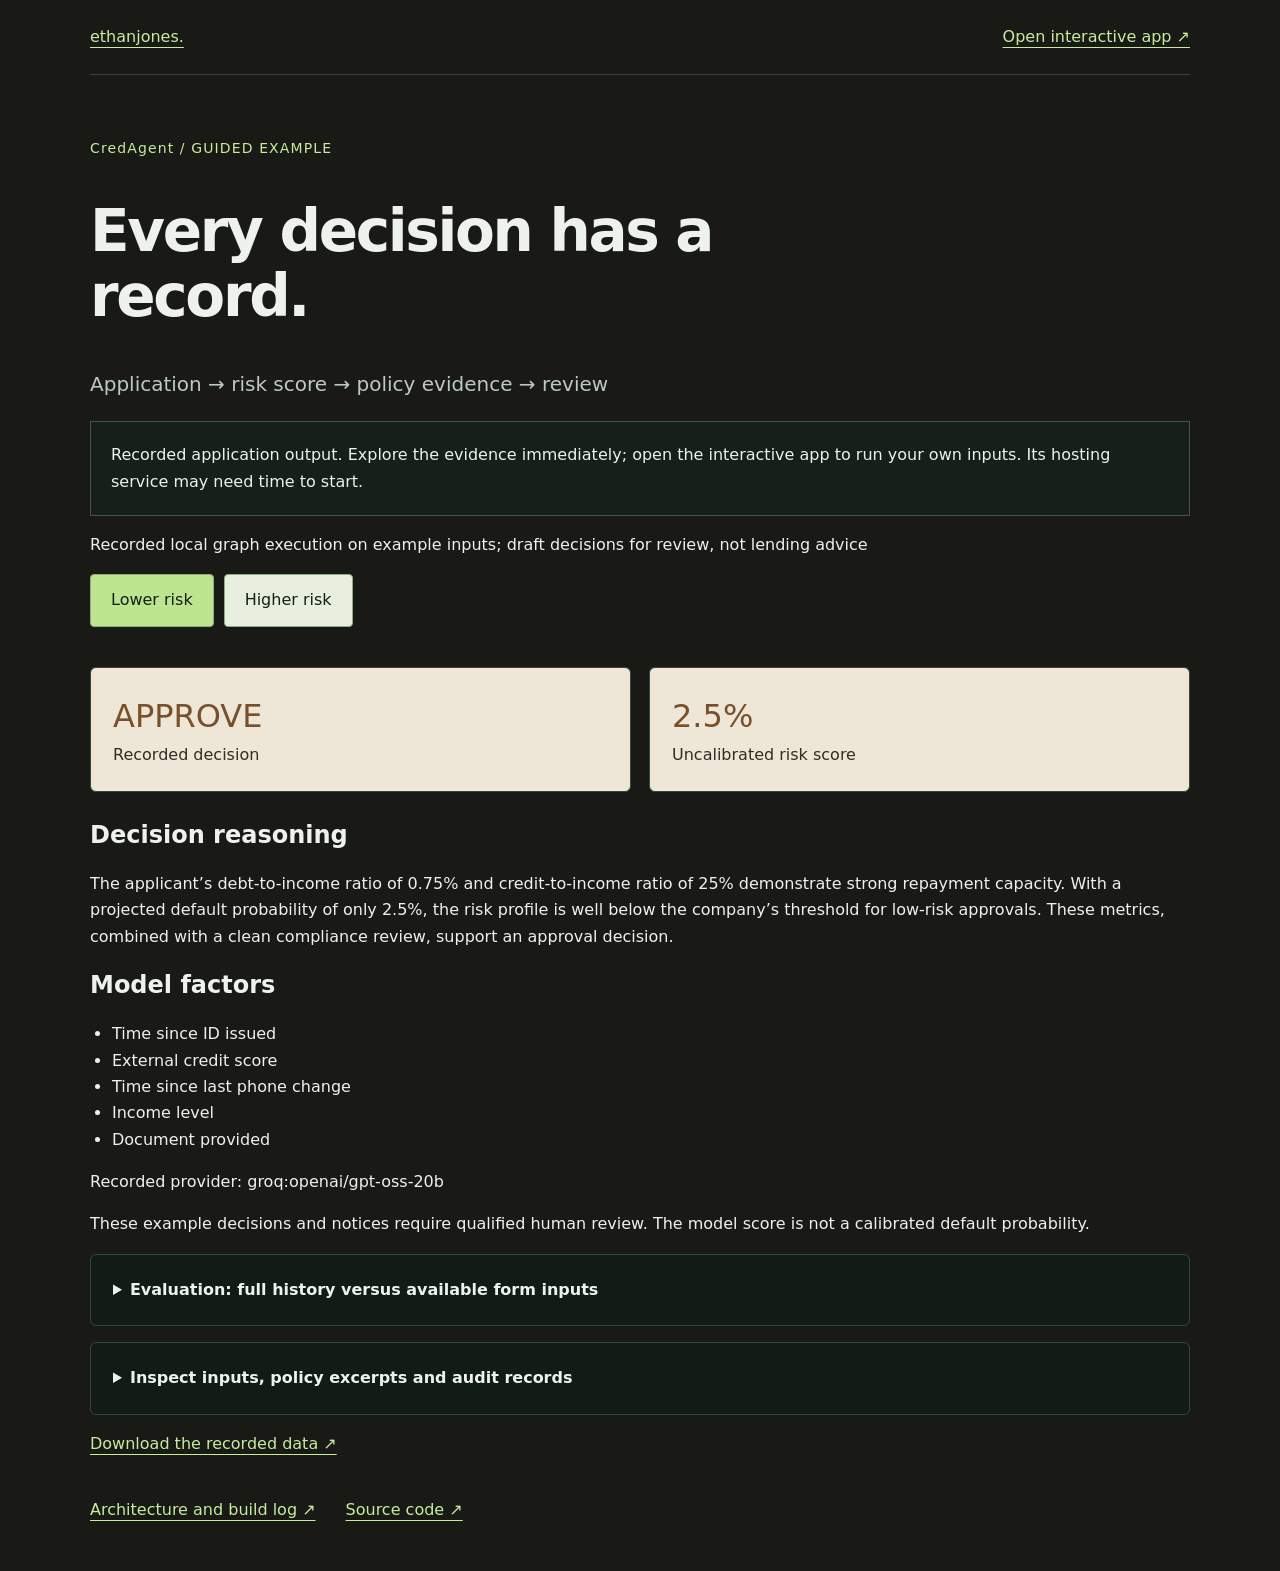
<file: demos/credagent.html>
<!doctype html><html lang="en"><head><meta charset="utf-8"><meta name="viewport" content="width=device-width,initial-scale=1"><title>CredAgent — guided example | Ethan Jones</title><meta name="description" content="Explore recorded CredAgent results, model evidence and implementation by Ethan Jones."><link rel="canonical" href="https://ethanjgithub.github.io/demos/credagent.html"><meta property="og:image" content="https://ethanjgithub.github.io/assets/social-card.png"><link rel="stylesheet" href="demo.css"></head><body data-app="credagent"><header><a href="../">ethanjones.</a><a href="https://ethanjgithub-credagent-streamlit-app-kruhoy.streamlit.app/" target="_blank" rel="noopener">Open interactive app ↗</a></header><main><p class="eyebrow">CredAgent / GUIDED EXAMPLE</p><h1>Every decision has a record.</h1><p class="lead">Application → risk score → policy evidence → review</p><p class="notice">Recorded application output. Explore the evidence immediately; open the interactive app to run your own inputs. Its hosting service may need time to start.</p><div id="result" aria-live="polite"><p>Loading recorded results…</p></div><noscript><p>JavaScript is needed for the interactive record viewer. <a href="../articles/credagent.html">Read the full build log</a>.</p></noscript><footer><a href="../articles/credagent.html">Architecture and build log ↗</a><a href="https://github.com/EthanJGithub/CredAgent">Source code ↗</a></footer></main><script src="demo.js" defer></script></body></html>
</file>
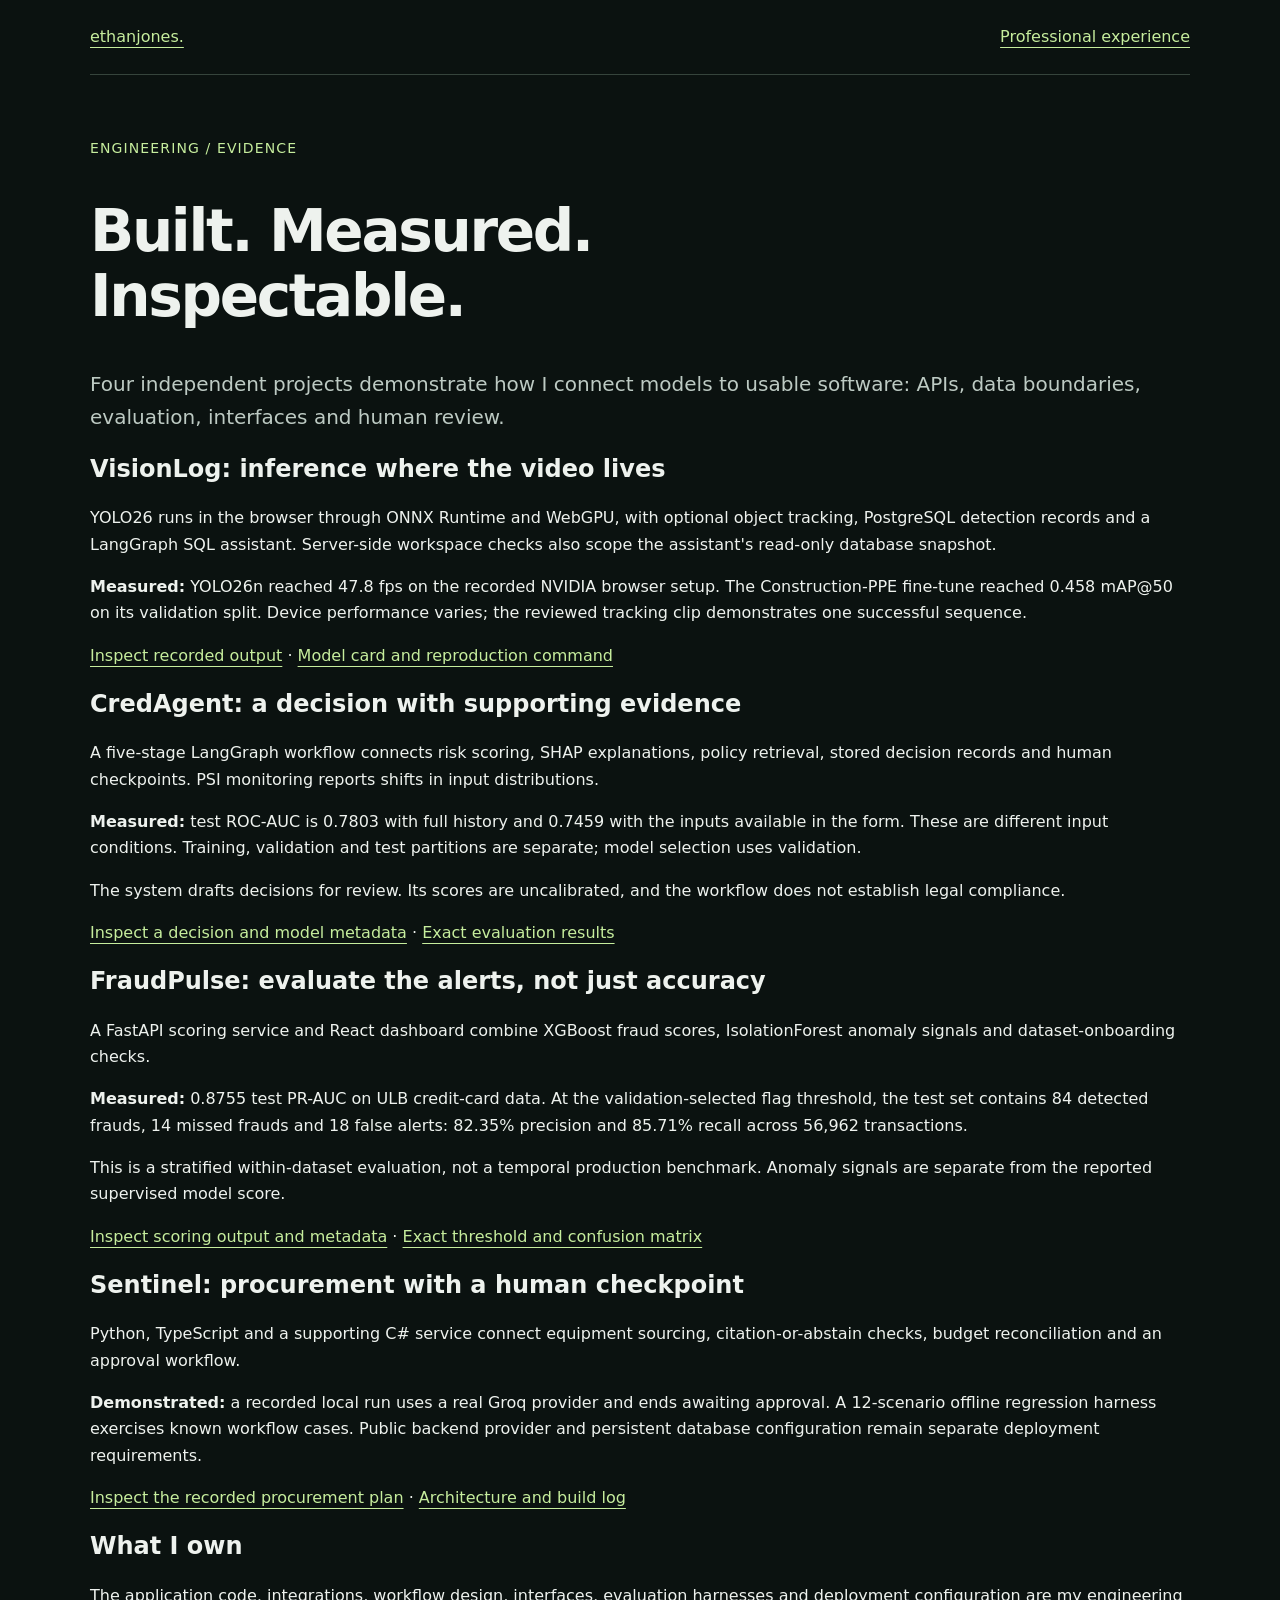
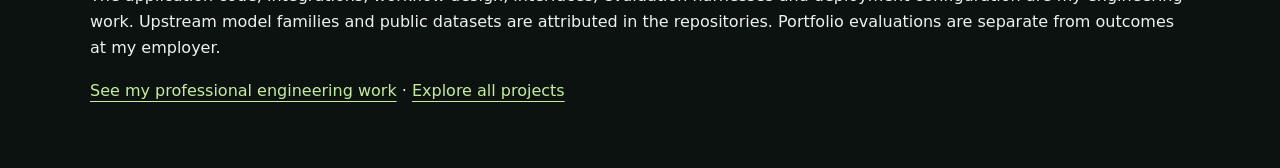
<file: demos/engineering-evidence.html>
<!doctype html>
<html lang="en"><head><meta charset="utf-8"><meta name="viewport" content="width=device-width,initial-scale=1"><title>Engineering evidence | Ethan Jones</title><meta name="description" content="Inspect Ethan Jones's AI engineering: reproducible model evaluation, browser inference, isolated data access, agent workflows and human review."><link rel="canonical" href="https://ethanjgithub.github.io/demos/engineering-evidence.html"><meta property="og:image" content="https://ethanjgithub.github.io/assets/social-card.png"><link rel="stylesheet" href="demo.css"></head>
<body><header><a href="../">ethanjones.</a><a href="../#experience">Professional experience</a></header><main>
<p class="eyebrow">ENGINEERING / EVIDENCE</p><h1>Built. Measured. Inspectable.</h1>
<p class="lead">Four independent projects demonstrate how I connect models to usable software: APIs, data boundaries, evaluation, interfaces and human review.</p>
<section><h2>VisionLog: inference where the video lives</h2><p>YOLO26 runs in the browser through ONNX Runtime and WebGPU, with optional object tracking, PostgreSQL detection records and a LangGraph SQL assistant. Server-side workspace checks also scope the assistant's read-only database snapshot.</p><p><strong>Measured:</strong> YOLO26n reached 47.8 fps on the recorded NVIDIA browser setup. The Construction-PPE fine-tune reached 0.458 mAP@50 on its validation split. Device performance varies; the reviewed tracking clip demonstrates one successful sequence.</p><p><a href="visionlog.html">Inspect recorded output</a> · <a href="https://github.com/EthanJGithub/VisionLog/blob/main/MODEL_CARD.md">Model card and reproduction command</a></p></section>
<section><h2>CredAgent: a decision with supporting evidence</h2><p>A five-stage LangGraph workflow connects risk scoring, SHAP explanations, policy retrieval, stored decision records and human checkpoints. PSI monitoring reports shifts in input distributions.</p><p><strong>Measured:</strong> test ROC-AUC is 0.7803 with full history and 0.7459 with the inputs available in the form. These are different input conditions. Training, validation and test partitions are separate; model selection uses validation.</p><p>The system drafts decisions for review. Its scores are uncalibrated, and the workflow does not establish legal compliance.</p><p><a href="credagent.html">Inspect a decision and model metadata</a> · <a href="https://github.com/EthanJGithub/CredAgent/blob/main/models/model_metadata.json">Exact evaluation results</a></p></section>
<section><h2>FraudPulse: evaluate the alerts, not just accuracy</h2><p>A FastAPI scoring service and React dashboard combine XGBoost fraud scores, IsolationForest anomaly signals and dataset-onboarding checks.</p><p><strong>Measured:</strong> 0.8755 test PR-AUC on ULB credit-card data. At the validation-selected flag threshold, the test set contains 84 detected frauds, 14 missed frauds and 18 false alerts: 82.35% precision and 85.71% recall across 56,962 transactions.</p><p>This is a stratified within-dataset evaluation, not a temporal production benchmark. Anomaly signals are separate from the reported supervised model score.</p><p><a href="fraudpulse.html">Inspect scoring output and metadata</a> · <a href="https://github.com/EthanJGithub/FraudPulse/blob/main/models/metadata.json">Exact threshold and confusion matrix</a></p></section>
<section><h2>Sentinel: procurement with a human checkpoint</h2><p>Python, TypeScript and a supporting C# service connect equipment sourcing, citation-or-abstain checks, budget reconciliation and an approval workflow.</p><p><strong>Demonstrated:</strong> a recorded local run uses a real Groq provider and ends awaiting approval. A 12-scenario offline regression harness exercises known workflow cases. Public backend provider and persistent database configuration remain separate deployment requirements.</p><p><a href="sentinel.html">Inspect the recorded procurement plan</a> · <a href="../articles/sentinel.html">Architecture and build log</a></p></section>
<section><h2>What I own</h2><p>The application code, integrations, workflow design, interfaces, evaluation harnesses and deployment configuration are my engineering work. Upstream model families and public datasets are attributed in the repositories. Portfolio evaluations are separate from outcomes at my employer.</p><p><a href="../#experience">See my professional engineering work</a> · <a href="../#projects">Explore all projects</a></p></section>
</main></body></html>
</file>
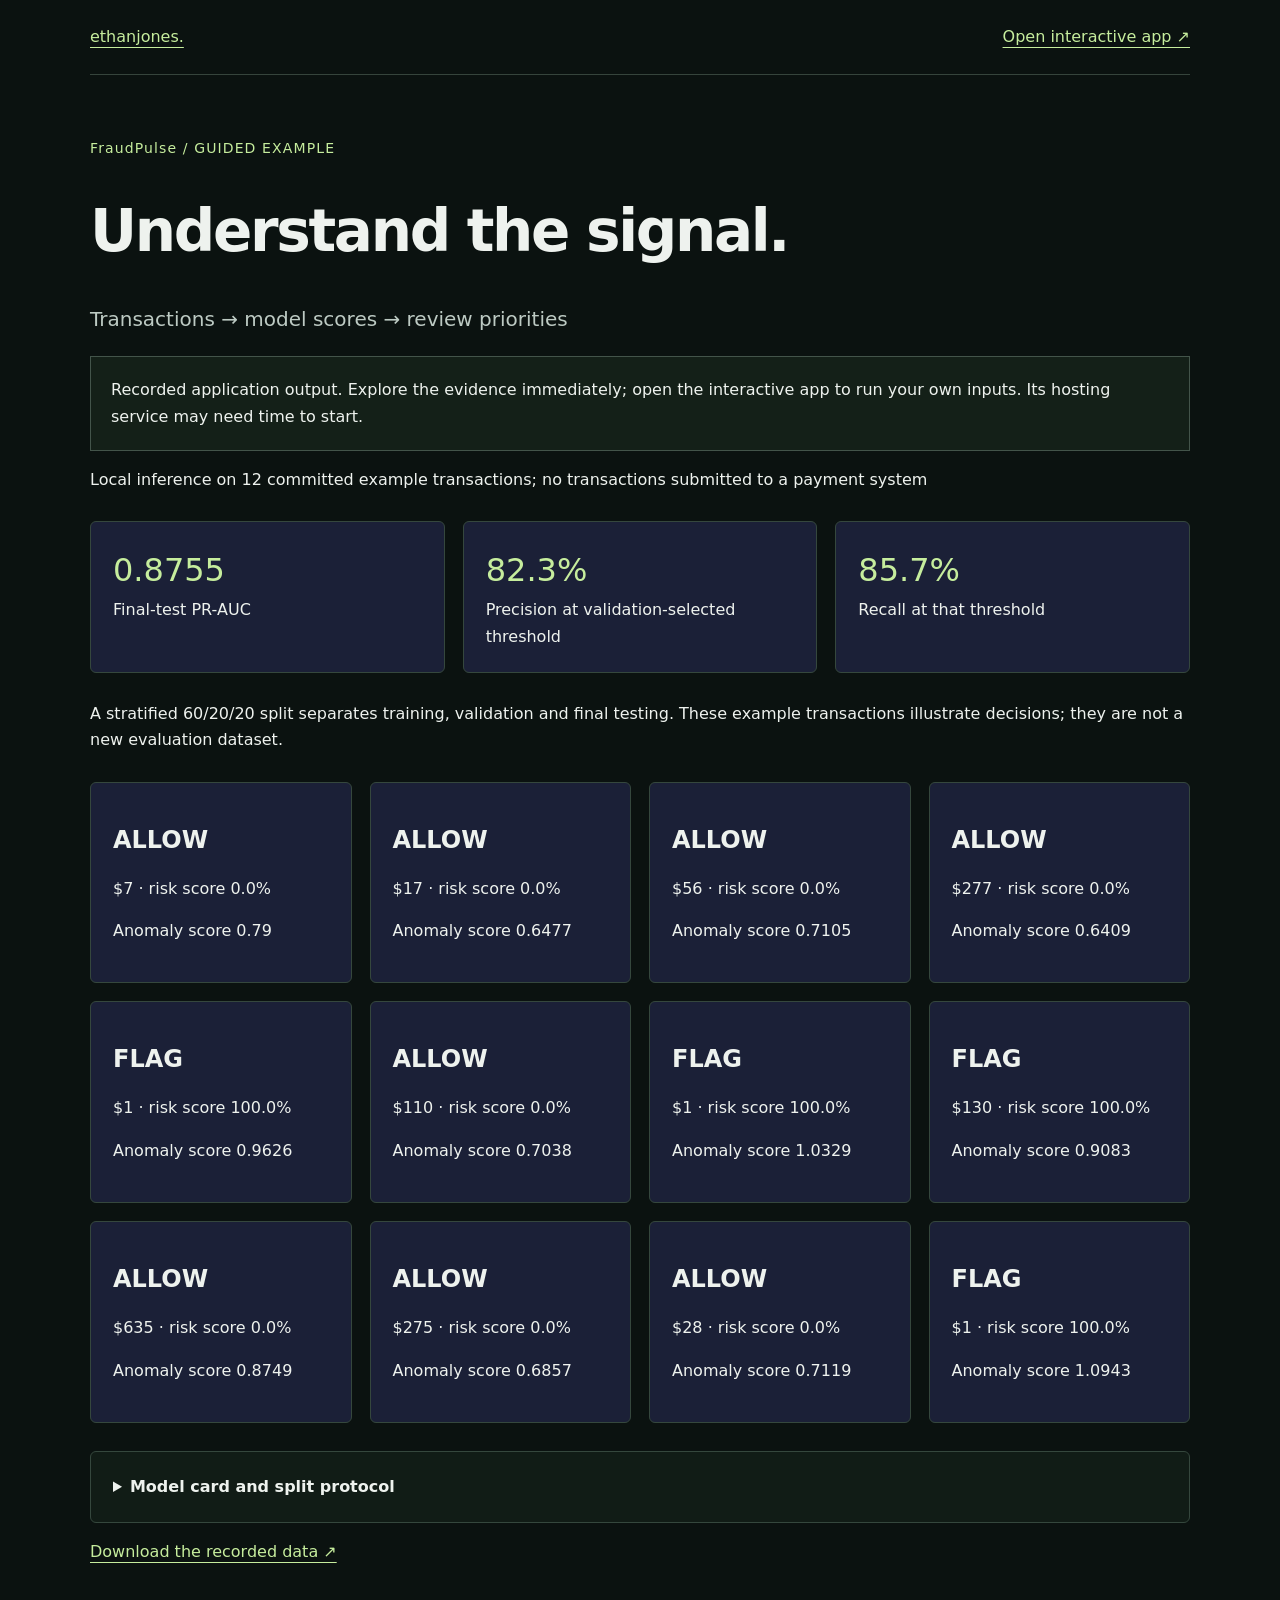
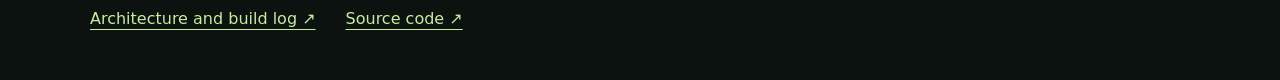
<file: demos/fraudpulse.html>
<!doctype html><html lang="en"><head><meta charset="utf-8"><meta name="viewport" content="width=device-width,initial-scale=1"><title>FraudPulse — guided example | Ethan Jones</title><meta name="description" content="Explore recorded FraudPulse results, model evidence and implementation by Ethan Jones."><link rel="canonical" href="https://ethanjgithub.github.io/demos/fraudpulse.html"><meta property="og:image" content="https://ethanjgithub.github.io/assets/social-card.png"><link rel="stylesheet" href="demo.css"></head><body data-app="fraudpulse"><header><a href="../">ethanjones.</a><a href="https://fraud-pulse.vercel.app" target="_blank" rel="noopener">Open interactive app ↗</a></header><main><p class="eyebrow">FraudPulse / GUIDED EXAMPLE</p><h1>Understand the signal.</h1><p class="lead">Transactions → model scores → review priorities</p><p class="notice">Recorded application output. Explore the evidence immediately; open the interactive app to run your own inputs. Its hosting service may need time to start.</p><div id="result" aria-live="polite"><p>Loading recorded results…</p></div><noscript><p>JavaScript is needed for the interactive record viewer. <a href="../articles/fraudpulse.html">Read the full build log</a>.</p></noscript><footer><a href="../articles/fraudpulse.html">Architecture and build log ↗</a><a href="https://github.com/EthanJGithub/FraudPulse">Source code ↗</a></footer></main><script src="demo.js" defer></script></body></html>
</file>
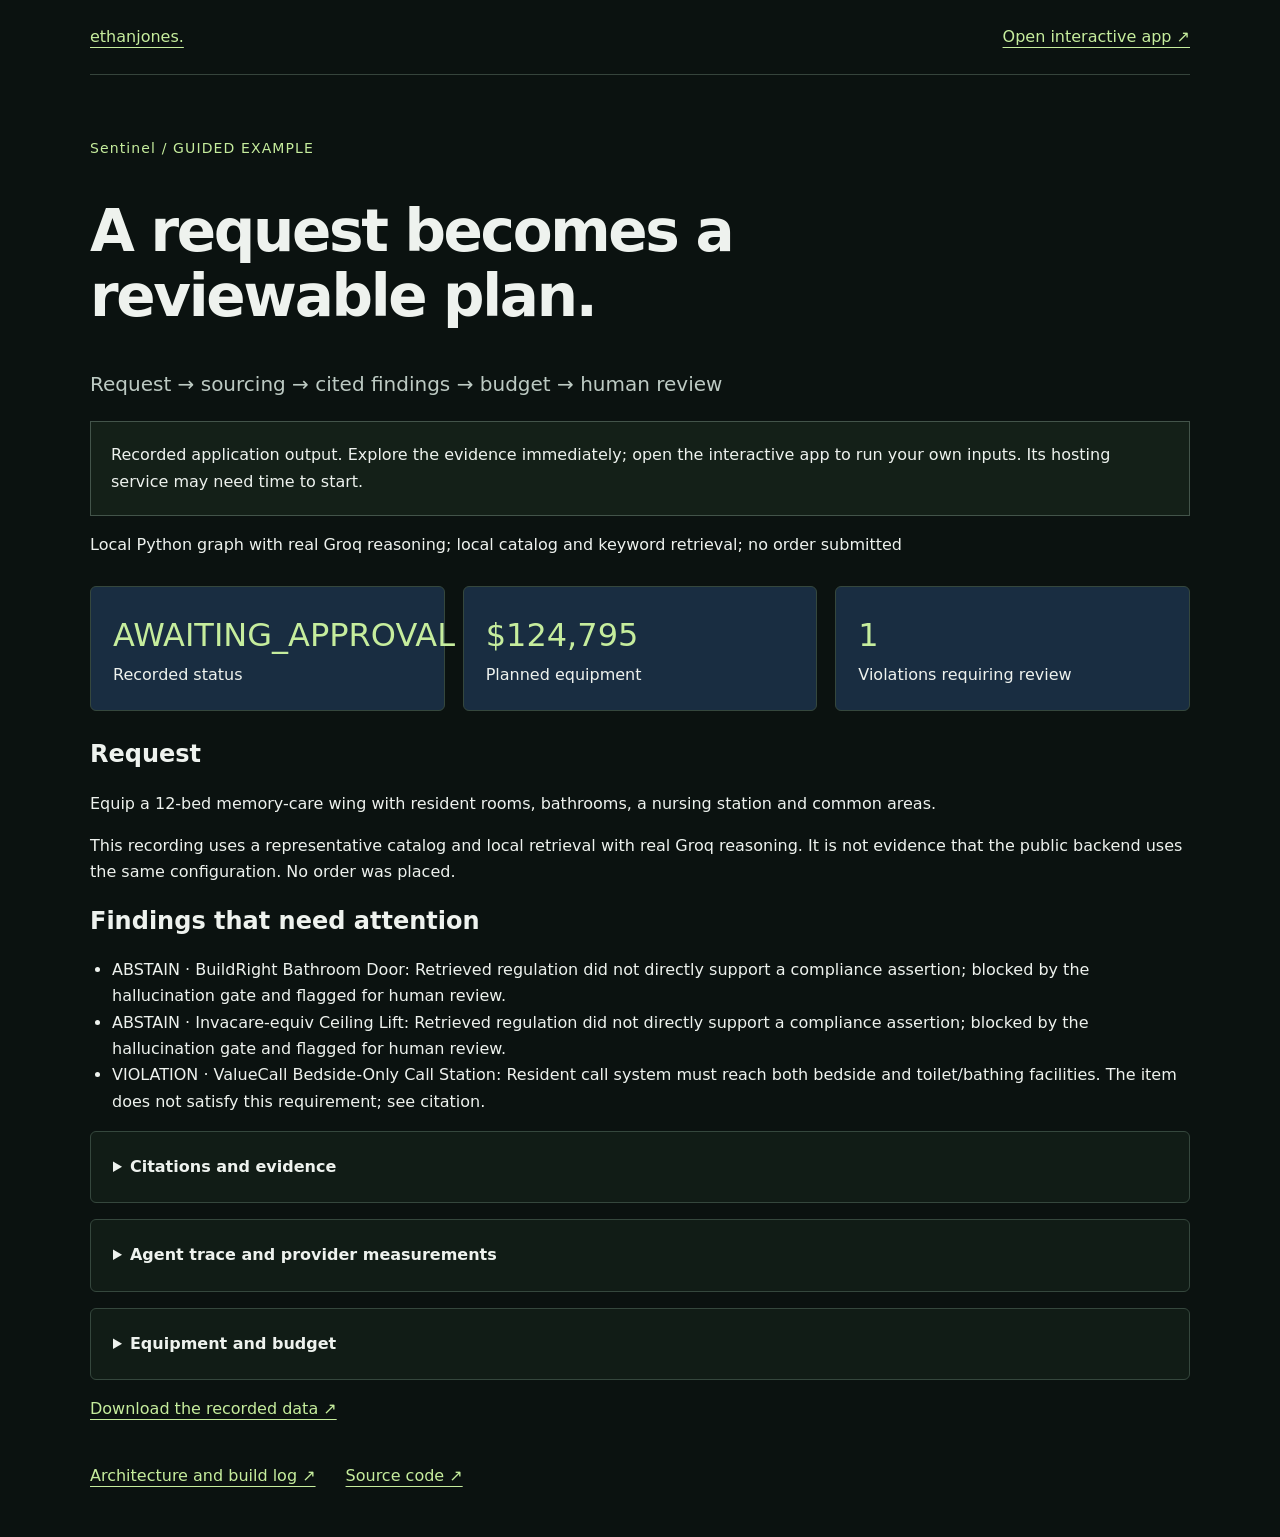
<file: demos/sentinel.html>
<!doctype html><html lang="en"><head><meta charset="utf-8"><meta name="viewport" content="width=device-width,initial-scale=1"><title>Sentinel — guided example | Ethan Jones</title><meta name="description" content="Explore recorded Sentinel results, model evidence and implementation by Ethan Jones."><link rel="canonical" href="https://ethanjgithub.github.io/demos/sentinel.html"><meta property="og:image" content="https://ethanjgithub.github.io/assets/social-card.png"><link rel="stylesheet" href="demo.css"></head><body data-app="sentinel"><header><a href="../">ethanjones.</a><a href="https://sentinel-console-gamma.vercel.app" target="_blank" rel="noopener">Open interactive app ↗</a></header><main><p class="eyebrow">Sentinel / GUIDED EXAMPLE</p><h1>A request becomes a reviewable plan.</h1><p class="lead">Request → sourcing → cited findings → budget → human review</p><p class="notice">Recorded application output. Explore the evidence immediately; open the interactive app to run your own inputs. Its hosting service may need time to start.</p><div id="result" aria-live="polite"><p>Loading recorded results…</p></div><noscript><p>JavaScript is needed for the interactive record viewer. <a href="../articles/sentinel.html">Read the full build log</a>.</p></noscript><footer><a href="../articles/sentinel.html">Architecture and build log ↗</a><a href="https://github.com/EthanJGithub/Sentinel">Source code ↗</a></footer></main><script src="demo.js" defer></script></body></html>
</file>
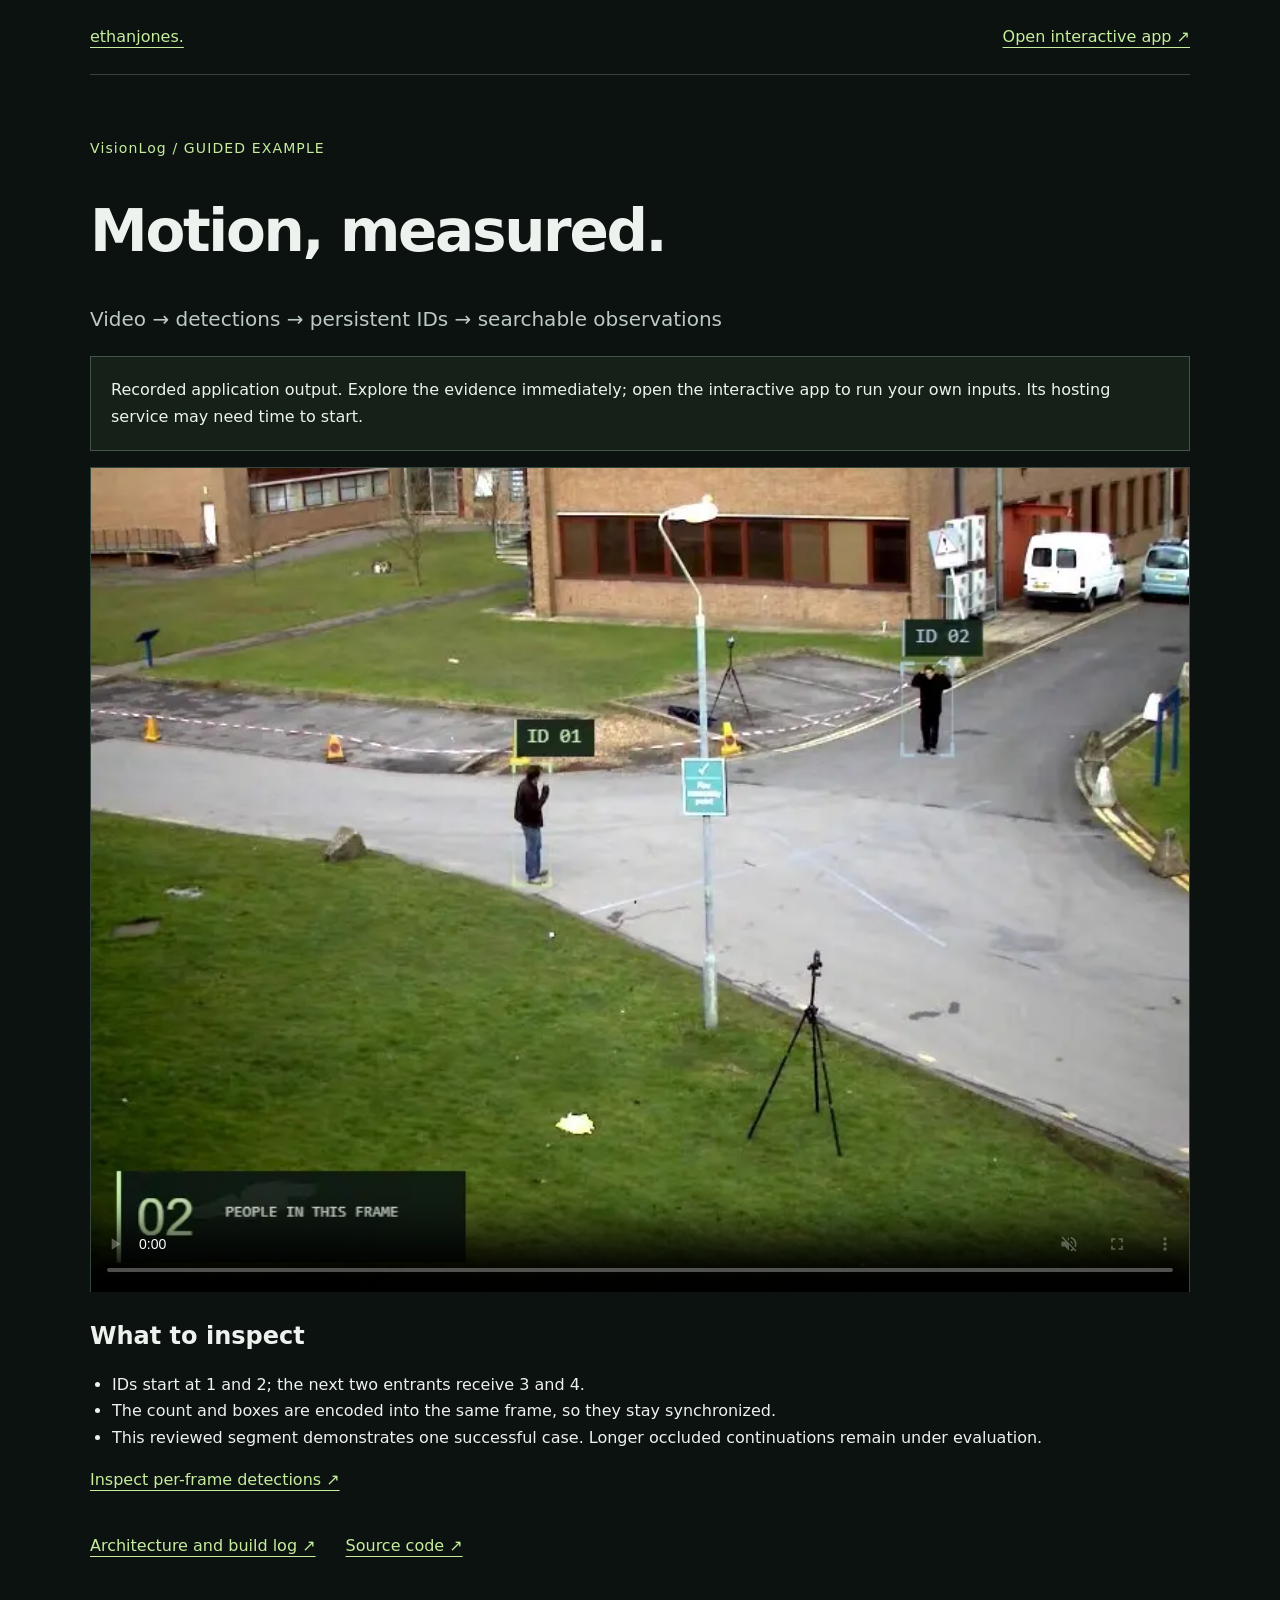
<file: demos/visionlog.html>
<!doctype html><html lang="en"><head><meta charset="utf-8"><meta name="viewport" content="width=device-width,initial-scale=1"><title>VisionLog — guided example | Ethan Jones</title><meta name="description" content="Explore recorded VisionLog results, model evidence and implementation by Ethan Jones."><link rel="canonical" href="https://ethanjgithub.github.io/demos/visionlog.html"><meta property="og:image" content="https://ethanjgithub.github.io/assets/social-card.png"><link rel="stylesheet" href="demo.css"></head><body data-app="visionlog"><header><a href="../">ethanjones.</a><a href="https://vision-log-lilac.vercel.app" target="_blank" rel="noopener">Open interactive app ↗</a></header><main><p class="eyebrow">VisionLog / GUIDED EXAMPLE</p><h1>Motion, measured.</h1><p class="lead">Video → detections → persistent IDs → searchable observations</p><p class="notice">Recorded application output. Explore the evidence immediately; open the interactive app to run your own inputs. Its hosting service may need time to start.</p><div id="result" aria-live="polite"><p>Loading recorded results…</p></div><noscript><p>JavaScript is needed for the interactive record viewer. <a href="../articles/visionlog.html">Read the full build log</a>.</p></noscript><footer><a href="../articles/visionlog.html">Architecture and build log ↗</a><a href="https://github.com/EthanJGithub/VisionLog">Source code ↗</a></footer></main><script src="demo.js" defer></script></body></html>
</file>
<file: assets/style.css>
:root{--bg:#0b0e0e;--bg-soft:#101515;--card:#111818;--line:#293232;--line-soft:#202929;--text:#edf1ec;--muted:#a1ada7;--muted-dim:#83918a;--cyan:#c1edab;--purple:#c1edab;--accent:#c1edab;--maxw:1240px;color-scheme:dark}
*{box-sizing:border-box;margin:0;padding:0}html{scroll-behavior:smooth;scroll-padding-top:100px}body{background:var(--bg);color:var(--text);font-family:Inter,Arial,sans-serif;line-height:1.65;-webkit-font-smoothing:antialiased}a{color:inherit;text-decoration:none}button{font:inherit;color:inherit;cursor:pointer}button,a,summary{-webkit-tap-highlight-color:transparent}a,button,summary{touch-action:manipulation}a:focus-visible,button:focus-visible,summary:focus-visible,[tabindex]:focus-visible{outline:2px solid var(--cyan);outline-offset:6px}::selection{background:var(--cyan);color:var(--bg)}h1,h2,h3,h4{font-weight:500;line-height:1.1;letter-spacing:-.045em}.wrap{width:calc(100% - 96px);max-width:var(--maxw);margin-inline:auto}.skip-link{position:fixed;top:-100px;left:20px;background:var(--cyan);color:var(--bg);padding:12px 20px;z-index:100}.skip-link:focus{top:12px}.eyebrow,.kicker,.location,.showcase-bar,.lab-tabs small,.visual-label,.visual-note,.lab-footer,.project-number,.ptag,.project-metric span,.when,.date,.skill h4,.hero-status,.lab-metric span{font-family:ui-monospace,SFMono-Regular,Consolas,monospace;font-size:16px;letter-spacing:.08em;line-height:1.5}.muted{color:var(--muted-dim)}
nav{position:sticky;top:0;z-index:30;background:#0b0eee00;background:rgba(11,14,14,.94);backdrop-filter:blur(16px)}.nav-inner{height:88px;display:flex;justify-content:space-between;align-items:center;border-bottom:1px solid var(--line)}.logo{display:inline-flex;align-items:baseline;font-size:23px;font-weight:600;letter-spacing:-1px}.logo-light{font-weight:400;color:var(--muted)}.logo-dot{color:var(--cyan);margin-left:2px}.nav-links{display:flex;align-items:center;gap:28px;font-size:16px}.nav-links a{color:var(--muted);transition:color .2s}.nav-links a:hover,.text-link:hover{color:var(--cyan)}.nav-links .nav-cta{border:1px solid #4a5a50;padding:8px 17px;color:var(--text);margin-left:12px}.menu-toggle{display:none}
.hero{padding:64px 0 45px;position:relative}.hero-topline{display:flex;justify-content:space-between;align-items:center;margin-bottom:35px}.eyebrow{color:var(--cyan)}.eyebrow i,.status-dot,.lab-indicator i{display:inline-block;width:6px;height:6px;border-radius:50%;background:var(--cyan);margin-right:10px;box-shadow:0 0 12px #c1edab30}.location{color:var(--muted-dim)}.location span{color:var(--cyan);padding-left:14px}.hero h1{font-size:clamp(42px,5.9vw,85px);line-height:1.06;letter-spacing:-.065em}.hero h1>span{color:var(--muted-dim)}.hero h1 em{font-style:normal;color:var(--text)}.hero-bottom{display:flex;justify-content:space-between;align-items:end;gap:32px;margin-top:29px}.hero-bottom p{color:var(--muted);font-size:16px;max-width:530px;line-height:1.8}.text-link{display:inline-flex;justify-content:space-between;align-items:center;gap:34px;font-size:16px;padding-bottom:8px;border-bottom:1px solid #53614f;white-space:nowrap;transition:color .2s}.text-link span{color:var(--cyan);font-size:20px}.hero-status{color:var(--muted);margin-top:25px;font-size:16px;letter-spacing:.025em}
section{padding:100px 0;scroll-margin-top:20px}.showcase{border:1px solid var(--line);padding:0;background:var(--bg-soft)}.showcase-bar{display:flex;justify-content:space-between;padding:15px 23px;border-bottom:1px solid var(--line);font-size:16px}.showcase-bar .muted{margin-left:15px}.lab-indicator{color:var(--muted-dim);font-size:16px}.lab-tabs{display:grid;grid-template-columns:repeat(4,1fr);border-bottom:1px solid var(--line)}.lab-tabs button{border:0;border-right:1px solid var(--line);background:transparent;text-align:left;padding:17px 24px;font-size:16px;position:relative;transition:background .2s}.lab-tabs button:last-child{border-right:0}.lab-tabs button[aria-selected=true]{background:#19211b}.lab-tabs button[aria-selected=true]:after{content:"";position:absolute;bottom:-1px;left:0;right:0;height:2px;background:var(--cyan)}.lab-tabs button>span{font-family:monospace;font-size:16px;color:var(--muted-dim);margin-right:14px}.lab-tabs small{font-size:16px;color:var(--muted-dim);float:right;padding-top:4px}.lab-body{display:grid;grid-template-columns:1.8fr 1fr;min-height:335px}.lab-visual{position:relative;border-right:1px solid var(--line);overflow:hidden;min-height:335px;background:#0c1211}.lab-visual canvas{width:100%;height:100%;position:absolute;inset:0}.visual-label{position:absolute;top:19px;left:23px;right:23px;display:flex;justify-content:space-between;gap:16px;font-size:16px;color:var(--muted)}#motion-toggle{border:0;background:#0c1211aa;font-family:inherit;font-size:16px;letter-spacing:0;color:var(--text)}#motion-toggle span{margin-left:8px;color:var(--cyan)}.visual-note{position:absolute;bottom:15px;left:23px;font-size:16px;color:var(--muted-dim)}.lab-copy{padding:28px 30px;display:flex;flex-direction:column;align-items:start}.lab-copy .eyebrow{font-size:16px}.lab-copy h2{font-size:34px;letter-spacing:-.04em;margin:13px 0}.lab-copy p{font-size:16px;line-height:1.8;color:var(--muted);max-width:320px}.lab-metric{display:flex;align-items:center;gap:18px;width:100%;border-top:1px solid var(--line);padding-top:16px;margin-top:20px}.lab-metric strong{font-size:23px;letter-spacing:-1px;font-weight:400}.lab-metric span{font-size:16px;color:var(--muted);max-width:115px}.lab-copy .text-link{margin-top:18px;font-size:16px}.lab-footer{display:flex;justify-content:space-between;border-top:1px solid var(--line);padding:12px 23px;color:var(--muted-dim);font-size:16px}.lab-footer a{color:var(--cyan)}
.stats{display:grid;grid-template-columns:repeat(4,1fr);padding:36px 0;border-bottom:1px solid var(--line);gap:24px}.stat{border-right:1px solid var(--line);padding-right:15px}.stat:last-child{border:0}.stat .n{font-size:25px;letter-spacing:-1px}.stat .n span{color:var(--muted-dim);font-size:16px}.stat .l{font-size:16px;color:var(--muted);margin-top:6px}.kicker{display:block;color:var(--cyan);text-transform:uppercase;margin-bottom:23px}.h2{font-size:clamp(32px,4vw,53px);margin-bottom:22px}.lead{color:var(--muted);font-size:16px;max-width:660px}.proj-grid{margin-top:38px;border-top:1px solid var(--line)}.project-row{border-bottom:1px solid var(--line)}.project-row summary{list-style:none;display:grid;grid-template-columns:60px 1fr 190px 40px;align-items:center;gap:20px;padding:27px 10px;cursor:pointer;transition:background .2s}.project-row summary::-webkit-details-marker{display:none}.project-row summary:hover{background:#131b16}.project-number{color:var(--muted-dim);align-self:start;padding-top:5px}.ptag{font-size:16px;color:var(--muted-dim);text-transform:uppercase}.project-title h3{font-size:32px;margin:7px 0}.project-subtitle{font-size:16px;color:var(--muted)}.project-metric strong{font-size:29px;font-weight:400;color:var(--cyan);letter-spacing:-1px;display:block}.project-metric span{font-size:16px;color:var(--muted-dim)}.expand-icon{border:1px solid var(--line);width:32px;height:32px;display:grid;place-items:center;font-size:19px;color:var(--cyan);transition:transform .25s}.project-row[open] .expand-icon{transform:rotate(45deg)}.project-body{display:grid;grid-template-columns:1.2fr 1fr;gap:55px;padding:5px 70px 34px 90px}.project-body p{font-size:16px;color:var(--muted);line-height:1.9}.tech,.stack{display:flex;gap:6px;flex-wrap:wrap}.tech span,.stack span{font-size:16px;border:1px solid var(--line);padding:3px 9px;color:var(--muted)}.card-links{display:flex;gap:24px;margin-top:19px;font-size:16px}.card-links .demo{color:var(--cyan)}.card-links a:hover,.project-article:hover{text-decoration:underline}.project-article{display:inline-block;font-size:16px;color:var(--muted-dim);margin-top:12px}
#about{background:#101514;border-block:1px solid var(--line-soft)}.about-grid{display:grid;grid-template-columns:1.3fr 1fr;gap:85px;margin-top:35px}.about-grid p{color:var(--muted);font-size:16px;margin-bottom:18px}.about-grid b{font-weight:500;color:var(--text)}.hl{list-style:none;display:grid;gap:0}.hl li{color:var(--muted);font-size:16px;padding:17px 0 17px 25px;border-bottom:1px solid var(--line);position:relative}.hl li:first-child{padding-top:0}.hl li:before{content:"↗";color:var(--cyan);position:absolute;left:0}#experience{padding-bottom:60px}.xp{border-block:1px solid var(--line);padding:30px 0;margin-top:38px}.xp-head{display:flex;align-items:baseline;justify-content:space-between;gap:20px}.xp-head h3{font-size:22px;letter-spacing:-.03em}.co{display:block;font-size:17px;color:var(--cyan);margin-top:12px}.when{color:var(--muted-dim);font-size:16px}.xp ul{list-style:none;display:grid;grid-template-columns:1fr 1fr;gap:25px 55px;margin-top:30px}.xp li{color:var(--muted);font-size:16px;padding-left:20px;position:relative}.xp li:before{content:"↗";position:absolute;left:0;color:var(--cyan)}#skills{padding-top:40px}.skills{display:grid;grid-template-columns:repeat(4,1fr);margin-top:35px;border-top:1px solid var(--line)}.skill{padding:24px 24px 0 0;margin-right:24px}.skill h4{font-size:16px;text-transform:uppercase;color:var(--cyan);margin-bottom:15px}.skill p{font-size:16px;color:var(--muted);line-height:1.9}#writing{border-block:1px solid var(--line);background:#101514}.posts{display:grid;grid-template-columns:repeat(3,1fr);gap:32px;margin-top:40px}.post{display:flex;flex-direction:column;border-top:1px solid #49594a;padding-top:23px;transition:border-color .2s}.post:hover{border-color:var(--cyan)}.date{font-size:16px;color:var(--muted-dim);margin-bottom:17px}.post h3{font-size:23px;letter-spacing:-.035em;line-height:1.3;margin-bottom:14px}.post p{font-size:16px;color:var(--muted);line-height:1.85;flex:1}.read{font-size:16px;color:var(--cyan);margin-top:22px}.post:hover .read{text-decoration:underline}.contact{padding:100px 0}.contact .h2{font-size:clamp(45px,6.8vw,90px);letter-spacing:-.065em}.contact .h2 span{color:var(--muted-dim)}.contact .lead{margin-top:24px;max-width:530px}.links-row{display:flex;gap:12px;margin-top:30px;flex-wrap:wrap}.link-chip,.btn{display:inline-flex;gap:12px;padding:11px 22px;border:1px solid #49594a;font-size:16px;transition:background .2s,color .2s}.link-chip:first-child,.btn-primary{background:var(--cyan);border-color:var(--cyan);color:#10170f}.link-chip:hover,.btn:hover{background:var(--text);color:var(--bg)}footer{color:var(--muted-dim);font-size:16px}footer .nav-inner{padding:25px 0 32px;border-top:1px solid var(--line);border-bottom:0}footer a:hover{color:var(--cyan)}
@media(min-width:1600px){.hero{padding-top:85px}.hero h1{font-size:90px}}
@media(max-width:1000px){.wrap{width:calc(100% - 56px)}.lab-tabs small{display:none}.lab-body{grid-template-columns:1.4fr 1fr}.lab-copy{padding:24px}.lab-copy h2{font-size:30px}.nav-links{gap:18px}.project-body{padding-left:70px;padding-right:20px;gap:30px}.about-grid{gap:40px}.skills{grid-template-columns:1fr 1fr}.skill{padding-bottom:22px}.posts{gap:22px}.post h3{font-size:20px}}
@media(max-width:680px){html{scroll-padding-top:84px}.wrap{width:calc(100% - 36px)}.nav-inner{height:70px}.logo{font-size:21px}.menu-toggle{display:flex;gap:20px;align-items:center;background:transparent;border:1px solid var(--line);padding:6px 12px;font-size:16px}.menu-toggle span{color:var(--cyan)}.nav-links{display:none;position:absolute;top:70px;left:0;right:0;padding:24px;background:var(--bg-soft);border-bottom:1px solid var(--line);flex-wrap:wrap;gap:22px}.nav-links.is-open{display:flex}.nav-links .nav-cta{margin-left:0}.hero{padding:37px 0 30px}.hero-topline{margin-bottom:27px}.eyebrow{font-size:16px}.location{font-size:16px}.location span{display:none}.hero h1{font-size:clamp(34px,7.8vw,53px);line-height:1.13;letter-spacing:-.06em}.hero-bottom{align-items:start;flex-direction:column;gap:19px;margin-top:23px}.hero-bottom p{font-size:16px;max-width:95%}.hero-bottom .text-link{font-size:16px}.hero-status{font-size:16px;max-width:280px;line-height:1.8}.showcase-bar{padding:12px;font-size:16px}.showcase-bar .muted,.lab-indicator{display:none}.lab-tabs button{padding:14px 10px;font-size:16px}.lab-tabs button>span{margin-right:5px;font-size:16px}.lab-body{grid-template-columns:1fr}.lab-visual{min-height:270px;border-right:0;border-bottom:1px solid var(--line)}.visual-label{left:12px;right:12px;top:15px;font-size:16px;gap:10px}#motion-toggle{font-size:16px}.visual-note{left:12px;font-size:16px}.lab-copy{padding:25px}.lab-copy h2{font-size:33px}.lab-copy h2 br{display:none}.lab-copy p{max-width:none}.lab-metric{margin-top:19px}.lab-footer{padding:12px;font-size:16px;gap:16px;align-items:center}.lab-footer a{white-space:nowrap}.stats{grid-template-columns:1fr 1fr;gap:25px;padding:30px 0}.stat:nth-child(2){border:0}.stat .n{font-size:23px}.stat .l{font-size:16px}section{padding:65px 0}.kicker{font-size:16px;margin-bottom:18px}.h2{font-size:36px}.lead{font-size:16px}.project-row summary{grid-template-columns:22px 1fr 26px;gap:10px;padding:23px 0}.project-title h3{font-size:28px}.project-title .ptag{font-size:16px}.project-metric{grid-column:2;grid-row:2;display:flex;gap:12px;align-items:center}.project-metric strong{font-size:20px}.project-metric span{font-size:16px}.expand-icon{grid-column:3;grid-row:1;width:26px;height:26px}.project-body{grid-template-columns:1fr;padding:0 0 25px 32px;gap:20px}.project-body p{font-size:16px}.about-grid{grid-template-columns:1fr;gap:25px}.about-grid p{font-size:16px}.hl li{font-size:16px}.xp-head{flex-direction:column;gap:18px}.xp-head h3{font-size:21px}.xp ul{grid-template-columns:1fr;gap:20px}.xp li{font-size:16px}.skills{gap:10px 25px}.skill{padding-right:0;margin:0}.skill p{font-size:16px}.posts{grid-template-columns:1fr;gap:35px}.post h3{font-size:25px}.post p{font-size:16px}.contact{padding:70px 0}.contact .h2{font-size:clamp(42px,10vw,66px)}.link-chip{padding:10px 17px}.contact .lead{font-size:16px}footer .nav-inner{font-size:16px;gap:15px}}
@media(prefers-reduced-motion:reduce){html{scroll-behavior:auto}*,*:before,*:after{animation:none!important;transition:none!important}}

.lab-tabs small{display:block;float:none;margin-left:30px;margin-top:3px}@media(max-width:1000px){.lab-tabs small{display:none}}@media(max-width:680px){.lab-tabs{grid-template-columns:repeat(2,1fr)}.lab-tabs button:nth-child(2){border-right:0}.lab-tabs button:nth-child(-n+2){border-bottom:1px solid var(--line)}}

/* Captured output from the actual app, with directly recorded detector scores. */
.lab-body{min-height:430px}.lab-visual{min-height:430px}.lab-copy{justify-content:center}.real-output{height:430px;display:grid;grid-template-columns:1.2fr 1fr;gap:25px;padding:48px 24px 35px}.real-output[hidden]{display:none}.lab-visual[data-project="vision"] #system-canvas{visibility:hidden}.detection-image{min-height:0;display:block;height:100%;overflow:hidden;border:1px solid #3a503a;border-radius:4px;background:#152016}.detection-image img{display:block;width:100%;height:100%;object-fit:contain}.result-summary{padding:4px 0;display:flex;flex-direction:column;justify-content:center}.result-eyebrow{font-family:monospace;font-size:16px;letter-spacing:.1em;color:var(--muted-dim)}.result-summary h3{font-size:25px;line-height:1.15;margin:10px 0 15px;letter-spacing:-.04em}.result-total{display:flex;gap:15px;align-items:center;margin-bottom:12px}.result-total>strong{font-size:38px;line-height:1;color:var(--cyan);font-weight:400;letter-spacing:-2px}.result-total>span{font-family:monospace;font-size:16px;line-height:1.6;color:var(--muted)}.result-summary ul{list-style:none;border-top:1px solid var(--line);margin:0 0 13px}.result-summary li{display:flex;justify-content:space-between;gap:15px;padding:5px 0;border-bottom:1px solid var(--line);font-family:monospace;font-size:16px;color:var(--muted)}.result-summary li strong{color:var(--cyan);font-weight:400}.result-summary>a{font-size:16px;color:var(--cyan)}.visual-note a{color:var(--cyan)}
@media(max-width:1000px){.real-output{padding-inline:18px;gap:17px}.result-summary h3{font-size:22px}.result-eyebrow{font-size:16px}}
@media(max-width:680px){.real-output{padding:43px 14px 32px;height:375px;gap:15px;grid-template-columns:1.15fr 1fr}.lab-visual{min-height:375px}.result-summary h3{font-size:22px}.result-total>strong{font-size:32px}.result-summary li{font-size:16px}.result-summary>a{font-size:16px}.lab-visual .visual-note{font-size:16px}}

/* A frame-aligned recording: pixels and detection overlays share one video. */
.lab-body,.lab-visual{min-height:540px}.real-output{height:540px;display:flex;flex-direction:column;gap:16px;padding:48px 24px 35px}.detection-image{flex:1;min-height:0;border-color:#334b3b;background:#0b1410}.detection-image video{display:block;width:100%;height:100%;object-fit:contain}.result-summary{flex-direction:row;align-items:center;justify-content:space-between;gap:15px;padding:0}.result-summary h3{font-size:22px;margin:6px 0 0}.result-total{margin:0;gap:10px}.result-total>strong{font-size:32px}.result-summary>a{white-space:nowrap}.result-eyebrow{font-size:16px}
@media(max-width:680px){.lab-body{min-height:0}.lab-visual{min-height:400px}.real-output{height:400px;padding:44px 12px 32px;gap:12px}.result-summary{gap:10px;flex-wrap:wrap}.result-summary h3{font-size:19px}.result-summary>a{font-size:16px}.result-total>strong{font-size:26px}.result-total>span{font-size:16px}.result-eyebrow{font-size:16px}}

.sentinel-graphic{position:absolute;inset:45px 12px 36px;display:flex;flex-direction:column;justify-content:center}.sentinel-graphic[hidden]{display:none}.sentinel-map{width:100%;min-height:0}.sentinel-map svg{width:100%;display:block;font-family:Inter,sans-serif}.lab-visual[data-project="sentinel"] #system-canvas{visibility:hidden}.care-flow{stroke-width:2;stroke-dasharray:5 9;animation:care-flow 3s linear infinite}.care-orbit{transform-origin:380px 235px;animation:care-orbit 14s linear infinite}.is-paused *{animation-play-state:paused!important}.sentinel-map-footer{display:flex;justify-content:space-between;gap:12px;border-top:1px solid #2c4544;padding:15px 12px;font:16px monospace;color:#8fa9a1;letter-spacing:.04em}.sentinel-map-footer i{display:inline-block;width:5px;height:5px;border-radius:50%;background:#c1e8ad;margin-right:8px}@keyframes care-flow{to{stroke-dashoffset:-56}}@keyframes care-orbit{to{transform:rotate(360deg)}}@media(max-width:680px){.sentinel-graphic{inset:45px 5px 30px}.sentinel-map-footer{font-size:16px;flex-wrap:wrap;padding:13px 10px}.sentinel-map svg{min-height:250px}}

.posts{grid-template-columns:repeat(2,minmax(0,1fr));gap:35px}.posts .post{border-top:1px solid var(--line);padding-top:24px}@media(max-width:680px){.posts{grid-template-columns:1fr}}

.sentinel-map{flex:1;min-height:0}.sentinel-map svg{height:100%;min-height:0}.sentinel-map-footer{flex-shrink:0}

/* Match the video viewport to its native ratio: full width without bars or cropped IDs. */
.real-output{height:auto;min-height:0}
.detection-image{flex:none;width:100%;height:auto;aspect-ratio:4/3}
.detection-image video{width:100%;height:100%;object-fit:cover}
.lab-visual[data-project="vision"]{min-height:0}
@media(max-width:680px){.real-output{height:auto;min-height:0}.lab-visual[data-project="vision"]{min-height:0}}
/* CredAgent: evidence converges on a decision dossier. */
.lab-visual[data-project="credit"] #system-canvas{visibility:hidden}
.credit-graphic{--copper:#d9a67f;--paper:#eee5d6;position:relative;display:grid;grid-template-columns:minmax(0,1fr) minmax(0,1.25fr) minmax(0,1fr);grid-template-rows:1fr 1fr auto;gap:24px 22px;margin:58px 24px 44px;color:#e4ddd0}
.credit-graphic[hidden]{display:none}.credit-connections{position:absolute;inset:0;width:100%;height:88%;pointer-events:none}.credit-connections path{stroke:#bc8c6670;stroke-width:1.5;fill:none;stroke-dasharray:4 7;animation:credit-flow 3s linear infinite}
.credit-card{position:relative;z-index:1;min-width:0;background:linear-gradient(145deg,#211f1a,#151b18);border:1px solid #65534280;border-radius:7px;padding:15px 13px}.credit-step{display:block;font:16px ui-monospace,monospace;letter-spacing:.09em;color:var(--copper)}.credit-card h3{font-size:16px;font-weight:500;letter-spacing:-.03em;margin:9px 0 7px;line-height:1.25}.credit-card p{font-size:16px;line-height:1.8;color:#a9b0a5;margin:0}.credit-intake{grid-column:1;grid-row:1}.credit-risk{grid-column:1;grid-row:2}.credit-policy{grid-column:3;grid-row:1}.credit-review{grid-column:3;grid-row:2}.credit-chips{display:flex;flex-wrap:wrap;gap:4px;margin-top:12px}.credit-chips span,.credit-tag{font:16px ui-monospace,monospace;color:#bea990}.credit-chips span{border:1px solid #665340;padding:4px 5px;border-radius:3px}.credit-tag{margin-top:12px;border-top:1px solid #594b3b;padding-top:9px;line-height:1.5}
.credit-icon{height:47px;margin-top:15px;position:relative}.credit-sheet{position:absolute;width:32px;height:42px;left:30px;border:1px solid #d9a67f;transform:rotate(10deg);background:repeating-linear-gradient(0deg,transparent 0 8px,#ad8d692b 9px 10px),#2b2a21;border-radius:2px}.credit-sheet:nth-child(2){left:15px;transform:rotate(-12deg)}.credit-sheet:nth-child(3){left:23px;transform:rotate(0)}
.credit-bars{position:relative;height:48px;width:100%;margin-top:14px;background:linear-gradient(90deg,transparent 49%,#89745b80 49% 50%,transparent 50%)}.credit-bars span{height:6px;position:absolute;border-radius:1px;background:#d9a67f;top:0;left:50%;width:35%;transform-origin:left;animation:credit-bar 5s ease-in-out infinite}.credit-bars span:nth-child(2){top:12px;width:24%;left:26%;background:#83a59b;transform-origin:right;animation-delay:.25s}.credit-bars span:nth-child(3){top:24px;width:19%;animation-delay:.5s}.credit-bars span:nth-child(4){top:36px;width:13%;left:37%;background:#83a59b;transform-origin:right;animation-delay:.75s}
.credit-books{height:48px;margin-top:14px;display:flex;align-items:end;gap:4px}.credit-books i{display:block;width:14px;height:39px;border:1px solid #ad9877;border-top:5px solid #ad9877;border-radius:2px}.credit-books i:nth-child(2){height:44px;border-color:#74928b}.credit-books i:nth-child(3){transform:rotate(-12deg);margin-left:4px;height:35px}.credit-books span{font:40px Georgia,serif;margin-left:14px;color:#d9a67f;line-height:1}.credit-review-icon{height:48px;margin-top:14px}.credit-review-icon svg{height:100%;width:72px;fill:none;stroke:#d9a67f;stroke-width:1.5}
.credit-dossier{position:relative;z-index:2;grid-column:2;grid-row:1/3;align-self:center;padding:7px 0 0}.credit-paper{position:relative;background:var(--paper);color:#34352d;border:1px solid #faf3e4;border-radius:3px;padding:19px 15px 15px;box-shadow:5px 6px 0 #bdb09a,9px 11px 0 #4c483c,0 18px 50px #0007}.credit-paper .credit-step{color:#776149;font-size:16px}.credit-document-icon{font:30px Georgia,serif;margin:14px 0 17px;border-bottom:1px solid #9b917e80;padding-bottom:10px;display:flex;gap:6px;align-items:center}.credit-document-icon span{font:16px monospace;letter-spacing:.12em}.credit-paper h3{font-size:23px;letter-spacing:-.05em;line-height:1.1;margin:0 0 19px;font-weight:500}.credit-record-line{display:flex;gap:8px;border-top:1px solid #bfb4a3;padding:10px 0;font-size:16px;line-height:1.3}.credit-record-line>span{font:16px monospace;color:#917555;padding-top:2px}.credit-record-line small{display:block;font-size:16px;color:#797666;margin-top:4px}.credit-stamp{border:1px solid #ae8768;border-radius:2px;padding:8px 4px;font:16px monospace;color:#79583d;text-align:center;margin-top:10px}.credit-stamp i{display:inline-block;width:4px;height:4px;border-radius:50%;background:#98704b;margin-right:5px;animation:credit-glow 3s ease-in-out infinite}.credit-dossier-caption{display:block;font:16px monospace;text-align:center;margin-top:24px;letter-spacing:.08em;color:#b4a48b}
.credit-audit{grid-column:1/-1;position:relative;z-index:1;border-top:1px solid #735b4380;padding-top:20px;display:flex;justify-content:space-between;align-items:center;gap:12px}.credit-audit strong{display:block;font-size:16px;font-weight:400;margin-top:8px}.credit-ledger{display:flex;gap:7px;align-items:center;font:16px monospace;color:#c1b099}.credit-ledger i{width:12px;height:1px;background:#ad8e6f}
@keyframes credit-flow{to{stroke-dashoffset:-44}}@keyframes credit-bar{0%,100%{transform:scaleX(.78)}50%{transform:scaleX(1)}}@keyframes credit-glow{50%{opacity:.35}}
@media(min-width:681px) and (max-width:1100px){.credit-graphic{margin-inline:14px;gap:18px 12px;grid-template-columns:minmax(0,1fr) minmax(0,1.15fr) minmax(0,1fr)}.credit-card{padding:12px 9px}.credit-card h3{font-size:16px}.credit-paper{padding:16px 10px}.credit-paper h3{font-size:19px}.credit-audit{align-items:start;flex-direction:column}.credit-tag{font-size:16px}}
@media(max-width:680px){.credit-graphic{margin:48px 14px 38px;grid-template-columns:1fr 1fr;grid-template-rows:auto auto auto auto;gap:16px}.credit-dossier{grid-column:1/-1;grid-row:1;width:75%;max-width:270px;justify-self:center;margin-bottom:8px}.credit-paper{padding:20px}.credit-intake{grid-column:1;grid-row:2}.credit-risk{grid-column:2;grid-row:2}.credit-policy{grid-column:1;grid-row:3}.credit-review{grid-column:2;grid-row:3}.credit-card h3{font-size:16px}.credit-card p{font-size:16px}.credit-audit{grid-row:4;align-items:start;flex-direction:column}.credit-connections{display:none}.credit-step{font-size:16px}.credit-ledger{font-size:16px}.credit-dossier-caption{font-size:16px}}
@media(prefers-reduced-motion:reduce){.credit-graphic *{animation:none!important}}
/* Readable at normal zoom: expand the stage and keep content text at usable sizes. */
:root{--maxw:1600px;--muted-dim:#a0aea6}.wrap{width:calc(100% - clamp(32px,5vw,96px))}.nav-links{font-size:16px}.showcase-bar,.lab-footer{font-size:16px}.lab-tabs button{font-size:18px;padding:21px 24px}.lab-tabs small,.lab-tabs button>span{font-size:16px}.lab-tabs small{float:none;display:block;margin-top:8px}.visual-label,.visual-note,#motion-toggle{font-size:16px}.visual-label{top:18px;align-items:center}.visual-note{bottom:14px}#motion-toggle{min-height:34px;padding:4px 8px}.lab-copy{padding:32px}.lab-copy p{font-size:16px;max-width:600px}.lab-copy .eyebrow,.lab-metric span{font-size:16px}.lab-copy h2{font-size:clamp(32px,3vw,46px)}.lab-copy .text-link{font-size:16px}.lab-metric strong{font-size:32px}.result-eyebrow{font-size:16px}.result-summary h3{font-size:28px}.result-summary>a{font-size:16px}.real-output{padding-top:64px;padding-bottom:46px}.project-body p,.about-grid p,.xp li,.post p{font-size:16px}.project-title .ptag,.project-metric span,.skill h4,.date{font-size:16px}.skill p{font-size:16px}.hero-status,.kicker,.location{font-size:16px}
.lab-body[data-project="credit"]{grid-template-columns:minmax(0,1fr)}.lab-body[data-project="credit"] .lab-visual{border-right:0;border-bottom:1px solid var(--line)}.lab-body[data-project="credit"] .lab-copy{display:grid;grid-template-columns:1.3fr 1fr;gap:12px 40px;align-items:center}.lab-body[data-project="credit"] .lab-copy .eyebrow{grid-column:1/-1}.lab-body[data-project="credit"] .lab-copy h2{grid-column:1;grid-row:2/4;margin:0}.lab-body[data-project="credit"] .lab-copy p{grid-column:2;grid-row:2}.lab-body[data-project="credit"] .lab-metric{grid-column:2;grid-row:3;margin:0}.lab-body[data-project="credit"] .lab-copy .text-link{grid-column:1;grid-row:4;justify-self:start;margin-top:4px}
.credit-graphic{margin:72px 32px 52px;gap:32px;grid-template-columns:minmax(0,1fr) minmax(0,1.15fr) minmax(0,1fr)}.credit-card{padding:24px}.credit-step,.credit-paper .credit-step,.credit-tag,.credit-chips span,.credit-dossier-caption,.credit-ledger,.credit-stamp{font-size:16px;line-height:1.5}.credit-card h3{font-size:23px;margin-top:18px}.credit-card p{font-size:16px;line-height:1.65}.credit-tag{padding-top:14px;margin-top:16px}.credit-chips span{padding:5px 8px}.credit-paper{padding:28px}.credit-paper h3{font-size:36px}.credit-document-icon{font-size:42px}.credit-document-icon span{font-size:16px}.credit-record-line{font-size:17px;gap:14px;padding:15px 0}.credit-record-line>span{font-size:16px}.credit-record-line small{font-size:16px;color:#625f52}.credit-stamp{padding:12px 8px}.credit-dossier-caption{margin-top:28px}.credit-audit strong{font-size:20px}.credit-ledger{flex-wrap:wrap;gap:10px}.credit-icon,.credit-books,.credit-review-icon{height:56px}.credit-bars{margin-top:24px;height:56px}.credit-card p{color:#c0c6bb}
@media(max-width:1280px){.lab-body{grid-template-columns:minmax(0,1fr)}.lab-visual{border-right:0;border-bottom:1px solid var(--line)}.lab-copy p{max-width:none}.credit-graphic{gap:22px;margin-inline:24px}.credit-card{padding:20px}.credit-paper{padding:24px}.credit-card h3{font-size:21px}.credit-audit{flex-wrap:wrap}.credit-paper h3{font-size:32px}}
@media(max-width:900px){.credit-graphic{grid-template-columns:1fr 1fr;grid-template-rows:auto auto auto auto;margin:72px 20px 52px}.credit-dossier{grid-column:1/-1;grid-row:1;width:100%;max-width:440px;justify-self:center;margin-bottom:12px}.credit-intake{grid-column:1;grid-row:2}.credit-risk{grid-column:2;grid-row:2}.credit-policy{grid-column:1;grid-row:3}.credit-review{grid-column:2;grid-row:3}.credit-audit{grid-row:4;align-items:start;flex-direction:column}.credit-connections{display:none}.lab-body[data-project="credit"] .lab-copy{display:flex;align-items:start}.lab-tabs button{padding:16px;font-size:16px}.lab-tabs small{font-size:16px}}
@media(max-width:680px){.wrap{width:calc(100% - 24px)}.lab-tabs{grid-template-columns:1fr 1fr}.lab-tabs button{font-size:16px;border-bottom:1px solid var(--line)}.lab-tabs small{display:block}.lab-tabs button>span{font-size:16px}.showcase-bar{font-size:16px;padding:14px}.visual-label{left:12px;right:12px;font-size:16px;gap:8px}.visual-note,.lab-visual .visual-note{font-size:16px;left:12px}#motion-toggle{font-size:16px;white-space:nowrap}.real-output{padding:64px 12px 48px}.result-eyebrow{font-size:16px}.result-summary h3{font-size:23px}.result-summary>a{font-size:16px}.lab-copy{padding:24px}.lab-copy p{font-size:16px}.lab-footer{font-size:16px;flex-wrap:wrap}.credit-graphic{margin:70px 12px 54px;gap:16px}.credit-card{padding:14px}.credit-card h3{font-size:18px;line-height:1.25}.credit-card p{font-size:16px;line-height:1.6}.credit-step,.credit-paper .credit-step,.credit-tag,.credit-chips span,.credit-dossier-caption,.credit-ledger,.credit-stamp{font-size:16px;letter-spacing:0}.credit-paper{padding:22px}.credit-paper h3{font-size:32px}.credit-record-line{font-size:16px}.credit-record-line small{font-size:16px}.credit-audit strong{font-size:18px}.credit-ledger{gap:6px}.credit-ledger i{width:8px}.credit-tag{overflow-wrap:anywhere}.hero-bottom p,.project-body p,.about-grid p,.xp li,.post p{font-size:16px}.nav-links{font-size:16px}.lab-metric span{font-size:16px}.project-metric span{font-size:16px}}

/* Typography floor applies to captions and controls as well as primary copy. */
body{font-size:16px}.visual-label{position:relative;inset:auto;min-height:60px;padding:12px 20px;flex-wrap:wrap;align-items:center;gap:8px 20px}.lab-visual>.visual-label{position:absolute;top:0;left:0;right:0}.visual-label>span{flex:1;min-width:0}.visual-note{max-width:calc(100% - 32px);line-height:1.5}.real-output{padding-top:90px;padding-bottom:70px}.credit-graphic{margin-top:90px;margin-bottom:72px}.lab-footer{gap:16px;flex-wrap:wrap}.lab-metric span{max-width:none}.credit-step{overflow-wrap:anywhere}.credit-ledger{flex-wrap:wrap}.credit-audit{flex-wrap:wrap}.credit-dossier-caption{overflow-wrap:anywhere}.result-summary{flex-wrap:wrap}.showcase-bar{flex-wrap:wrap;gap:10px}.sentinel-graphic{inset:86px 20px 65px}.sentinel-mobile-key{display:none}.hero-status{line-height:1.6}.lab-tabs small{overflow-wrap:anywhere}
@media(max-width:900px){.sentinel-map svg .care-node,.sentinel-map svg text{display:none}.sentinel-mobile-key{display:grid;grid-template-columns:1fr 1fr;gap:10px;margin-top:14px}.sentinel-mobile-key div{padding:10px;border:1px solid #42646a;border-radius:5px;font-size:16px}.sentinel-mobile-key strong{display:block;font-size:16px;font-weight:500}.sentinel-graphic{position:relative;inset:auto;margin:90px 16px 65px}.sentinel-map{height:310px;flex:none}.sentinel-map-footer{flex-wrap:wrap;gap:12px}}
@media(max-width:680px){.credit-graphic{margin-top:108px;margin-bottom:86px}.real-output{padding-top:108px;padding-bottom:86px}.lab-tabs button{padding:14px 10px}.visual-label{padding:12px}.visual-note{bottom:16px}.lab-copy{padding:22px}.nav-links a{min-height:36px;display:inline-flex;align-items:center}.hero-topline{flex-wrap:wrap;gap:12px}.project-body{padding-left:0}.credit-chips{gap:8px}.credit-paper{padding:18px}.credit-step,.credit-paper .credit-step,.credit-tag,.credit-chips span,.credit-dossier-caption,.credit-ledger,.credit-stamp{font-size:16px}.result-summary>a{white-space:normal}.sentinel-graphic{margin-top:108px;margin-bottom:86px}}
@media(max-width:420px){.credit-graphic{display:flex;flex-direction:column}.credit-dossier{order:0}.credit-intake{order:1}.credit-risk{order:2}.credit-policy{order:3}.credit-review{order:4}.credit-audit{order:5}.credit-card{padding:20px}.credit-card p{font-size:16px}.credit-card h3{font-size:23px}.sentinel-mobile-key{grid-template-columns:1fr}.lab-tabs small{font-size:16px}}
.lab-copy h2{max-width:100%;overflow-wrap:anywhere}@media(max-width:680px){.lab-copy h2 br{display:block}}

.fraud-key{position:absolute;z-index:1;bottom:66px;left:24px;right:24px;display:flex;flex-wrap:wrap;justify-content:space-between;gap:10px;font-size:16px;color:var(--muted)}.fraud-key strong{font-weight:500;color:var(--cyan)}.fraud-key[hidden]{display:none}

.sentinel-graphic{position:relative;inset:auto;margin:90px 20px 76px}.sentinel-map{flex:none;aspect-ratio:760/440;width:100%;height:auto}.sentinel-map svg{width:100%;height:100%}@media(max-width:900px){.sentinel-map{height:260px;aspect-ratio:auto}.sentinel-graphic{margin-inline:16px}}@media(max-width:680px){.sentinel-graphic{margin-top:108px;margin-bottom:90px}}

.lab-metric strong{white-space:nowrap;flex-shrink:0}.lab-metric{flex-wrap:wrap}
/* Balanced scale: readable copy with a compact editorial layout. */
:root{--maxw:1360px}.hero{padding-top:44px}.hero h1{font-size:clamp(40px,5.5vw,76px)}section{padding-block:80px}.showcase-bar,.lab-footer,.lab-tabs small,.lab-tabs button>span,.visual-label,.visual-note,#motion-toggle,.result-eyebrow,.hero-status,.location,.eyebrow,.kicker{font-size:14px}.lab-tabs button{padding:16px 20px;font-size:17px}.lab-tabs small{margin-top:5px}.lab-copy h2{font-size:34px}.lab-copy{padding:26px}.lab-copy .eyebrow,.lab-metric span{font-size:14px}.lab-metric strong{font-size:28px}.real-output{padding:66px 20px 54px}.result-summary h3{font-size:24px}.visual-label{min-height:48px;padding:10px 20px}.visual-note{bottom:15px}.lab-footer{padding:12px 20px}.credit-graphic{margin:66px 20px 54px;gap:18px}.credit-card{padding:16px}.credit-card h3{font-size:18px;margin:12px 0 8px}.credit-card p{font-size:14px;line-height:1.6}.credit-step,.credit-paper .credit-step,.credit-tag,.credit-chips span,.credit-dossier-caption,.credit-ledger,.credit-stamp{font-size:14px;letter-spacing:0}.credit-tag{margin-top:12px;padding-top:10px}.credit-paper{padding:18px}.credit-paper h3{font-size:28px;margin-bottom:14px}.credit-document-icon{font-size:30px;margin:10px 0 14px;padding-bottom:8px}.credit-document-icon span,.credit-record-line>span{font-size:14px}.credit-record-line{font-size:14px;padding:10px 0;gap:8px}.credit-record-line small{font-size:14px;line-height:1.3;margin-top:3px}.credit-stamp{padding:8px 4px}.credit-dossier-caption{margin-top:22px}.credit-audit{padding-top:16px}.credit-audit strong{font-size:17px}.credit-icon,.credit-books,.credit-review-icon,.credit-bars{height:44px;margin-top:12px}.credit-chips span{padding:4px 6px}.sentinel-graphic{margin:66px 20px 56px}.sentinel-map-footer{font-size:14px}.fraud-key{font-size:14px;bottom:56px}
@media(min-width:1181px){.lab-body[data-project="credit"]{grid-template-columns:minmax(0,2.4fr) minmax(280px,1fr)}.lab-body[data-project="credit"] .lab-visual{border-right:1px solid var(--line);border-bottom:0}.lab-body[data-project="credit"] .lab-copy{display:flex;align-items:start;gap:0}.lab-body[data-project="credit"] .lab-copy h2{margin:14px 0}.lab-body[data-project="credit"] .lab-metric{margin-top:20px}.lab-body[data-project="credit"] .lab-copy .text-link{margin-top:20px}}
@media(max-width:680px){.hero h1{font-size:clamp(38px,8vw,54px)}section{padding-block:56px}.lab-tabs button{padding:13px 12px}.lab-tabs small{font-size:14px}.visual-label{padding:10px 12px}.real-output{padding:86px 12px 70px}.credit-graphic{margin:86px 12px 70px;gap:14px}.sentinel-graphic{margin:86px 16px 70px}.credit-card{padding:14px}.credit-card h3{font-size:18px}.credit-card p{font-size:14px}.credit-paper h3{font-size:28px}.credit-paper{padding:18px}.lab-copy h2{font-size:30px}.result-summary h3{font-size:22px}.showcase-bar,.lab-footer{font-size:14px}}
</file>
<file: assets/article.css>
.article-page .nav-inner{max-width:1240px;width:calc(100% - 96px);margin:auto}.article{max-width:780px;margin:0 auto;padding:0 24px 65px}.back{display:inline-block;font-size:16px;color:var(--muted);margin:45px 0 35px}.back:hover{color:var(--cyan)}.art-title{font-size:clamp(34px,5vw,57px);letter-spacing:-.055em;line-height:1.12;margin-bottom:25px}.meta{display:flex;gap:13px;flex-wrap:wrap;font-family:monospace;font-size:16px;color:var(--muted-dim);margin-bottom:28px}.art-cta{display:flex;gap:12px;flex-wrap:wrap;border-bottom:1px solid var(--line);padding-bottom:35px;margin-bottom:35px}.prose{font-size:16px;color:var(--muted);line-height:1.9}.prose p{margin-bottom:20px}.prose strong{color:var(--text);font-weight:500}.prose h2{color:var(--text);font-size:30px;margin:48px 0 20px;line-height:1.2}.prose h3{color:var(--text);font-size:22px;margin:30px 0 15px;line-height:1.3}.prose a{color:var(--cyan);text-decoration:underline;text-underline-offset:4px}.prose ul,.prose ol{padding-left:23px;margin-bottom:23px}.prose li{margin-bottom:10px}.prose code{font-size:16px;color:var(--cyan);background:var(--bg-soft);padding:2px 5px;overflow-wrap:anywhere}.prose pre{white-space:pre;overflow:auto;padding:22px;background:var(--bg-soft);border:1px solid var(--line);margin-bottom:25px}.prose pre code{padding:0;overflow-wrap:normal;font-size:16px}.callout{border-left:2px solid var(--cyan);padding:20px 24px;background:var(--bg-soft);margin:25px 0;font-size:16px}.metrics{display:grid;grid-template-columns:repeat(3,1fr);border-block:1px solid var(--line);gap:20px;margin:27px 0}.metric{padding:20px 0}.metric .n{font-size:23px;letter-spacing:-1px;color:var(--cyan);line-height:1.3}.metric .l{font-size:16px;margin-top:8px}.stack{margin-bottom:23px}.more{border-top:1px solid var(--line);margin-top:50px;padding-top:30px}.more-grid{display:grid;grid-template-columns:1fr 1fr;gap:25px}.more-card{padding:20px;border:1px solid var(--line)}.more-card:hover{border-color:var(--cyan)}.more-card .t{font-family:monospace;font-size:16px;color:var(--cyan);margin-bottom:14px}.more-card h4{font-size:19px;line-height:1.4}.article-page footer{max-width:732px;margin:auto;border-top:1px solid var(--line);padding:25px 0;display:flex;justify-content:space-between}.grad{color:var(--cyan)}@media(max-width:680px){.article-page .nav-inner{width:calc(100% - 36px)}.article-page .nav-links{position:static;display:flex;padding:0;border:0;background:none;gap:15px}.article-page .nav-links a{font-size:16px}.article-page .nav-links a:last-child{display:none}.article{padding-inline:20px}.prose{font-size:16px}.metrics{gap:10px}.metric .n{font-size:18px}.metric .l{font-size:16px}.more-grid{grid-template-columns:1fr}.article-page footer{margin:0 20px}.prose h2{font-size:26px}}

.article-page .prose{font-size:16px}.article-page .article{max-width:860px}.article-page .nav-inner{max-width:1600px}.article-page .metrics{grid-template-columns:repeat(3,minmax(0,1fr))}@media(max-width:420px){.article-page .metrics{grid-template-columns:1fr}.article-page .nav-inner{flex-wrap:wrap;height:auto;min-height:88px;gap:10px;padding-block:12px}.article-page .nav-links{flex-wrap:wrap}}
</file>
<file: demos/demo.css>
*{box-sizing:border-box}body{margin:0;background:#0b1210;color:#eef2ee;font:16px/1.65 Inter,system-ui,sans-serif}header,main{width:min(1100px,92%);margin:auto}header{display:flex;justify-content:space-between;gap:24px;padding:24px 0;border-bottom:1px solid #36443c}a{color:#c6ed9d;text-underline-offset:5px}main{padding:48px 0}h1{font-size:clamp(32px,5vw,58px);line-height:1.12;letter-spacing:-.04em;max-width:850px}.eyebrow{font-size:14px;letter-spacing:.08em;color:#c6ed9d}.lead{font-size:20px;color:#bdcac3}.notice{padding:20px;border:1px solid #43544a;background:#142018}.cards{display:grid;grid-template-columns:repeat(auto-fit,minmax(210px,1fr));gap:18px;margin:28px 0}.card,details{padding:22px;border:1px solid #35473d;background:#111c16;min-width:0;border-radius:6px}h2{font-size:24px;line-height:1.3}.number{font-size:32px;display:block;color:#c6ed9d}button,select{font:inherit;padding:12px 20px;background:#e9efde;color:#142018;border:1px solid #8eac7f;border-radius:4px;cursor:pointer;margin:0 10px 12px 0}button[aria-pressed=true]{background:#bde590}summary{cursor:pointer;font-weight:600}details{margin:16px 0}pre{font:14px/1.6 monospace;white-space:pre-wrap;overflow-wrap:anywhere}video{width:100%;height:auto;border:1px solid #35473d}footer{display:flex;flex-wrap:wrap;gap:30px;margin-top:40px}ul{padding-left:22px}body[data-app=credagent]{background:#191915}body[data-app=credagent] .card{background:#eee6d7;color:#302d24}body[data-app=credagent] .number{color:#79502c}body[data-app=fraudpulse] .card{background:#1b2037}body[data-app=sentinel] .card{background:#192d41}@media(max-width:600px){header{flex-wrap:wrap}main{padding-top:24px}.card,details{padding:16px}.lead{font-size:18px}}
</file>
